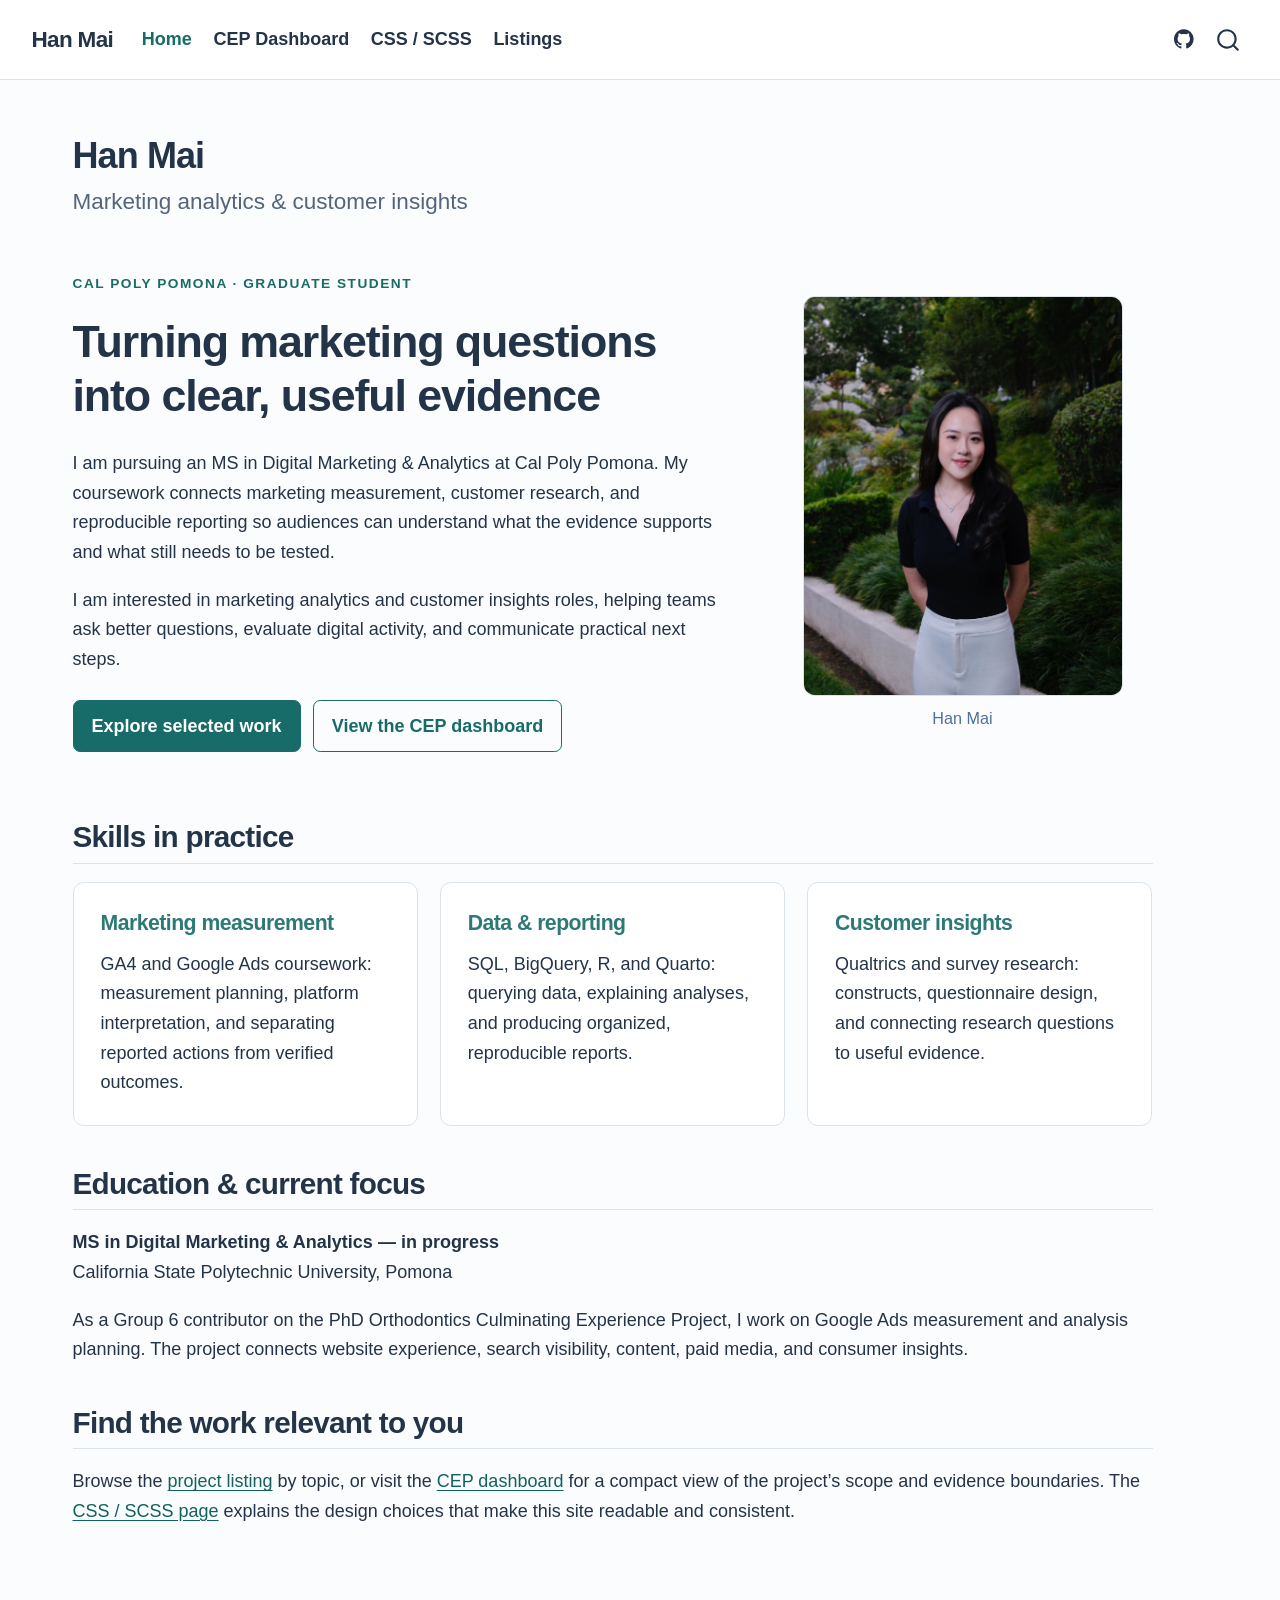
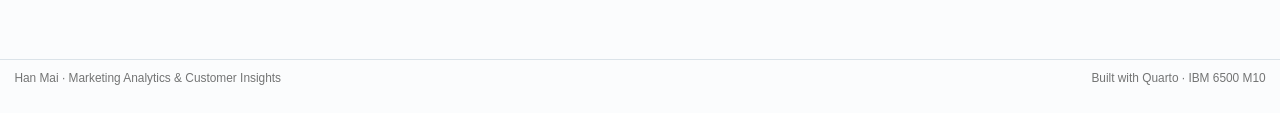
<file: docs/index.html>
<!DOCTYPE html>
<html xmlns="http://www.w3.org/1999/xhtml" lang="en" xml:lang="en"><head>

<meta charset="utf-8">
<meta name="generator" content="quarto-1.9.37">

<meta name="viewport" content="width=device-width, initial-scale=1.0, user-scalable=yes">


<title>Han Mai</title>
<style>
/* Default styles provided by pandoc.
** See https://pandoc.org/MANUAL.html#variables-for-html for config info.
*/
code{white-space: pre-wrap;}
span.smallcaps{font-variant: small-caps;}
div.columns{display: flex; gap: min(4vw, 1.5em);}
div.column{flex: auto; overflow-x: auto;}
div.hanging-indent{margin-left: 1.5em; text-indent: -1.5em;}
ul.task-list{list-style: none;}
ul.task-list li input[type="checkbox"] {
  width: 0.8em;
  margin: 0 0.8em 0.2em -1em; /* quarto-specific, see https://github.com/quarto-dev/quarto-cli/issues/4556 */ 
  vertical-align: middle;
}
</style>


<script src="site_libs/quarto-nav/quarto-nav.js"></script>
<script src="site_libs/quarto-nav/headroom.min.js"></script>
<script src="site_libs/clipboard/clipboard.min.js"></script>
<script src="site_libs/quarto-search/autocomplete.umd.js"></script>
<script src="site_libs/quarto-search/fuse.min.js"></script>
<script src="site_libs/quarto-search/quarto-search.js"></script>
<meta name="quarto:offset" content="./">
<script src="site_libs/quarto-html/quarto.js" type="module"></script>
<script src="site_libs/quarto-html/tabsets/tabsets.js" type="module"></script>
<script src="site_libs/quarto-html/popper.min.js"></script>
<script src="site_libs/quarto-html/tippy.umd.min.js"></script>
<script src="site_libs/quarto-html/anchor.min.js"></script>
<link href="site_libs/quarto-html/tippy.css" rel="stylesheet">
<link href="site_libs/quarto-html/quarto-syntax-highlighting-7f8f88aac4f3542376d5c11b86a4c14d.css" rel="stylesheet" id="quarto-text-highlighting-styles">
<script src="site_libs/bootstrap/bootstrap.min.js"></script>
<link href="site_libs/bootstrap/bootstrap-icons.css" rel="stylesheet">
<link href="site_libs/bootstrap/bootstrap-39aa322f392e66df6139e4dade48867c.min.css" rel="stylesheet" append-hash="true" id="quarto-bootstrap" data-mode="light">
<script id="quarto-search-options" type="application/json">{
  "location": "navbar",
  "copy-button": false,
  "collapse-after": 3,
  "panel-placement": "end",
  "type": "overlay",
  "limit": 50,
  "keyboard-shortcut": [
    "f",
    "/",
    "s"
  ],
  "show-item-context": false,
  "language": {
    "search-no-results-text": "No results",
    "search-matching-documents-text": "matching documents",
    "search-copy-link-title": "Copy link to search",
    "search-hide-matches-text": "Hide additional matches",
    "search-more-match-text": "more match in this document",
    "search-more-matches-text": "more matches in this document",
    "search-clear-button-title": "Clear",
    "search-text-placeholder": "",
    "search-detached-cancel-button-title": "Cancel",
    "search-submit-button-title": "Submit",
    "search-label": "Search"
  }
}</script>


</head>

<body class="nav-fixed quarto-light">

<div id="quarto-search-results"></div>
  <header id="quarto-header" class="headroom fixed-top">
    <nav class="navbar navbar-expand-lg " data-bs-theme="dark">
      <div class="navbar-container container-fluid">
      <div class="navbar-brand-container mx-auto">
    <a class="navbar-brand" href="./index.html">
    <span class="navbar-title">Han Mai</span>
    </a>
  </div>
            <div id="quarto-search" class="" title="Search"></div>
          <button class="navbar-toggler" type="button" data-bs-toggle="collapse" data-bs-target="#navbarCollapse" aria-controls="navbarCollapse" role="menu" aria-expanded="false" aria-label="Toggle navigation" onclick="if (window.quartoToggleHeadroom) { window.quartoToggleHeadroom(); }">
  <span class="navbar-toggler-icon"></span>
</button>
          <div class="collapse navbar-collapse" id="navbarCollapse">
            <ul class="navbar-nav navbar-nav-scroll me-auto">
  <li class="nav-item">
    <a class="nav-link active" href="./index.html" aria-current="page"> 
<span class="menu-text">Home</span></a>
  </li>  
  <li class="nav-item">
    <a class="nav-link" href="./cep-dashboard.html"> 
<span class="menu-text">CEP Dashboard</span></a>
  </li>  
  <li class="nav-item">
    <a class="nav-link" href="./scss.html"> 
<span class="menu-text">CSS / SCSS</span></a>
  </li>  
  <li class="nav-item">
    <a class="nav-link" href="./listings.html"> 
<span class="menu-text">Listings</span></a>
  </li>  
</ul>
            <ul class="navbar-nav navbar-nav-scroll ms-auto">
  <li class="nav-item compact">
    <a class="nav-link" href="https://github.com/hanamai111"> <i class="bi bi-github" role="img" aria-label="Han Mai on GitHub">
</i> 
<span class="menu-text"></span></a>
  </li>  
</ul>
          </div> <!-- /navcollapse -->
            <div class="quarto-navbar-tools">
</div>
      </div> <!-- /container-fluid -->
    </nav>
</header>
<!-- content -->
<div id="quarto-content" class="quarto-container page-columns page-rows-contents page-layout-full page-navbar">
<!-- sidebar -->
<!-- margin-sidebar -->
    
<!-- main -->
<main class="content column-page" id="quarto-document-content">

<header id="title-block-header" class="quarto-title-block default">
<div class="quarto-title">
<h1 class="title">Han Mai</h1>
<p class="subtitle lead">Marketing analytics &amp; customer insights</p>
</div>



<div class="quarto-title-meta column-page">

    
  
    
  </div>
  


</header>


<div class="hero-grid">
<div class="hero-copy">
<p><span class="eyebrow">CAL POLY POMONA · GRADUATE STUDENT</span></p>
<section id="turning-marketing-questions-into-clear-useful-evidence" class="level2 hero-heading">
<h2 class="hero-heading anchored" data-anchor-id="turning-marketing-questions-into-clear-useful-evidence">Turning marketing questions into clear, useful evidence</h2>
<p>I am pursuing an MS in Digital Marketing &amp; Analytics at Cal Poly Pomona. My coursework connects marketing measurement, customer research, and reproducible reporting so audiences can understand what the evidence supports and what still needs to be tested.</p>
<p>I am interested in marketing analytics and customer insights roles, helping teams ask better questions, evaluate digital activity, and communicate practical next steps.</p>
<p><a href="./listings.html" class="btn btn-primary">Explore selected work</a> <a href="./cep-dashboard.html" class="btn btn-outline-primary">View the CEP dashboard</a></p>
</section>
</div>
<div class="portrait-panel">
<div class="quarto-figure quarto-figure-center">
<figure class="figure">
<p><img src="assets/han-mai-headshot.jpeg" class="portrait img-fluid figure-img"></p>
<figcaption>Han Mai</figcaption>
</figure>
</div>
</div>
</div>
<section id="skills-in-practice" class="level2">
<h2 class="anchored" data-anchor-id="skills-in-practice">Skills in practice</h2>
<div class="feature-grid">
<section id="marketing-measurement" class="level3 portfolio-card">
<h3 class="anchored" data-anchor-id="marketing-measurement">Marketing measurement</h3>
<p>GA4 and Google Ads coursework: measurement planning, platform interpretation, and separating reported actions from verified outcomes.</p>
</section>
<section id="data-reporting" class="level3 portfolio-card">
<h3 class="anchored" data-anchor-id="data-reporting">Data &amp; reporting</h3>
<p>SQL, BigQuery, R, and Quarto: querying data, explaining analyses, and producing organized, reproducible reports.</p>
</section>
<section id="customer-insights" class="level3 portfolio-card">
<h3 class="anchored" data-anchor-id="customer-insights">Customer insights</h3>
<p>Qualtrics and survey research: constructs, questionnaire design, and connecting research questions to useful evidence.</p>
</section>
</div>
</section>
<section id="education-current-focus" class="level2">
<h2 class="anchored" data-anchor-id="education-current-focus">Education &amp; current focus</h2>
<p><strong>MS in Digital Marketing &amp; Analytics — in progress</strong><br>
California State Polytechnic University, Pomona</p>
<p>As a Group 6 contributor on the PhD Orthodontics Culminating Experience Project, I work on Google Ads measurement and analysis planning. The project connects website experience, search visibility, content, paid media, and consumer insights.</p>
</section>
<section id="find-the-work-relevant-to-you" class="level2">
<h2 class="anchored" data-anchor-id="find-the-work-relevant-to-you">Find the work relevant to you</h2>
<p>Browse the <a href="./listings.html">project listing</a> by topic, or visit the <a href="./cep-dashboard.html">CEP dashboard</a> for a compact view of the project’s scope and evidence boundaries. The <a href="./scss.html">CSS / SCSS page</a> explains the design choices that make this site readable and consistent.</p>


</section>

</main> <!-- /main -->
<script id="quarto-html-after-body" type="application/javascript">
  window.document.addEventListener("DOMContentLoaded", function (event) {
    const icon = "";
    const anchorJS = new window.AnchorJS();
    anchorJS.options = {
      placement: 'right',
      icon: icon
    };
    anchorJS.add('.anchored');
    const isCodeAnnotation = (el) => {
      for (const clz of el.classList) {
        if (clz.startsWith('code-annotation-')) {                     
          return true;
        }
      }
      return false;
    }
    const onCopySuccess = function(e) {
      // button target
      const button = e.trigger;
      // don't keep focus
      button.blur();
      // flash "checked"
      button.classList.add('code-copy-button-checked');
      var currentTitle = button.getAttribute("title");
      button.setAttribute("title", "Copied!");
      let tooltip;
      if (window.bootstrap) {
        button.setAttribute("data-bs-toggle", "tooltip");
        button.setAttribute("data-bs-placement", "left");
        button.setAttribute("data-bs-title", "Copied!");
        tooltip = new bootstrap.Tooltip(button, 
          { trigger: "manual", 
            customClass: "code-copy-button-tooltip",
            offset: [0, -8]});
        tooltip.show();    
      }
      setTimeout(function() {
        if (tooltip) {
          tooltip.hide();
          button.removeAttribute("data-bs-title");
          button.removeAttribute("data-bs-toggle");
          button.removeAttribute("data-bs-placement");
        }
        button.setAttribute("title", currentTitle);
        button.classList.remove('code-copy-button-checked');
      }, 1000);
      // clear code selection
      e.clearSelection();
    }
    const getTextToCopy = function(trigger) {
      const outerScaffold = trigger.parentElement.cloneNode(true);
      const codeEl = outerScaffold.querySelector('code');
      for (const childEl of codeEl.children) {
        if (isCodeAnnotation(childEl)) {
          childEl.remove();
        }
      }
      return codeEl.innerText;
    }
    const clipboard = new window.ClipboardJS('.code-copy-button:not([data-in-quarto-modal])', {
      text: getTextToCopy
    });
    clipboard.on('success', onCopySuccess);
    if (window.document.getElementById('quarto-embedded-source-code-modal')) {
      const clipboardModal = new window.ClipboardJS('.code-copy-button[data-in-quarto-modal]', {
        text: getTextToCopy,
        container: window.document.getElementById('quarto-embedded-source-code-modal')
      });
      clipboardModal.on('success', onCopySuccess);
    }
      var localhostRegex = new RegExp(/^(?:http|https):\/\/localhost\:?[0-9]*\//);
      var mailtoRegex = new RegExp(/^mailto:/);
        var filterRegex = new RegExp('/' + window.location.host + '/');
      var isInternal = (href) => {
          return filterRegex.test(href) || localhostRegex.test(href) || mailtoRegex.test(href);
      }
      // Inspect non-navigation links and adorn them if external
     var links = window.document.querySelectorAll('a[href]:not(.nav-link):not(.navbar-brand):not(.toc-action):not(.sidebar-link):not(.sidebar-item-toggle):not(.pagination-link):not(.no-external):not([aria-hidden]):not(.dropdown-item):not(.quarto-navigation-tool):not(.about-link)');
      for (var i=0; i<links.length; i++) {
        const link = links[i];
        if (!isInternal(link.href)) {
          // undo the damage that might have been done by quarto-nav.js in the case of
          // links that we want to consider external
          if (link.dataset.originalHref !== undefined) {
            link.href = link.dataset.originalHref;
          }
            // target, if specified
            link.setAttribute("target", "_blank");
            if (link.getAttribute("rel") === null) {
              link.setAttribute("rel", "noopener");
            }
        }
      }
    function tippyHover(el, contentFn, onTriggerFn, onUntriggerFn) {
      const config = {
        allowHTML: true,
        maxWidth: 500,
        delay: 100,
        arrow: false,
        appendTo: function(el) {
            return el.parentElement;
        },
        interactive: true,
        interactiveBorder: 10,
        theme: 'quarto',
        placement: 'bottom-start',
      };
      if (contentFn) {
        config.content = contentFn;
      }
      if (onTriggerFn) {
        config.onTrigger = onTriggerFn;
      }
      if (onUntriggerFn) {
        config.onUntrigger = onUntriggerFn;
      }
      window.tippy(el, config); 
    }
    const noterefs = window.document.querySelectorAll('a[role="doc-noteref"]');
    for (var i=0; i<noterefs.length; i++) {
      const ref = noterefs[i];
      tippyHover(ref, function() {
        // use id or data attribute instead here
        let href = ref.getAttribute('data-footnote-href') || ref.getAttribute('href');
        try { href = new URL(href).hash; } catch {}
        const id = href.replace(/^#\/?/, "");
        const note = window.document.getElementById(id);
        if (note) {
          return note.innerHTML;
        } else {
          return "";
        }
      });
    }
    const xrefs = window.document.querySelectorAll('a.quarto-xref');
    const processXRef = (id, note) => {
      // Strip column container classes
      const stripColumnClz = (el) => {
        el.classList.remove("page-full", "page-columns");
        if (el.children) {
          for (const child of el.children) {
            stripColumnClz(child);
          }
        }
      }
      stripColumnClz(note)
      if (id === null || id.startsWith('sec-')) {
        // Special case sections, only their first couple elements
        const container = document.createElement("div");
        if (note.children && note.children.length > 2) {
          container.appendChild(note.children[0].cloneNode(true));
          for (let i = 1; i < note.children.length; i++) {
            const child = note.children[i];
            if (child.tagName === "P" && child.innerText === "") {
              continue;
            } else {
              container.appendChild(child.cloneNode(true));
              break;
            }
          }
          if (window.Quarto?.typesetMath) {
            window.Quarto.typesetMath(container);
          }
          return container.innerHTML
        } else {
          if (window.Quarto?.typesetMath) {
            window.Quarto.typesetMath(note);
          }
          return note.innerHTML;
        }
      } else {
        // Remove any anchor links if they are present
        const anchorLink = note.querySelector('a.anchorjs-link');
        if (anchorLink) {
          anchorLink.remove();
        }
        if (window.Quarto?.typesetMath) {
          window.Quarto.typesetMath(note);
        }
        if (note.classList.contains("callout")) {
          return note.outerHTML;
        } else {
          return note.innerHTML;
        }
      }
    }
    for (var i=0; i<xrefs.length; i++) {
      const xref = xrefs[i];
      tippyHover(xref, undefined, function(instance) {
        instance.disable();
        let url = xref.getAttribute('href');
        let hash = undefined; 
        if (url.startsWith('#')) {
          hash = url;
        } else {
          try { hash = new URL(url).hash; } catch {}
        }
        if (hash) {
          const id = hash.replace(/^#\/?/, "");
          const note = window.document.getElementById(id);
          if (note !== null) {
            try {
              const html = processXRef(id, note.cloneNode(true));
              instance.setContent(html);
            } finally {
              instance.enable();
              instance.show();
            }
          } else {
            // See if we can fetch this
            fetch(url.split('#')[0])
            .then(res => res.text())
            .then(html => {
              const parser = new DOMParser();
              const htmlDoc = parser.parseFromString(html, "text/html");
              const note = htmlDoc.getElementById(id);
              if (note !== null) {
                const html = processXRef(id, note);
                instance.setContent(html);
              } 
            }).finally(() => {
              instance.enable();
              instance.show();
            });
          }
        } else {
          // See if we can fetch a full url (with no hash to target)
          // This is a special case and we should probably do some content thinning / targeting
          fetch(url)
          .then(res => res.text())
          .then(html => {
            const parser = new DOMParser();
            const htmlDoc = parser.parseFromString(html, "text/html");
            const note = htmlDoc.querySelector('main.content');
            if (note !== null) {
              // This should only happen for chapter cross references
              // (since there is no id in the URL)
              // remove the first header
              if (note.children.length > 0 && note.children[0].tagName === "HEADER") {
                note.children[0].remove();
              }
              const html = processXRef(null, note);
              instance.setContent(html);
            } 
          }).finally(() => {
            instance.enable();
            instance.show();
          });
        }
      }, function(instance) {
      });
    }
        let selectedAnnoteEl;
        const selectorForAnnotation = ( cell, annotation) => {
          let cellAttr = 'data-code-cell="' + cell + '"';
          let lineAttr = 'data-code-annotation="' +  annotation + '"';
          const selector = 'span[' + cellAttr + '][' + lineAttr + ']';
          return selector;
        }
        const selectCodeLines = (annoteEl) => {
          const doc = window.document;
          const targetCell = annoteEl.getAttribute("data-target-cell");
          const targetAnnotation = annoteEl.getAttribute("data-target-annotation");
          const annoteSpan = window.document.querySelector(selectorForAnnotation(targetCell, targetAnnotation));
          const lines = annoteSpan.getAttribute("data-code-lines").split(",");
          const lineIds = lines.map((line) => {
            return targetCell + "-" + line;
          })
          let top = null;
          let height = null;
          let parent = null;
          if (lineIds.length > 0) {
              //compute the position of the single el (top and bottom and make a div)
              const el = window.document.getElementById(lineIds[0]);
              top = el.offsetTop;
              height = el.offsetHeight;
              parent = el.parentElement.parentElement;
            if (lineIds.length > 1) {
              const lastEl = window.document.getElementById(lineIds[lineIds.length - 1]);
              const bottom = lastEl.offsetTop + lastEl.offsetHeight;
              height = bottom - top;
            }
            if (top !== null && height !== null && parent !== null) {
              // cook up a div (if necessary) and position it 
              let div = window.document.getElementById("code-annotation-line-highlight");
              if (div === null) {
                div = window.document.createElement("div");
                div.setAttribute("id", "code-annotation-line-highlight");
                div.style.position = 'absolute';
                parent.appendChild(div);
              }
              div.style.top = top - 2 + "px";
              div.style.height = height + 4 + "px";
              div.style.left = 0;
              let gutterDiv = window.document.getElementById("code-annotation-line-highlight-gutter");
              if (gutterDiv === null) {
                gutterDiv = window.document.createElement("div");
                gutterDiv.setAttribute("id", "code-annotation-line-highlight-gutter");
                gutterDiv.style.position = 'absolute';
                const codeCell = window.document.getElementById(targetCell);
                const gutter = codeCell.querySelector('.code-annotation-gutter');
                gutter.appendChild(gutterDiv);
              }
              gutterDiv.style.top = top - 2 + "px";
              gutterDiv.style.height = height + 4 + "px";
            }
            selectedAnnoteEl = annoteEl;
          }
        };
        const unselectCodeLines = () => {
          const elementsIds = ["code-annotation-line-highlight", "code-annotation-line-highlight-gutter"];
          elementsIds.forEach((elId) => {
            const div = window.document.getElementById(elId);
            if (div) {
              div.remove();
            }
          });
          selectedAnnoteEl = undefined;
        };
          // Handle positioning of the toggle
      window.addEventListener(
        "resize",
        throttle(() => {
          elRect = undefined;
          if (selectedAnnoteEl) {
            selectCodeLines(selectedAnnoteEl);
          }
        }, 10)
      );
      function throttle(fn, ms) {
      let throttle = false;
      let timer;
        return (...args) => {
          if(!throttle) { // first call gets through
              fn.apply(this, args);
              throttle = true;
          } else { // all the others get throttled
              if(timer) clearTimeout(timer); // cancel #2
              timer = setTimeout(() => {
                fn.apply(this, args);
                timer = throttle = false;
              }, ms);
          }
        };
      }
        // Attach click handler to the DT
        const annoteDls = window.document.querySelectorAll('dt[data-target-cell]');
        for (const annoteDlNode of annoteDls) {
          annoteDlNode.addEventListener('click', (event) => {
            const clickedEl = event.target;
            if (clickedEl !== selectedAnnoteEl) {
              unselectCodeLines();
              const activeEl = window.document.querySelector('dt[data-target-cell].code-annotation-active');
              if (activeEl) {
                activeEl.classList.remove('code-annotation-active');
              }
              selectCodeLines(clickedEl);
              clickedEl.classList.add('code-annotation-active');
            } else {
              // Unselect the line
              unselectCodeLines();
              clickedEl.classList.remove('code-annotation-active');
            }
          });
        }
    const findCites = (el) => {
      const parentEl = el.parentElement;
      if (parentEl) {
        const cites = parentEl.dataset.cites;
        if (cites) {
          return {
            el,
            cites: cites.split(' ')
          };
        } else {
          return findCites(el.parentElement)
        }
      } else {
        return undefined;
      }
    };
    var bibliorefs = window.document.querySelectorAll('a[role="doc-biblioref"]');
    for (var i=0; i<bibliorefs.length; i++) {
      const ref = bibliorefs[i];
      const citeInfo = findCites(ref);
      if (citeInfo) {
        tippyHover(citeInfo.el, function() {
          var popup = window.document.createElement('div');
          citeInfo.cites.forEach(function(cite) {
            var citeDiv = window.document.createElement('div');
            citeDiv.classList.add('hanging-indent');
            citeDiv.classList.add('csl-entry');
            var biblioDiv = window.document.getElementById('ref-' + cite);
            if (biblioDiv) {
              citeDiv.innerHTML = biblioDiv.innerHTML;
            }
            popup.appendChild(citeDiv);
          });
          return popup.innerHTML;
        });
      }
    }
  });
  </script>
</div> <!-- /content -->
<footer class="footer">
  <div class="nav-footer">
    <div class="nav-footer-left">
<p>Han Mai · Marketing Analytics &amp; Customer Insights</p>
</div>   
    <div class="nav-footer-center">
      &nbsp;
    </div>
    <div class="nav-footer-right">
<p>Built with Quarto · IBM 6500 M10</p>
</div>
  </div>
</footer>




</body></html>
</file>
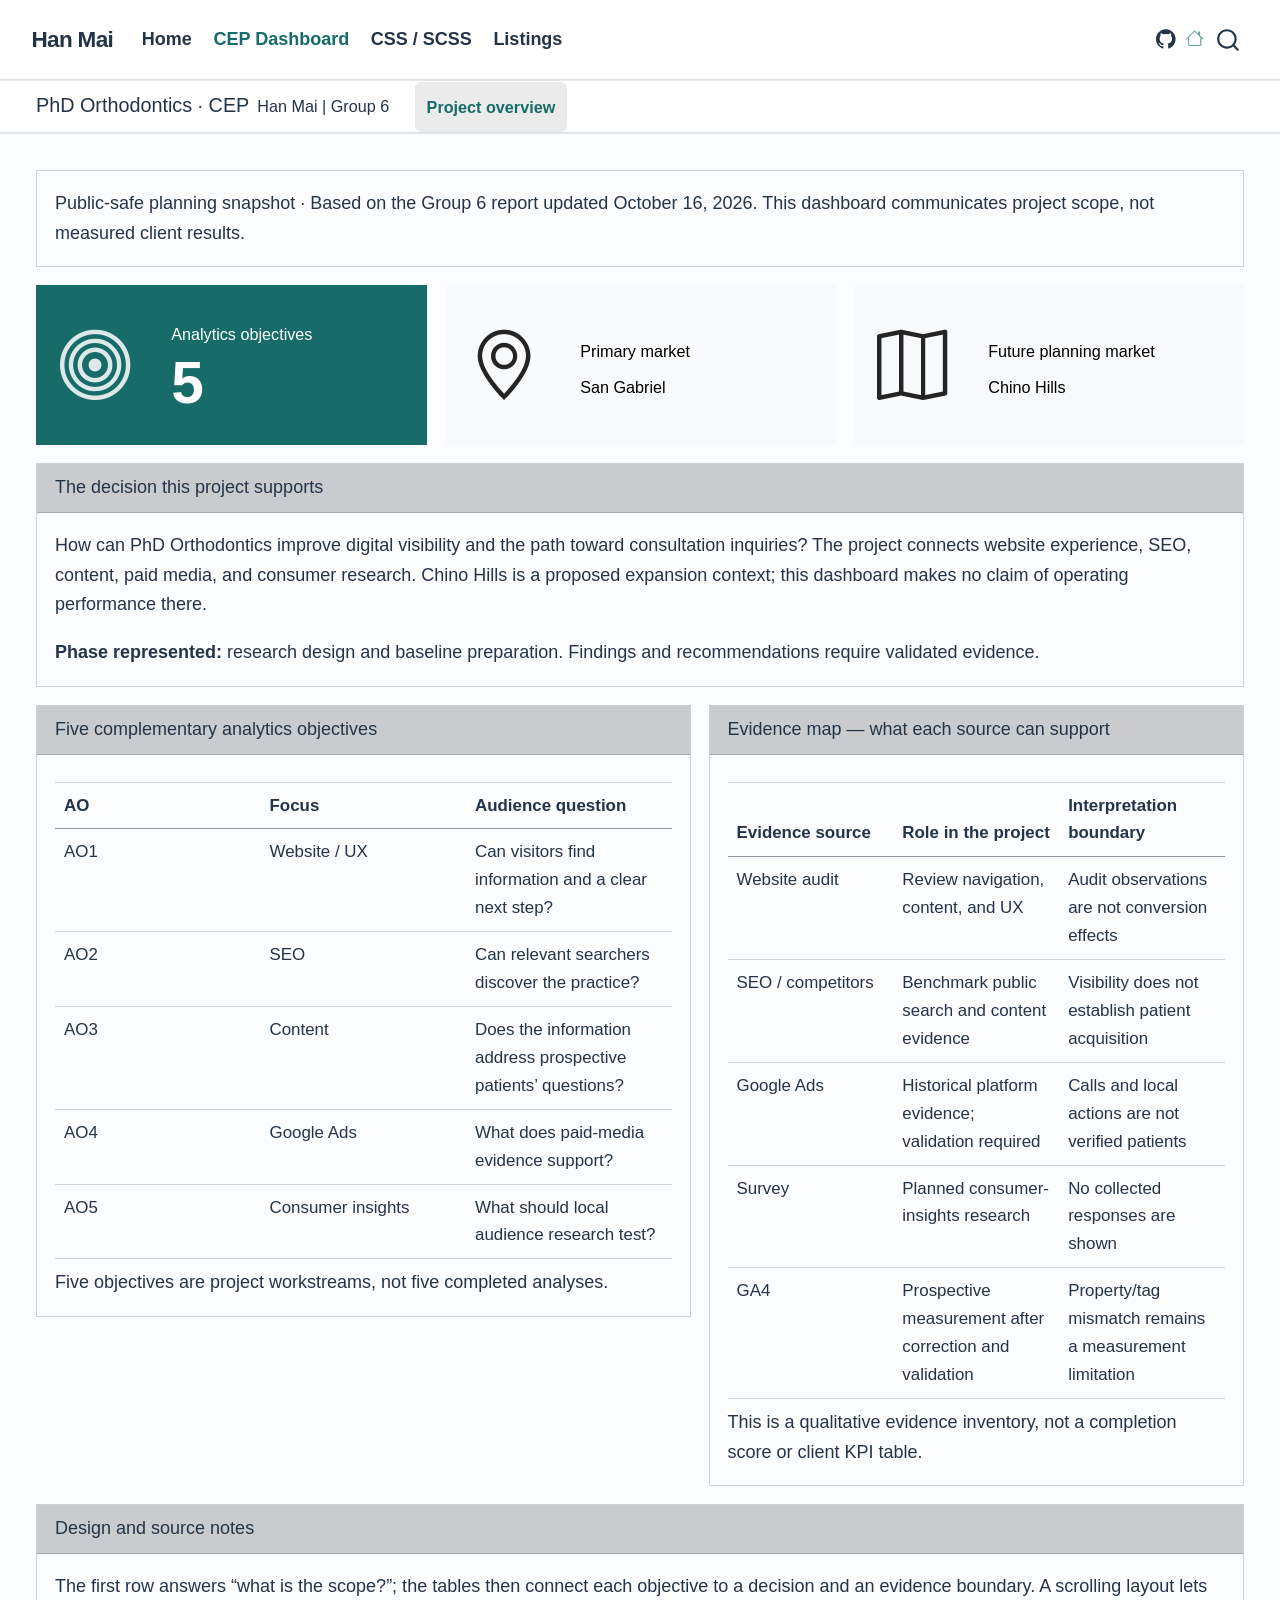
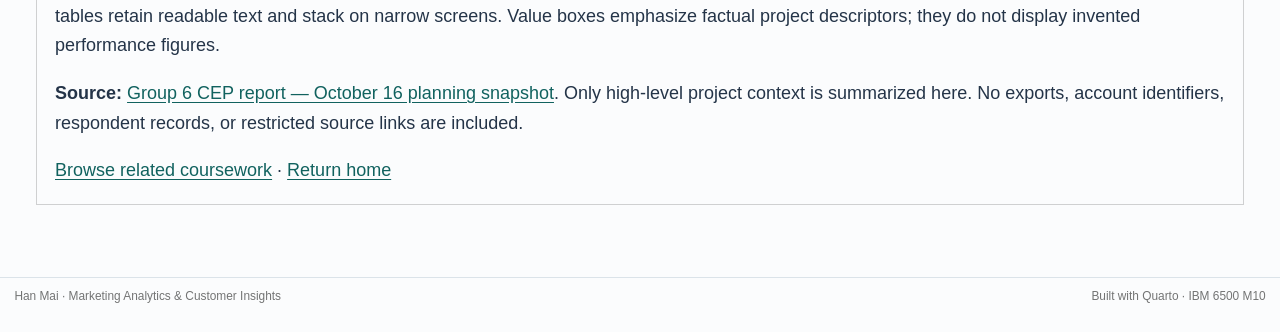
<file: docs/cep-dashboard.html>
<!DOCTYPE html>
<html xmlns="http://www.w3.org/1999/xhtml" lang="en" xml:lang="en"><head>

<meta charset="utf-8">
<meta name="generator" content="quarto-1.9.37">

<meta name="viewport" content="width=device-width, initial-scale=1.0, user-scalable=yes">

<meta name="author" content="Han Mai | Group 6">

<title>PhD Orthodontics · CEP – Han Mai</title>
<style>
/* Default styles provided by pandoc.
** See https://pandoc.org/MANUAL.html#variables-for-html for config info.
*/
code{white-space: pre-wrap;}
span.smallcaps{font-variant: small-caps;}
div.columns{display: flex; gap: min(4vw, 1.5em);}
div.column{flex: auto; overflow-x: auto;}
div.hanging-indent{margin-left: 1.5em; text-indent: -1.5em;}
ul.task-list{list-style: none;}
ul.task-list li input[type="checkbox"] {
  width: 0.8em;
  margin: 0 0.8em 0.2em -1em; /* quarto-specific, see https://github.com/quarto-dev/quarto-cli/issues/4556 */ 
  vertical-align: middle;
}
</style>


<script src="site_libs/quarto-nav/quarto-nav.js"></script>
<script src="site_libs/quarto-nav/headroom.min.js"></script>
<script src="site_libs/clipboard/clipboard.min.js"></script>
<script src="site_libs/quarto-search/autocomplete.umd.js"></script>
<script src="site_libs/quarto-search/fuse.min.js"></script>
<script src="site_libs/quarto-search/quarto-search.js"></script>
<meta name="quarto:offset" content="./">
<script src="site_libs/quarto-html/quarto.js" type="module"></script>
<script src="site_libs/quarto-html/tabsets/tabsets.js" type="module"></script>
<script src="site_libs/quarto-html/popper.min.js"></script>
<script src="site_libs/quarto-html/tippy.umd.min.js"></script>
<script src="site_libs/quarto-html/anchor.min.js"></script>
<link href="site_libs/quarto-html/tippy.css" rel="stylesheet">
<link href="site_libs/quarto-html/quarto-syntax-highlighting-7f8f88aac4f3542376d5c11b86a4c14d.css" rel="stylesheet" class="quarto-color-scheme" id="quarto-text-highlighting-styles">
<link href="site_libs/quarto-html/quarto-syntax-highlighting-dark-d0ae9245876894da5ac7e18953ecc5cc.css" rel="stylesheet" class="quarto-color-scheme quarto-color-alternate" id="quarto-text-highlighting-styles">
<link href="site_libs/quarto-html/quarto-syntax-highlighting-7f8f88aac4f3542376d5c11b86a4c14d.css" rel="stylesheet" class="quarto-color-scheme-extra" id="quarto-text-highlighting-styles">
<script src="site_libs/bootstrap/bootstrap.min.js"></script>
<link href="site_libs/bootstrap/bootstrap-icons.css" rel="stylesheet">
<link href="site_libs/bootstrap/bootstrap-081c698367bab5903548dfac151cfe1a.min.css" rel="stylesheet" append-hash="true" class="quarto-color-scheme" id="quarto-bootstrap" data-mode="light">
<link href="site_libs/bootstrap/bootstrap-dark-081c698367bab5903548dfac151cfe1a.min.css" rel="stylesheet" append-hash="true" class="quarto-color-scheme quarto-color-alternate" id="quarto-bootstrap" data-mode="light">
<link href="site_libs/bootstrap/bootstrap-081c698367bab5903548dfac151cfe1a.min.css" rel="stylesheet" append-hash="true" class="quarto-color-scheme-extra" id="quarto-bootstrap" data-mode="light">
<script src="site_libs/quarto-dashboard/quarto-dashboard.js"></script>
<script src="site_libs/quarto-dashboard/stickythead.js"></script>



<script src="site_libs/quarto-dashboard/web-components.js" type="module"></script>
<script src="site_libs/quarto-dashboard/components.js"></script>

<script id="quarto-search-options" type="application/json">{
  "location": "navbar",
  "copy-button": false,
  "collapse-after": 3,
  "panel-placement": "end",
  "type": "overlay",
  "limit": 50,
  "keyboard-shortcut": [
    "f",
    "/",
    "s"
  ],
  "show-item-context": false,
  "language": {
    "search-no-results-text": "No results",
    "search-matching-documents-text": "matching documents",
    "search-copy-link-title": "Copy link to search",
    "search-hide-matches-text": "Hide additional matches",
    "search-more-match-text": "more match in this document",
    "search-more-matches-text": "more matches in this document",
    "search-clear-button-title": "Clear",
    "search-text-placeholder": "",
    "search-detached-cancel-button-title": "Cancel",
    "search-submit-button-title": "Submit",
    "search-label": "Search"
  }
}</script>


</head>

<body class="quarto-dashboard nav-fixed fullcontent quarto-light">


<div id="quarto-search-results"></div>
  <header id="quarto-header" class="headroom fixed-top">
    <nav class="navbar navbar-expand-lg " data-bs-theme="dark">
      <div class="navbar-container container-fluid">
      <div class="navbar-brand-container mx-auto">
    <a class="navbar-brand" href="./index.html">
    <span class="navbar-title">Han Mai</span>
    </a>
  </div>
            <div id="quarto-search" class="" title="Search"></div>
          <button class="navbar-toggler" type="button" data-bs-toggle="collapse" data-bs-target="#navbarCollapse" aria-controls="navbarCollapse" role="menu" aria-expanded="false" aria-label="Toggle navigation" onclick="if (window.quartoToggleHeadroom) { window.quartoToggleHeadroom(); }">
  <span class="navbar-toggler-icon"></span>
</button>
          <div class="collapse navbar-collapse" id="navbarCollapse">
            <ul class="navbar-nav navbar-nav-scroll me-auto">
  <li class="nav-item">
    <a class="nav-link" href="./index.html"> 
<span class="menu-text">Home</span></a>
  </li>  
  <li class="nav-item">
    <a class="nav-link active" href="./cep-dashboard.html" aria-current="page"> 
<span class="menu-text">CEP Dashboard</span></a>
  </li>  
  <li class="nav-item">
    <a class="nav-link" href="./scss.html"> 
<span class="menu-text">CSS / SCSS</span></a>
  </li>  
  <li class="nav-item">
    <a class="nav-link" href="./listings.html"> 
<span class="menu-text">Listings</span></a>
  </li>  
</ul>
            <ul class="navbar-nav navbar-nav-scroll ms-auto">
  <li class="nav-item compact">
    <a class="nav-link" href="https://github.com/hanamai111"> <i class="bi bi-github" role="img" aria-label="Han Mai on GitHub">
</i> 
<span class="menu-text"></span></a>
  </li>  
</ul>
          <div class="quarto-dashboard-links"><a class="quarto-dashboard-link" href="index.html" aria-label="Return to portfolio home"><i class="bi bi-house"></i></a></div></div> <!-- /navcollapse -->
            <div class="quarto-navbar-tools">
</div>
      </div> <!-- /container-fluid -->
    </nav>
<header id="quarto-dashboard-header">
<nav class="navbar navbar-expand-md slim" data-bs-theme="dark">
  <div class="navbar-container container-fluid">
    <button class="navbar-toggler" type="button" data-bs-toggle="collapse" data-bs-target="#dashboard-collapse" aria-controls="dashboard-collapse" aria-expanded="false" aria-label="Toggle navigation">
      <span class="navbar-toggler-icon"></span>
    </button>    


    <div class="navbar-brand-container">


      <div class="navbar-title">
        <div class="navbar-title-text"><a href="#">PhD Orthodontics · CEP</a></div>
        
        <div class="navbar-author">Han Mai | Group 6</div>
      </div>
    </div>
<div id="dashboard-collapse" class="navbar-collapse collapse"><ul class="navbar-nav navbar-nav-scroll me-auto" role="tablist"><li class="nav-item" role="presentation"><a id="tab-project-overview" class="nav-link active" data-bs-toggle="tab" role="tab" data-bs-target="#project-overview" data-scrolling="true" href="#project-overview" aria-controls="project-overview" aria-selected="true"><span class="nav-link-text">Project overview</span></a></li></ul></div></div>
</nav>
</header></header>
<!-- content -->
<div id="quarto-content" class="quarto-container page-layout-custom page-navbar quarto-dashboard-content bslib-gap-spacing html-fill-container dashboard-scrolling quarto-dashboard-pages">
<!-- sidebar -->
<!-- margin-sidebar -->
<!-- main -->

<div class="bslib-grid-item html-fill-item tab-content bslib-grid" data-layout="flow" style="display: grid; grid-template-rows: minmax(3em, 1fr); grid-auto-columns: minmax(0, 1fr);">
<div id="project-overview" class="dashboard-page tab-pane show active html-fill-item html-fill-container" data-orientation="rows" aria-labelledby="tab-project-overview">
<div class="html-fill-item html-fill-container bslib-grid" style="display: grid; grid-template-rows: minmax(3em, max-content) minmax(3em, max-content) minmax(3em, max-content) minmax(3em, 1fr) minmax(3em, max-content); grid-auto-columns: minmax(0, 1fr);">
<div class="card html-fill-item html-fill-container bslib-card" data-fill="false" data-bslib-card-init="" data-require-bs-caller="card()">
<div class="card-body html-fill-item html-fill-container">
<p>Public-safe planning snapshot · Based on the Group 6 report updated October 16, 2026. This dashboard communicates project scope, not measured client results.</p>
</div>
<script data-bslib-card-init="">bslib.Card.initializeAllCards();</script></div>
<div class="flow bslib-grid" data-layout="flow" style="display: grid; grid-template-columns: minmax(3em, 1fr) minmax(3em, 1fr) minmax(3em, 1fr);
grid-auto-rows: minmax(0, 1fr);">
<div class="card valuebox scope-count html-fill-item html-fill-container bslib-card bslib-value-box showcase-left-center" data-bslib-card-init="" data-require-bs-caller="card()" style=" background: #176b68;">
<div class="card-body html-fill-item html-fill-container">
<div class="html-fill-item html-fill-container value-box-grid">
<div class="value-box-showcase html-fill-item html-fill-container">

<i class="bi bi-bullseye"></i></div>
<div class="value-box-area">
<p class="value-box-title">
<p>Analytics objectives</p>
</p>
<p class="value-box-value">
5
</p>
</div>
</div>
</div>
<script data-bslib-card-init="">bslib.Card.initializeAllCards();</script></div><div class="card valuebox html-fill-item html-fill-container bslib-card bslib-value-box bg-light showcase-left-center" data-bslib-card-init="" data-require-bs-caller="card()">
<div class="card-body html-fill-item html-fill-container">
<div class="html-fill-item html-fill-container value-box-grid">
<div class="value-box-showcase html-fill-item html-fill-container">

<i class="bi bi-geo-alt"></i></div>
<div class="value-box-area">
<p class="value-box-title">
<p>Primary market</p>
</p>
<p class="value-box-value">
<p>San Gabriel</p>
</p>
</div>
</div>
</div>
<script data-bslib-card-init="">bslib.Card.initializeAllCards();</script></div><div class="card valuebox html-fill-item html-fill-container bslib-card bslib-value-box bg-light showcase-left-center" data-bslib-card-init="" data-require-bs-caller="card()">
<div class="card-body html-fill-item html-fill-container">
<div class="html-fill-item html-fill-container value-box-grid">
<div class="value-box-showcase html-fill-item html-fill-container">

<i class="bi bi-map"></i></div>
<div class="value-box-area">
<p class="value-box-title">
<p>Future planning market</p>
</p>
<p class="value-box-value">
<p>Chino Hills</p>
</p>
</div>
</div>
</div>
<script data-bslib-card-init="">bslib.Card.initializeAllCards();</script></div>
</div>
<div class="flow bslib-grid" data-layout="flow" style="display: grid; grid-template-columns: minmax(3em, 1fr);
grid-auto-rows: minmax(0, 1fr);">
<div class="card html-fill-item html-fill-container bslib-card" data-title="The decision this project supports" data-fill="false" data-bslib-card-init="" data-require-bs-caller="card()">
<div class="card-header"><div class="card-title"><span style="display: inline">
The decision this project supports
</span></div></div>
<div class="card-body html-fill-item html-fill-container">
<p>How can PhD Orthodontics improve digital visibility and the path toward consultation inquiries? The project connects website experience, SEO, content, paid media, and consumer research. Chino Hills is a proposed expansion context; this dashboard makes no claim of operating performance there.</p>
<p><strong>Phase represented:</strong> research design and baseline preparation. Findings and recommendations require validated evidence.</p>
</div>
<script data-bslib-card-init="">bslib.Card.initializeAllCards();</script></div>
</div>
<div class="flow bslib-grid" data-layout="flow" style="display: grid; grid-template-columns: minmax(3em, 55fr) minmax(3em, 45fr);
grid-auto-rows: minmax(0, 1fr);">
<div class="html-fill-item html-fill-container bslib-grid" style="display: grid; grid-template-rows: minmax(3em, max-content); grid-auto-columns: minmax(0, 1fr);">
<div class="card html-fill-item html-fill-container bslib-card" data-title="Five complementary analytics objectives" data-fill="false" data-bslib-card-init="" data-require-bs-caller="card()">
<div class="card-header"><div class="card-title"><span style="display: inline">
Five complementary analytics objectives
</span></div></div>
<div class="card-body html-fill-item html-fill-container">
<table class="caption-top table">
<colgroup>
<col style="width: 33%">
<col style="width: 33%">
<col style="width: 33%">
</colgroup>
<thead>
<tr class="header">
<th style="text-align: left;">AO</th>
<th style="text-align: left;">Focus</th>
<th style="text-align: left;">Audience question</th>
</tr>
</thead>
<tbody>
<tr class="odd">
<td style="text-align: left;">AO1</td>
<td style="text-align: left;">Website / UX</td>
<td style="text-align: left;">Can visitors find information and a clear next step?</td>
</tr>
<tr class="even">
<td style="text-align: left;">AO2</td>
<td style="text-align: left;">SEO</td>
<td style="text-align: left;">Can relevant searchers discover the practice?</td>
</tr>
<tr class="odd">
<td style="text-align: left;">AO3</td>
<td style="text-align: left;">Content</td>
<td style="text-align: left;">Does the information address prospective patients’ questions?</td>
</tr>
<tr class="even">
<td style="text-align: left;">AO4</td>
<td style="text-align: left;">Google Ads</td>
<td style="text-align: left;">What does paid-media evidence support?</td>
</tr>
<tr class="odd">
<td style="text-align: left;">AO5</td>
<td style="text-align: left;">Consumer insights</td>
<td style="text-align: left;">What should local audience research test?</td>
</tr>
</tbody>
</table>
<p>Five objectives are project workstreams, not five completed analyses.</p>
</div>
<script data-bslib-card-init="">bslib.Card.initializeAllCards();</script></div>
</div><div class="html-fill-item html-fill-container bslib-grid" style="display: grid; grid-template-rows: minmax(3em, max-content); grid-auto-columns: minmax(0, 1fr);">
<div class="card html-fill-item html-fill-container bslib-card" data-title="Evidence map — what each source can support" data-fill="false" data-bslib-card-init="" data-require-bs-caller="card()">
<div class="card-header"><div class="card-title"><span style="display: inline">
Evidence map — what each source can support
</span></div></div>
<div class="card-body html-fill-item html-fill-container">
<table class="caption-top table">
<colgroup>
<col style="width: 33%">
<col style="width: 33%">
<col style="width: 33%">
</colgroup>
<thead>
<tr class="header">
<th style="text-align: left;">Evidence source</th>
<th style="text-align: left;">Role in the project</th>
<th style="text-align: left;">Interpretation boundary</th>
</tr>
</thead>
<tbody>
<tr class="odd">
<td style="text-align: left;">Website audit</td>
<td style="text-align: left;">Review navigation, content, and UX</td>
<td style="text-align: left;">Audit observations are not conversion effects</td>
</tr>
<tr class="even">
<td style="text-align: left;">SEO / competitors</td>
<td style="text-align: left;">Benchmark public search and content evidence</td>
<td style="text-align: left;">Visibility does not establish patient acquisition</td>
</tr>
<tr class="odd">
<td style="text-align: left;">Google Ads</td>
<td style="text-align: left;">Historical platform evidence; validation required</td>
<td style="text-align: left;">Calls and local actions are not verified patients</td>
</tr>
<tr class="even">
<td style="text-align: left;">Survey</td>
<td style="text-align: left;">Planned consumer-insights research</td>
<td style="text-align: left;">No collected responses are shown</td>
</tr>
<tr class="odd">
<td style="text-align: left;">GA4</td>
<td style="text-align: left;">Prospective measurement after correction and validation</td>
<td style="text-align: left;">Property/tag mismatch remains a measurement limitation</td>
</tr>
</tbody>
</table>
<p>This is a qualitative evidence inventory, not a completion score or client KPI table.</p>
</div>
<script data-bslib-card-init="">bslib.Card.initializeAllCards();</script></div>
</div>
</div>
<div class="flow bslib-grid" data-layout="flow" style="display: grid; grid-template-columns: minmax(3em, 1fr);
grid-auto-rows: minmax(0, 1fr);">
<div class="card html-fill-item html-fill-container bslib-card" data-title="Design and source notes" data-fill="false" data-bslib-card-init="" data-require-bs-caller="card()">
<div class="card-header"><div class="card-title"><span style="display: inline">
Design and source notes
</span></div></div>
<div class="card-body html-fill-item html-fill-container">
<p>The first row answers “what is the scope?”; the tables then connect each objective to a decision and an evidence boundary. A scrolling layout lets tables retain readable text and stack on narrow screens. Value boxes emphasize factual project descriptors; they do not display invented performance figures.</p>
<p><strong>Source:</strong> <a href="https://sheilaaa0312.github.io/Group-6-PhD-Orthodontics/cep-group-6-report.html#analytics-objectives">Group 6 CEP report — October 16 planning snapshot</a>. Only high-level project context is summarized here. No exports, account identifiers, respondent records, or restricted source links are included.</p>
<p><a href="./listings.html">Browse related coursework</a> · <a href="./index.html">Return home</a></p>
</div>
<script data-bslib-card-init="">bslib.Card.initializeAllCards();</script></div><div id="3ade8a4a-fb1d-4a6c-8409-ac45482d5fc9" class="hidden html-fill-item html-fill-container">

</div>
</div>
</div>
</div>
</div>


<script id="quarto-html-after-body" type="application/javascript">
  window.document.addEventListener("DOMContentLoaded", function (event) {
    const icon = "";
    const anchorJS = new window.AnchorJS();
    anchorJS.options = {
      placement: 'right',
      icon: icon
    };
    anchorJS.add('.anchored');
    const isCodeAnnotation = (el) => {
      for (const clz of el.classList) {
        if (clz.startsWith('code-annotation-')) {                     
          return true;
        }
      }
      return false;
    }
    const onCopySuccess = function(e) {
      // button target
      const button = e.trigger;
      // don't keep focus
      button.blur();
      // flash "checked"
      button.classList.add('code-copy-button-checked');
      var currentTitle = button.getAttribute("title");
      button.setAttribute("title", "Copied!");
      let tooltip;
      if (window.bootstrap) {
        button.setAttribute("data-bs-toggle", "tooltip");
        button.setAttribute("data-bs-placement", "left");
        button.setAttribute("data-bs-title", "Copied!");
        tooltip = new bootstrap.Tooltip(button, 
          { trigger: "manual", 
            customClass: "code-copy-button-tooltip",
            offset: [0, -8]});
        tooltip.show();    
      }
      setTimeout(function() {
        if (tooltip) {
          tooltip.hide();
          button.removeAttribute("data-bs-title");
          button.removeAttribute("data-bs-toggle");
          button.removeAttribute("data-bs-placement");
        }
        button.setAttribute("title", currentTitle);
        button.classList.remove('code-copy-button-checked');
      }, 1000);
      // clear code selection
      e.clearSelection();
    }
    const getTextToCopy = function(trigger) {
      const outerScaffold = trigger.parentElement.cloneNode(true);
      const codeEl = outerScaffold.querySelector('code');
      for (const childEl of codeEl.children) {
        if (isCodeAnnotation(childEl)) {
          childEl.remove();
        }
      }
      return codeEl.innerText;
    }
    const clipboard = new window.ClipboardJS('.code-copy-button:not([data-in-quarto-modal])', {
      text: getTextToCopy
    });
    clipboard.on('success', onCopySuccess);
    if (window.document.getElementById('quarto-embedded-source-code-modal')) {
      const clipboardModal = new window.ClipboardJS('.code-copy-button[data-in-quarto-modal]', {
        text: getTextToCopy,
        container: window.document.getElementById('quarto-embedded-source-code-modal')
      });
      clipboardModal.on('success', onCopySuccess);
    }
      var localhostRegex = new RegExp(/^(?:http|https):\/\/localhost\:?[0-9]*\//);
      var mailtoRegex = new RegExp(/^mailto:/);
        var filterRegex = new RegExp('/' + window.location.host + '/');
      var isInternal = (href) => {
          return filterRegex.test(href) || localhostRegex.test(href) || mailtoRegex.test(href);
      }
      // Inspect non-navigation links and adorn them if external
     var links = window.document.querySelectorAll('a[href]:not(.nav-link):not(.navbar-brand):not(.toc-action):not(.sidebar-link):not(.sidebar-item-toggle):not(.pagination-link):not(.no-external):not([aria-hidden]):not(.dropdown-item):not(.quarto-navigation-tool):not(.about-link)');
      for (var i=0; i<links.length; i++) {
        const link = links[i];
        if (!isInternal(link.href)) {
          // undo the damage that might have been done by quarto-nav.js in the case of
          // links that we want to consider external
          if (link.dataset.originalHref !== undefined) {
            link.href = link.dataset.originalHref;
          }
        }
      }
    function tippyHover(el, contentFn, onTriggerFn, onUntriggerFn) {
      const config = {
        allowHTML: true,
        maxWidth: 500,
        delay: 100,
        arrow: false,
        appendTo: function(el) {
            return el.parentElement;
        },
        interactive: true,
        interactiveBorder: 10,
        theme: 'quarto',
        placement: 'bottom-start',
      };
      if (contentFn) {
        config.content = contentFn;
      }
      if (onTriggerFn) {
        config.onTrigger = onTriggerFn;
      }
      if (onUntriggerFn) {
        config.onUntrigger = onUntriggerFn;
      }
      window.tippy(el, config); 
    }
    const noterefs = window.document.querySelectorAll('a[role="doc-noteref"]');
    for (var i=0; i<noterefs.length; i++) {
      const ref = noterefs[i];
      tippyHover(ref, function() {
        // use id or data attribute instead here
        let href = ref.getAttribute('data-footnote-href') || ref.getAttribute('href');
        try { href = new URL(href).hash; } catch {}
        const id = href.replace(/^#\/?/, "");
        const note = window.document.getElementById(id);
        if (note) {
          return note.innerHTML;
        } else {
          return "";
        }
      });
    }
    const xrefs = window.document.querySelectorAll('a.quarto-xref');
    const processXRef = (id, note) => {
      // Strip column container classes
      const stripColumnClz = (el) => {
        el.classList.remove("page-full", "page-columns");
        if (el.children) {
          for (const child of el.children) {
            stripColumnClz(child);
          }
        }
      }
      stripColumnClz(note)
      if (id === null || id.startsWith('sec-')) {
        // Special case sections, only their first couple elements
        const container = document.createElement("div");
        if (note.children && note.children.length > 2) {
          container.appendChild(note.children[0].cloneNode(true));
          for (let i = 1; i < note.children.length; i++) {
            const child = note.children[i];
            if (child.tagName === "P" && child.innerText === "") {
              continue;
            } else {
              container.appendChild(child.cloneNode(true));
              break;
            }
          }
          if (window.Quarto?.typesetMath) {
            window.Quarto.typesetMath(container);
          }
          return container.innerHTML
        } else {
          if (window.Quarto?.typesetMath) {
            window.Quarto.typesetMath(note);
          }
          return note.innerHTML;
        }
      } else {
        // Remove any anchor links if they are present
        const anchorLink = note.querySelector('a.anchorjs-link');
        if (anchorLink) {
          anchorLink.remove();
        }
        if (window.Quarto?.typesetMath) {
          window.Quarto.typesetMath(note);
        }
        if (note.classList.contains("callout")) {
          return note.outerHTML;
        } else {
          return note.innerHTML;
        }
      }
    }
    for (var i=0; i<xrefs.length; i++) {
      const xref = xrefs[i];
      tippyHover(xref, undefined, function(instance) {
        instance.disable();
        let url = xref.getAttribute('href');
        let hash = undefined; 
        if (url.startsWith('#')) {
          hash = url;
        } else {
          try { hash = new URL(url).hash; } catch {}
        }
        if (hash) {
          const id = hash.replace(/^#\/?/, "");
          const note = window.document.getElementById(id);
          if (note !== null) {
            try {
              const html = processXRef(id, note.cloneNode(true));
              instance.setContent(html);
            } finally {
              instance.enable();
              instance.show();
            }
          } else {
            // See if we can fetch this
            fetch(url.split('#')[0])
            .then(res => res.text())
            .then(html => {
              const parser = new DOMParser();
              const htmlDoc = parser.parseFromString(html, "text/html");
              const note = htmlDoc.getElementById(id);
              if (note !== null) {
                const html = processXRef(id, note);
                instance.setContent(html);
              } 
            }).finally(() => {
              instance.enable();
              instance.show();
            });
          }
        } else {
          // See if we can fetch a full url (with no hash to target)
          // This is a special case and we should probably do some content thinning / targeting
          fetch(url)
          .then(res => res.text())
          .then(html => {
            const parser = new DOMParser();
            const htmlDoc = parser.parseFromString(html, "text/html");
            const note = htmlDoc.querySelector('main.content');
            if (note !== null) {
              // This should only happen for chapter cross references
              // (since there is no id in the URL)
              // remove the first header
              if (note.children.length > 0 && note.children[0].tagName === "HEADER") {
                note.children[0].remove();
              }
              const html = processXRef(null, note);
              instance.setContent(html);
            } 
          }).finally(() => {
            instance.enable();
            instance.show();
          });
        }
      }, function(instance) {
      });
    }
        let selectedAnnoteEl;
        const selectorForAnnotation = ( cell, annotation) => {
          let cellAttr = 'data-code-cell="' + cell + '"';
          let lineAttr = 'data-code-annotation="' +  annotation + '"';
          const selector = 'span[' + cellAttr + '][' + lineAttr + ']';
          return selector;
        }
        const selectCodeLines = (annoteEl) => {
          const doc = window.document;
          const targetCell = annoteEl.getAttribute("data-target-cell");
          const targetAnnotation = annoteEl.getAttribute("data-target-annotation");
          const annoteSpan = window.document.querySelector(selectorForAnnotation(targetCell, targetAnnotation));
          const lines = annoteSpan.getAttribute("data-code-lines").split(",");
          const lineIds = lines.map((line) => {
            return targetCell + "-" + line;
          })
          let top = null;
          let height = null;
          let parent = null;
          if (lineIds.length > 0) {
              //compute the position of the single el (top and bottom and make a div)
              const el = window.document.getElementById(lineIds[0]);
              top = el.offsetTop;
              height = el.offsetHeight;
              parent = el.parentElement.parentElement;
            if (lineIds.length > 1) {
              const lastEl = window.document.getElementById(lineIds[lineIds.length - 1]);
              const bottom = lastEl.offsetTop + lastEl.offsetHeight;
              height = bottom - top;
            }
            if (top !== null && height !== null && parent !== null) {
              // cook up a div (if necessary) and position it 
              let div = window.document.getElementById("code-annotation-line-highlight");
              if (div === null) {
                div = window.document.createElement("div");
                div.setAttribute("id", "code-annotation-line-highlight");
                div.style.position = 'absolute';
                parent.appendChild(div);
              }
              div.style.top = top - 2 + "px";
              div.style.height = height + 4 + "px";
              div.style.left = 0;
              let gutterDiv = window.document.getElementById("code-annotation-line-highlight-gutter");
              if (gutterDiv === null) {
                gutterDiv = window.document.createElement("div");
                gutterDiv.setAttribute("id", "code-annotation-line-highlight-gutter");
                gutterDiv.style.position = 'absolute';
                const codeCell = window.document.getElementById(targetCell);
                const gutter = codeCell.querySelector('.code-annotation-gutter');
                gutter.appendChild(gutterDiv);
              }
              gutterDiv.style.top = top - 2 + "px";
              gutterDiv.style.height = height + 4 + "px";
            }
            selectedAnnoteEl = annoteEl;
          }
        };
        const unselectCodeLines = () => {
          const elementsIds = ["code-annotation-line-highlight", "code-annotation-line-highlight-gutter"];
          elementsIds.forEach((elId) => {
            const div = window.document.getElementById(elId);
            if (div) {
              div.remove();
            }
          });
          selectedAnnoteEl = undefined;
        };
          // Handle positioning of the toggle
      window.addEventListener(
        "resize",
        throttle(() => {
          elRect = undefined;
          if (selectedAnnoteEl) {
            selectCodeLines(selectedAnnoteEl);
          }
        }, 10)
      );
      function throttle(fn, ms) {
      let throttle = false;
      let timer;
        return (...args) => {
          if(!throttle) { // first call gets through
              fn.apply(this, args);
              throttle = true;
          } else { // all the others get throttled
              if(timer) clearTimeout(timer); // cancel #2
              timer = setTimeout(() => {
                fn.apply(this, args);
                timer = throttle = false;
              }, ms);
          }
        };
      }
        // Attach click handler to the DT
        const annoteDls = window.document.querySelectorAll('dt[data-target-cell]');
        for (const annoteDlNode of annoteDls) {
          annoteDlNode.addEventListener('click', (event) => {
            const clickedEl = event.target;
            if (clickedEl !== selectedAnnoteEl) {
              unselectCodeLines();
              const activeEl = window.document.querySelector('dt[data-target-cell].code-annotation-active');
              if (activeEl) {
                activeEl.classList.remove('code-annotation-active');
              }
              selectCodeLines(clickedEl);
              clickedEl.classList.add('code-annotation-active');
            } else {
              // Unselect the line
              unselectCodeLines();
              clickedEl.classList.remove('code-annotation-active');
            }
          });
        }
    const findCites = (el) => {
      const parentEl = el.parentElement;
      if (parentEl) {
        const cites = parentEl.dataset.cites;
        if (cites) {
          return {
            el,
            cites: cites.split(' ')
          };
        } else {
          return findCites(el.parentElement)
        }
      } else {
        return undefined;
      }
    };
    var bibliorefs = window.document.querySelectorAll('a[role="doc-biblioref"]');
    for (var i=0; i<bibliorefs.length; i++) {
      const ref = bibliorefs[i];
      const citeInfo = findCites(ref);
      if (citeInfo) {
        tippyHover(citeInfo.el, function() {
          var popup = window.document.createElement('div');
          citeInfo.cites.forEach(function(cite) {
            var citeDiv = window.document.createElement('div');
            citeDiv.classList.add('hanging-indent');
            citeDiv.classList.add('csl-entry');
            var biblioDiv = window.document.getElementById('ref-' + cite);
            if (biblioDiv) {
              citeDiv.innerHTML = biblioDiv.innerHTML;
            }
            popup.appendChild(citeDiv);
          });
          return popup.innerHTML;
        });
      }
    }
  });
  </script>
</div> <!-- /content -->
<footer class="footer">
  <div class="nav-footer">
    <div class="nav-footer-left">
<p>Han Mai · Marketing Analytics &amp; Customer Insights</p>
</div>   
    <div class="nav-footer-center">
      &nbsp;
    </div>
    <div class="nav-footer-right">
<p>Built with Quarto · IBM 6500 M10</p>
</div>
  </div>
</footer>

<script type="application/javascript">
window.document.addEventListener("DOMContentLoaded", function (_event) {
  if (window.bslib.Card) {
    window.bslib.Card.initializeAllCards();
  }
}); 
</script>
  



</body></html>
</file>
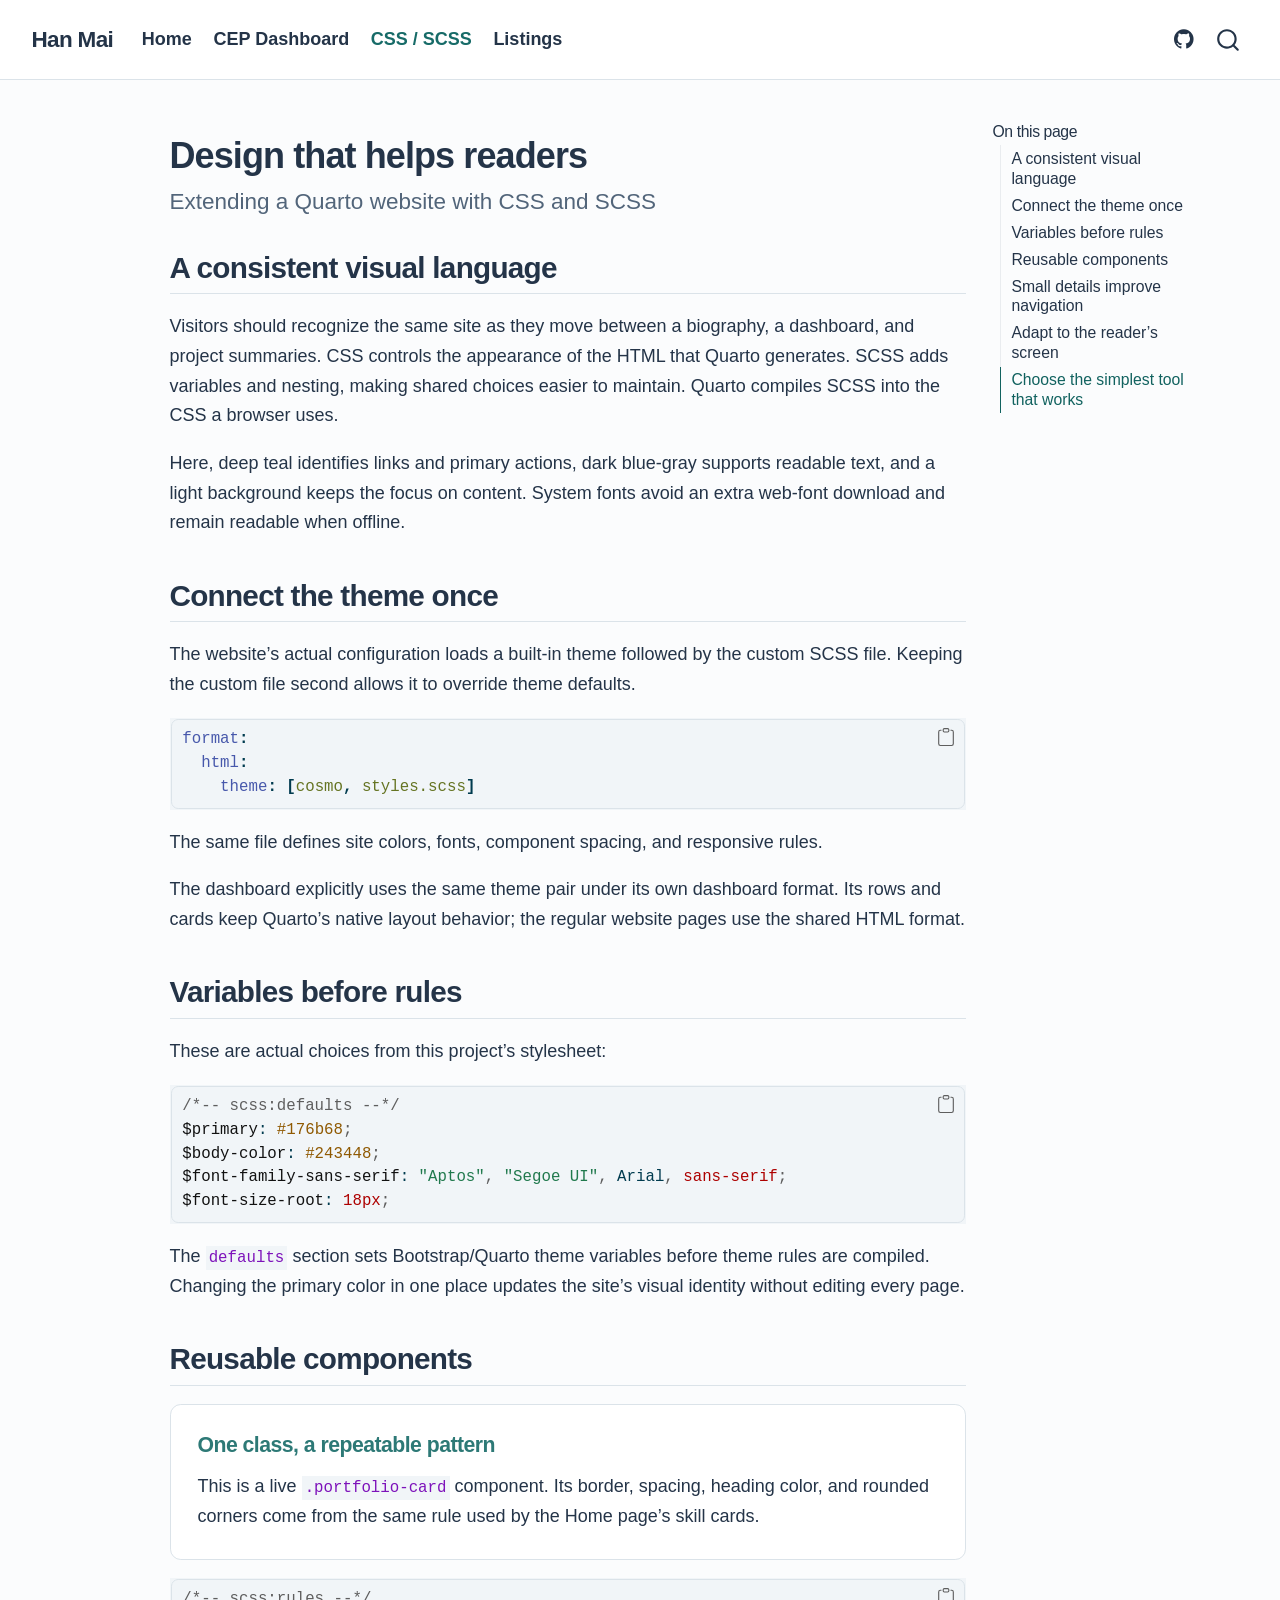
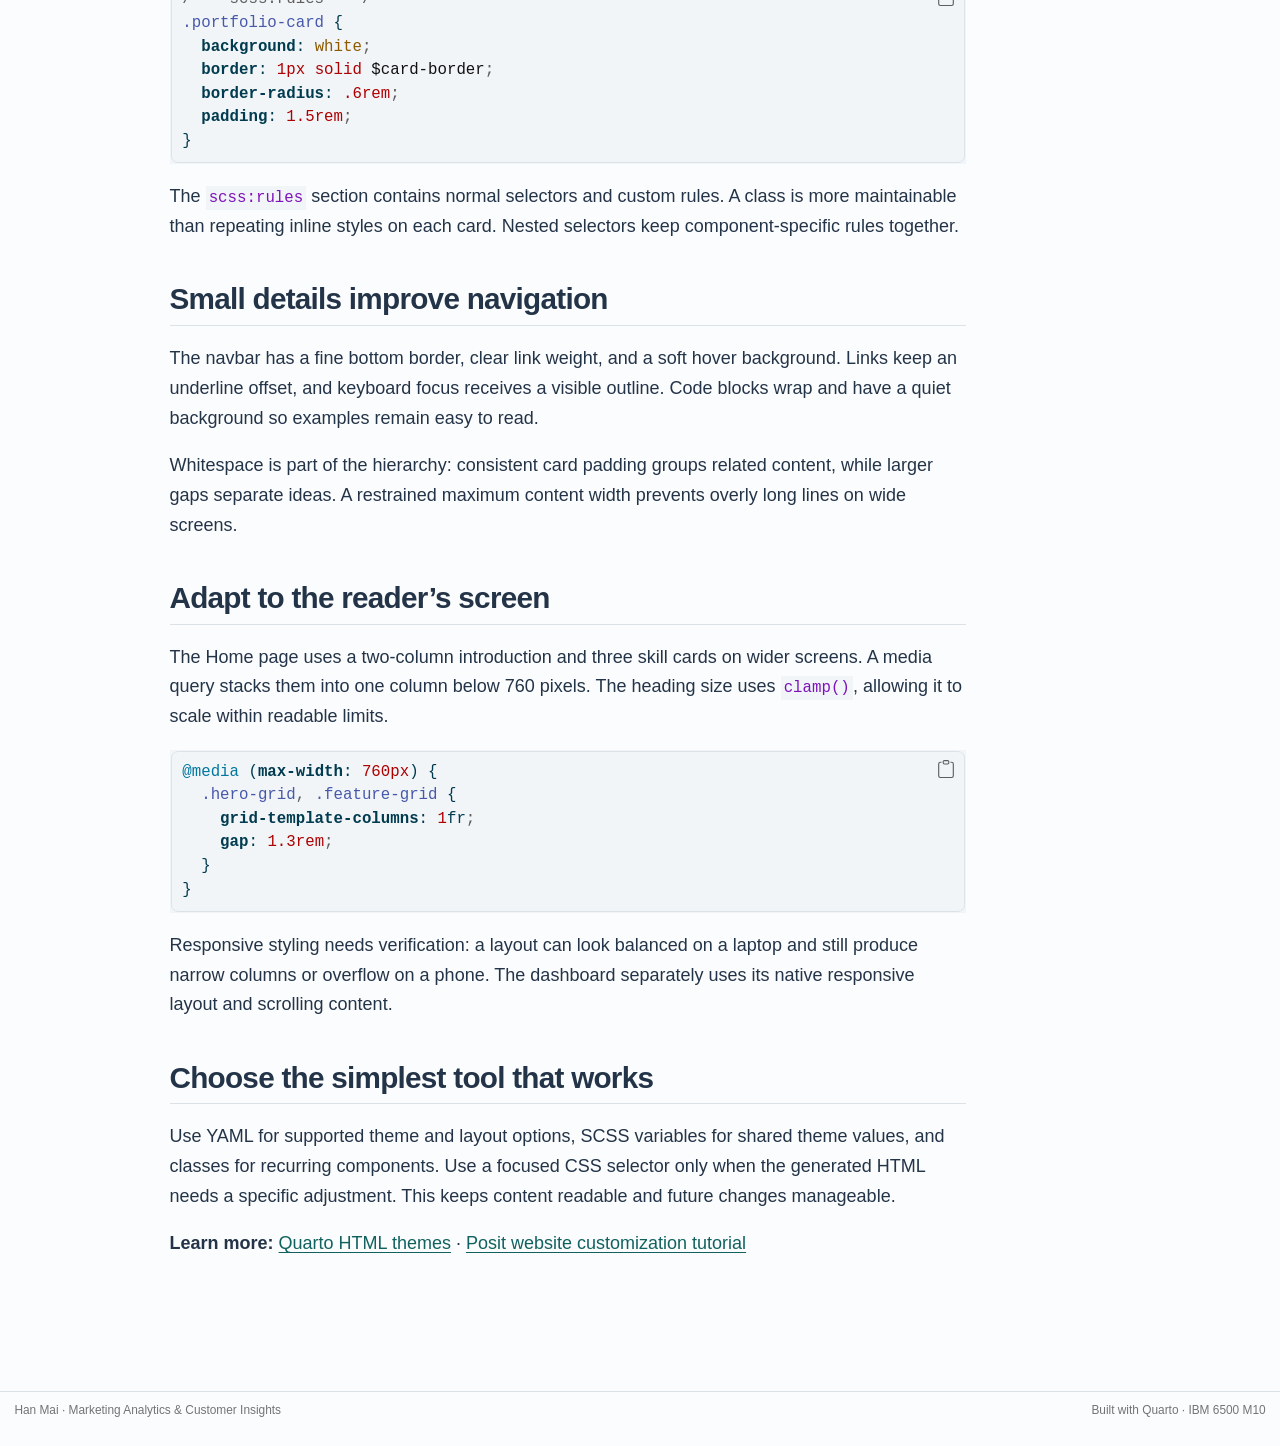
<file: docs/scss.html>
<!DOCTYPE html>
<html xmlns="http://www.w3.org/1999/xhtml" lang="en" xml:lang="en"><head>

<meta charset="utf-8">
<meta name="generator" content="quarto-1.9.37">

<meta name="viewport" content="width=device-width, initial-scale=1.0, user-scalable=yes">


<title>Design that helps readers – Han Mai</title>
<style>
/* Default styles provided by pandoc.
** See https://pandoc.org/MANUAL.html#variables-for-html for config info.
*/
code{white-space: pre-wrap;}
span.smallcaps{font-variant: small-caps;}
div.columns{display: flex; gap: min(4vw, 1.5em);}
div.column{flex: auto; overflow-x: auto;}
div.hanging-indent{margin-left: 1.5em; text-indent: -1.5em;}
ul.task-list{list-style: none;}
ul.task-list li input[type="checkbox"] {
  width: 0.8em;
  margin: 0 0.8em 0.2em -1em; /* quarto-specific, see https://github.com/quarto-dev/quarto-cli/issues/4556 */ 
  vertical-align: middle;
}
/* CSS for syntax highlighting */
html { -webkit-text-size-adjust: 100%; }
pre > code.sourceCode { white-space: pre; position: relative; }
pre > code.sourceCode > span { display: inline-block; line-height: 1.25; }
pre > code.sourceCode > span:empty { height: 1.2em; }
.sourceCode { overflow: visible; }
code.sourceCode > span { color: inherit; text-decoration: inherit; }
div.sourceCode { margin: 1em 0; }
pre.sourceCode { margin: 0; }
@media screen {
div.sourceCode { overflow: auto; }
}
@media print {
pre > code.sourceCode { white-space: pre-wrap; }
pre > code.sourceCode > span { text-indent: -5em; padding-left: 5em; }
}
pre.numberSource code
  { counter-reset: source-line 0; }
pre.numberSource code > span
  { position: relative; left: -4em; counter-increment: source-line; }
pre.numberSource code > span > a:first-child::before
  { content: counter(source-line);
    position: relative; left: -1em; text-align: right; vertical-align: baseline;
    border: none; display: inline-block;
    -webkit-touch-callout: none; -webkit-user-select: none;
    -khtml-user-select: none; -moz-user-select: none;
    -ms-user-select: none; user-select: none;
    padding: 0 4px; width: 4em;
  }
pre.numberSource { margin-left: 3em;  padding-left: 4px; }
div.sourceCode
  {   }
@media screen {
pre > code.sourceCode > span > a:first-child::before { text-decoration: underline; }
}
</style>


<script src="site_libs/quarto-nav/quarto-nav.js"></script>
<script src="site_libs/quarto-nav/headroom.min.js"></script>
<script src="site_libs/clipboard/clipboard.min.js"></script>
<script src="site_libs/quarto-search/autocomplete.umd.js"></script>
<script src="site_libs/quarto-search/fuse.min.js"></script>
<script src="site_libs/quarto-search/quarto-search.js"></script>
<meta name="quarto:offset" content="./">
<script src="site_libs/quarto-html/quarto.js" type="module"></script>
<script src="site_libs/quarto-html/tabsets/tabsets.js" type="module"></script>
<script src="site_libs/quarto-html/popper.min.js"></script>
<script src="site_libs/quarto-html/tippy.umd.min.js"></script>
<script src="site_libs/quarto-html/anchor.min.js"></script>
<link href="site_libs/quarto-html/tippy.css" rel="stylesheet">
<link href="site_libs/quarto-html/quarto-syntax-highlighting-7f8f88aac4f3542376d5c11b86a4c14d.css" rel="stylesheet" id="quarto-text-highlighting-styles">
<script src="site_libs/bootstrap/bootstrap.min.js"></script>
<link href="site_libs/bootstrap/bootstrap-icons.css" rel="stylesheet">
<link href="site_libs/bootstrap/bootstrap-39aa322f392e66df6139e4dade48867c.min.css" rel="stylesheet" append-hash="true" id="quarto-bootstrap" data-mode="light">
<script id="quarto-search-options" type="application/json">{
  "location": "navbar",
  "copy-button": false,
  "collapse-after": 3,
  "panel-placement": "end",
  "type": "overlay",
  "limit": 50,
  "keyboard-shortcut": [
    "f",
    "/",
    "s"
  ],
  "show-item-context": false,
  "language": {
    "search-no-results-text": "No results",
    "search-matching-documents-text": "matching documents",
    "search-copy-link-title": "Copy link to search",
    "search-hide-matches-text": "Hide additional matches",
    "search-more-match-text": "more match in this document",
    "search-more-matches-text": "more matches in this document",
    "search-clear-button-title": "Clear",
    "search-text-placeholder": "",
    "search-detached-cancel-button-title": "Cancel",
    "search-submit-button-title": "Submit",
    "search-label": "Search"
  }
}</script>


</head>

<body class="nav-fixed quarto-light">

<div id="quarto-search-results"></div>
  <header id="quarto-header" class="headroom fixed-top">
    <nav class="navbar navbar-expand-lg " data-bs-theme="dark">
      <div class="navbar-container container-fluid">
      <div class="navbar-brand-container mx-auto">
    <a class="navbar-brand" href="./index.html">
    <span class="navbar-title">Han Mai</span>
    </a>
  </div>
            <div id="quarto-search" class="" title="Search"></div>
          <button class="navbar-toggler" type="button" data-bs-toggle="collapse" data-bs-target="#navbarCollapse" aria-controls="navbarCollapse" role="menu" aria-expanded="false" aria-label="Toggle navigation" onclick="if (window.quartoToggleHeadroom) { window.quartoToggleHeadroom(); }">
  <span class="navbar-toggler-icon"></span>
</button>
          <div class="collapse navbar-collapse" id="navbarCollapse">
            <ul class="navbar-nav navbar-nav-scroll me-auto">
  <li class="nav-item">
    <a class="nav-link" href="./index.html"> 
<span class="menu-text">Home</span></a>
  </li>  
  <li class="nav-item">
    <a class="nav-link" href="./cep-dashboard.html"> 
<span class="menu-text">CEP Dashboard</span></a>
  </li>  
  <li class="nav-item">
    <a class="nav-link active" href="./scss.html" aria-current="page"> 
<span class="menu-text">CSS / SCSS</span></a>
  </li>  
  <li class="nav-item">
    <a class="nav-link" href="./listings.html"> 
<span class="menu-text">Listings</span></a>
  </li>  
</ul>
            <ul class="navbar-nav navbar-nav-scroll ms-auto">
  <li class="nav-item compact">
    <a class="nav-link" href="https://github.com/hanamai111"> <i class="bi bi-github" role="img" aria-label="Han Mai on GitHub">
</i> 
<span class="menu-text"></span></a>
  </li>  
</ul>
          </div> <!-- /navcollapse -->
            <div class="quarto-navbar-tools">
</div>
      </div> <!-- /container-fluid -->
    </nav>
</header>
<!-- content -->
<div id="quarto-content" class="quarto-container page-columns page-rows-contents page-layout-article page-navbar">
<!-- sidebar -->
<!-- margin-sidebar -->
    <div id="quarto-margin-sidebar" class="sidebar margin-sidebar">
        <nav id="TOC" role="doc-toc" class="toc-active">
    <h2 id="toc-title">On this page</h2>
   
  <ul>
  <li><a href="#a-consistent-visual-language" id="toc-a-consistent-visual-language" class="nav-link active" data-scroll-target="#a-consistent-visual-language">A consistent visual language</a></li>
  <li><a href="#connect-the-theme-once" id="toc-connect-the-theme-once" class="nav-link" data-scroll-target="#connect-the-theme-once">Connect the theme once</a></li>
  <li><a href="#variables-before-rules" id="toc-variables-before-rules" class="nav-link" data-scroll-target="#variables-before-rules">Variables before rules</a></li>
  <li><a href="#reusable-components" id="toc-reusable-components" class="nav-link" data-scroll-target="#reusable-components">Reusable components</a>
  <ul class="collapse">
  <li><a href="#one-class-a-repeatable-pattern" id="toc-one-class-a-repeatable-pattern" class="nav-link" data-scroll-target="#one-class-a-repeatable-pattern">One class, a repeatable pattern</a></li>
  </ul></li>
  <li><a href="#small-details-improve-navigation" id="toc-small-details-improve-navigation" class="nav-link" data-scroll-target="#small-details-improve-navigation">Small details improve navigation</a></li>
  <li><a href="#adapt-to-the-readers-screen" id="toc-adapt-to-the-readers-screen" class="nav-link" data-scroll-target="#adapt-to-the-readers-screen">Adapt to the reader’s screen</a></li>
  <li><a href="#choose-the-simplest-tool-that-works" id="toc-choose-the-simplest-tool-that-works" class="nav-link" data-scroll-target="#choose-the-simplest-tool-that-works">Choose the simplest tool that works</a></li>
  </ul>
</nav>
    </div>
<!-- main -->
<main class="content" id="quarto-document-content">

<header id="title-block-header" class="quarto-title-block default">
<div class="quarto-title">
<h1 class="title">Design that helps readers</h1>
<p class="subtitle lead">Extending a Quarto website with CSS and SCSS</p>
</div>



<div class="quarto-title-meta">

    
  
    
  </div>
  


</header>


<section id="a-consistent-visual-language" class="level2">
<h2 class="anchored" data-anchor-id="a-consistent-visual-language">A consistent visual language</h2>
<p>Visitors should recognize the same site as they move between a biography, a dashboard, and project summaries. CSS controls the appearance of the HTML that Quarto generates. SCSS adds variables and nesting, making shared choices easier to maintain. Quarto compiles SCSS into the CSS a browser uses.</p>
<p>Here, deep teal identifies links and primary actions, dark blue-gray supports readable text, and a light background keeps the focus on content. System fonts avoid an extra web-font download and remain readable when offline.</p>
</section>
<section id="connect-the-theme-once" class="level2">
<h2 class="anchored" data-anchor-id="connect-the-theme-once">Connect the theme once</h2>
<p>The website’s actual configuration loads a built-in theme followed by the custom SCSS file. Keeping the custom file second allows it to override theme defaults.</p>
<div class="code-copy-outer-scaffold"><div class="sourceCode" id="cb1"><pre class="sourceCode yaml code-with-copy"><code class="sourceCode yaml"><span id="cb1-1"><a href="#cb1-1" aria-hidden="true" tabindex="-1"></a><span class="fu">format</span><span class="kw">:</span></span>
<span id="cb1-2"><a href="#cb1-2" aria-hidden="true" tabindex="-1"></a><span class="at">  </span><span class="fu">html</span><span class="kw">:</span></span>
<span id="cb1-3"><a href="#cb1-3" aria-hidden="true" tabindex="-1"></a><span class="at">    </span><span class="fu">theme</span><span class="kw">:</span><span class="at"> </span><span class="kw">[</span><span class="at">cosmo</span><span class="kw">,</span><span class="at"> styles.scss</span><span class="kw">]</span></span></code></pre></div><button title="Copy to Clipboard" class="code-copy-button"><i class="bi"></i></button></div>
<p>The same file defines site colors, fonts, component spacing, and responsive rules.</p>
<p>The dashboard explicitly uses the same theme pair under its own dashboard format. Its rows and cards keep Quarto’s native layout behavior; the regular website pages use the shared HTML format.</p>
</section>
<section id="variables-before-rules" class="level2">
<h2 class="anchored" data-anchor-id="variables-before-rules">Variables before rules</h2>
<p>These are actual choices from this project’s stylesheet:</p>
<div class="code-copy-outer-scaffold"><div class="sourceCode" id="cb2"><pre class="sourceCode scss code-with-copy"><code class="sourceCode scss"><span id="cb2-1"><a href="#cb2-1" aria-hidden="true" tabindex="-1"></a><span class="co">/*-- scss:defaults --*/</span></span>
<span id="cb2-2"><a href="#cb2-2" aria-hidden="true" tabindex="-1"></a><span class="va">$primary</span>: <span class="cn">#176b68</span><span class="op">;</span></span>
<span id="cb2-3"><a href="#cb2-3" aria-hidden="true" tabindex="-1"></a><span class="va">$body-color</span>: <span class="cn">#243448</span><span class="op">;</span></span>
<span id="cb2-4"><a href="#cb2-4" aria-hidden="true" tabindex="-1"></a><span class="va">$font-family-sans-serif</span>: <span class="st">"Aptos"</span><span class="op">,</span> <span class="st">"Segoe UI"</span><span class="op">,</span> Arial<span class="op">,</span> <span class="dv">sans-serif</span><span class="op">;</span></span>
<span id="cb2-5"><a href="#cb2-5" aria-hidden="true" tabindex="-1"></a><span class="va">$font-size-root</span>: <span class="dv">18</span><span class="dt">px</span><span class="op">;</span></span></code></pre></div><button title="Copy to Clipboard" class="code-copy-button"><i class="bi"></i></button></div>
<p>The <code>defaults</code> section sets Bootstrap/Quarto theme variables before theme rules are compiled. Changing the primary color in one place updates the site’s visual identity without editing every page.</p>
</section>
<section id="reusable-components" class="level2">
<h2 class="anchored" data-anchor-id="reusable-components">Reusable components</h2>
<section id="one-class-a-repeatable-pattern" class="level3 portfolio-card">
<h3 class="anchored" data-anchor-id="one-class-a-repeatable-pattern">One class, a repeatable pattern</h3>
<p>This is a live <code>.portfolio-card</code> component. Its border, spacing, heading color, and rounded corners come from the same rule used by the Home page’s skill cards.</p>
</section>
<div class="code-copy-outer-scaffold"><div class="sourceCode" id="cb3"><pre class="sourceCode scss code-with-copy"><code class="sourceCode scss"><span id="cb3-1"><a href="#cb3-1" aria-hidden="true" tabindex="-1"></a><span class="co">/*-- scss:rules --*/</span></span>
<span id="cb3-2"><a href="#cb3-2" aria-hidden="true" tabindex="-1"></a><span class="fu">.portfolio-card</span> {</span>
<span id="cb3-3"><a href="#cb3-3" aria-hidden="true" tabindex="-1"></a>  <span class="kw">background</span>: <span class="cn">white</span><span class="op">;</span></span>
<span id="cb3-4"><a href="#cb3-4" aria-hidden="true" tabindex="-1"></a>  <span class="kw">border</span>: <span class="dv">1</span><span class="dt">px</span> <span class="dv">solid</span> <span class="va">$card-border</span><span class="op">;</span></span>
<span id="cb3-5"><a href="#cb3-5" aria-hidden="true" tabindex="-1"></a>  <span class="kw">border-radius</span>: <span class="dv">.6</span><span class="dt">rem</span><span class="op">;</span></span>
<span id="cb3-6"><a href="#cb3-6" aria-hidden="true" tabindex="-1"></a>  <span class="kw">padding</span>: <span class="dv">1.5</span><span class="dt">rem</span><span class="op">;</span></span>
<span id="cb3-7"><a href="#cb3-7" aria-hidden="true" tabindex="-1"></a>}</span></code></pre></div><button title="Copy to Clipboard" class="code-copy-button"><i class="bi"></i></button></div>
<p>The <code>scss:rules</code> section contains normal selectors and custom rules. A class is more maintainable than repeating inline styles on each card. Nested selectors keep component-specific rules together.</p>
</section>
<section id="small-details-improve-navigation" class="level2">
<h2 class="anchored" data-anchor-id="small-details-improve-navigation">Small details improve navigation</h2>
<p>The navbar has a fine bottom border, clear link weight, and a soft hover background. Links keep an underline offset, and keyboard focus receives a visible outline. Code blocks wrap and have a quiet background so examples remain easy to read.</p>
<p>Whitespace is part of the hierarchy: consistent card padding groups related content, while larger gaps separate ideas. A restrained maximum content width prevents overly long lines on wide screens.</p>
</section>
<section id="adapt-to-the-readers-screen" class="level2">
<h2 class="anchored" data-anchor-id="adapt-to-the-readers-screen">Adapt to the reader’s screen</h2>
<p>The Home page uses a two-column introduction and three skill cards on wider screens. A media query stacks them into one column below 760 pixels. The heading size uses <code>clamp()</code>, allowing it to scale within readable limits.</p>
<div class="code-copy-outer-scaffold"><div class="sourceCode" id="cb4"><pre class="sourceCode scss code-with-copy"><code class="sourceCode scss"><span id="cb4-1"><a href="#cb4-1" aria-hidden="true" tabindex="-1"></a><span class="im">@media</span> (<span class="kw">max-width</span>: <span class="dv">760</span><span class="dt">px</span>) {</span>
<span id="cb4-2"><a href="#cb4-2" aria-hidden="true" tabindex="-1"></a>  <span class="fu">.hero-grid</span><span class="op">,</span> <span class="fu">.feature-grid</span> {</span>
<span id="cb4-3"><a href="#cb4-3" aria-hidden="true" tabindex="-1"></a>    <span class="kw">grid-template-columns</span>: <span class="dv">1</span>fr<span class="op">;</span></span>
<span id="cb4-4"><a href="#cb4-4" aria-hidden="true" tabindex="-1"></a>    <span class="kw">gap</span>: <span class="dv">1.3</span><span class="dt">rem</span><span class="op">;</span></span>
<span id="cb4-5"><a href="#cb4-5" aria-hidden="true" tabindex="-1"></a>  }</span>
<span id="cb4-6"><a href="#cb4-6" aria-hidden="true" tabindex="-1"></a>}</span></code></pre></div><button title="Copy to Clipboard" class="code-copy-button"><i class="bi"></i></button></div>
<p>Responsive styling needs verification: a layout can look balanced on a laptop and still produce narrow columns or overflow on a phone. The dashboard separately uses its native responsive layout and scrolling content.</p>
</section>
<section id="choose-the-simplest-tool-that-works" class="level2">
<h2 class="anchored" data-anchor-id="choose-the-simplest-tool-that-works">Choose the simplest tool that works</h2>
<p>Use YAML for supported theme and layout options, SCSS variables for shared theme values, and classes for recurring components. Use a focused CSS selector only when the generated HTML needs a specific adjustment. This keeps content readable and future changes manageable.</p>
<p><strong>Learn more:</strong> <a href="https://quarto.org/docs/output-formats/html-themes.html">Quarto HTML themes</a> · <a href="https://www.youtube.com/watch?v=pAN2Hiq0XGs">Posit website customization tutorial</a></p>


</section>

</main> <!-- /main -->
<script id="quarto-html-after-body" type="application/javascript">
  window.document.addEventListener("DOMContentLoaded", function (event) {
    const icon = "";
    const anchorJS = new window.AnchorJS();
    anchorJS.options = {
      placement: 'right',
      icon: icon
    };
    anchorJS.add('.anchored');
    const isCodeAnnotation = (el) => {
      for (const clz of el.classList) {
        if (clz.startsWith('code-annotation-')) {                     
          return true;
        }
      }
      return false;
    }
    const onCopySuccess = function(e) {
      // button target
      const button = e.trigger;
      // don't keep focus
      button.blur();
      // flash "checked"
      button.classList.add('code-copy-button-checked');
      var currentTitle = button.getAttribute("title");
      button.setAttribute("title", "Copied!");
      let tooltip;
      if (window.bootstrap) {
        button.setAttribute("data-bs-toggle", "tooltip");
        button.setAttribute("data-bs-placement", "left");
        button.setAttribute("data-bs-title", "Copied!");
        tooltip = new bootstrap.Tooltip(button, 
          { trigger: "manual", 
            customClass: "code-copy-button-tooltip",
            offset: [0, -8]});
        tooltip.show();    
      }
      setTimeout(function() {
        if (tooltip) {
          tooltip.hide();
          button.removeAttribute("data-bs-title");
          button.removeAttribute("data-bs-toggle");
          button.removeAttribute("data-bs-placement");
        }
        button.setAttribute("title", currentTitle);
        button.classList.remove('code-copy-button-checked');
      }, 1000);
      // clear code selection
      e.clearSelection();
    }
    const getTextToCopy = function(trigger) {
      const outerScaffold = trigger.parentElement.cloneNode(true);
      const codeEl = outerScaffold.querySelector('code');
      for (const childEl of codeEl.children) {
        if (isCodeAnnotation(childEl)) {
          childEl.remove();
        }
      }
      return codeEl.innerText;
    }
    const clipboard = new window.ClipboardJS('.code-copy-button:not([data-in-quarto-modal])', {
      text: getTextToCopy
    });
    clipboard.on('success', onCopySuccess);
    if (window.document.getElementById('quarto-embedded-source-code-modal')) {
      const clipboardModal = new window.ClipboardJS('.code-copy-button[data-in-quarto-modal]', {
        text: getTextToCopy,
        container: window.document.getElementById('quarto-embedded-source-code-modal')
      });
      clipboardModal.on('success', onCopySuccess);
    }
      var localhostRegex = new RegExp(/^(?:http|https):\/\/localhost\:?[0-9]*\//);
      var mailtoRegex = new RegExp(/^mailto:/);
        var filterRegex = new RegExp('/' + window.location.host + '/');
      var isInternal = (href) => {
          return filterRegex.test(href) || localhostRegex.test(href) || mailtoRegex.test(href);
      }
      // Inspect non-navigation links and adorn them if external
     var links = window.document.querySelectorAll('a[href]:not(.nav-link):not(.navbar-brand):not(.toc-action):not(.sidebar-link):not(.sidebar-item-toggle):not(.pagination-link):not(.no-external):not([aria-hidden]):not(.dropdown-item):not(.quarto-navigation-tool):not(.about-link)');
      for (var i=0; i<links.length; i++) {
        const link = links[i];
        if (!isInternal(link.href)) {
          // undo the damage that might have been done by quarto-nav.js in the case of
          // links that we want to consider external
          if (link.dataset.originalHref !== undefined) {
            link.href = link.dataset.originalHref;
          }
            // target, if specified
            link.setAttribute("target", "_blank");
            if (link.getAttribute("rel") === null) {
              link.setAttribute("rel", "noopener");
            }
        }
      }
    function tippyHover(el, contentFn, onTriggerFn, onUntriggerFn) {
      const config = {
        allowHTML: true,
        maxWidth: 500,
        delay: 100,
        arrow: false,
        appendTo: function(el) {
            return el.parentElement;
        },
        interactive: true,
        interactiveBorder: 10,
        theme: 'quarto',
        placement: 'bottom-start',
      };
      if (contentFn) {
        config.content = contentFn;
      }
      if (onTriggerFn) {
        config.onTrigger = onTriggerFn;
      }
      if (onUntriggerFn) {
        config.onUntrigger = onUntriggerFn;
      }
      window.tippy(el, config); 
    }
    const noterefs = window.document.querySelectorAll('a[role="doc-noteref"]');
    for (var i=0; i<noterefs.length; i++) {
      const ref = noterefs[i];
      tippyHover(ref, function() {
        // use id or data attribute instead here
        let href = ref.getAttribute('data-footnote-href') || ref.getAttribute('href');
        try { href = new URL(href).hash; } catch {}
        const id = href.replace(/^#\/?/, "");
        const note = window.document.getElementById(id);
        if (note) {
          return note.innerHTML;
        } else {
          return "";
        }
      });
    }
    const xrefs = window.document.querySelectorAll('a.quarto-xref');
    const processXRef = (id, note) => {
      // Strip column container classes
      const stripColumnClz = (el) => {
        el.classList.remove("page-full", "page-columns");
        if (el.children) {
          for (const child of el.children) {
            stripColumnClz(child);
          }
        }
      }
      stripColumnClz(note)
      if (id === null || id.startsWith('sec-')) {
        // Special case sections, only their first couple elements
        const container = document.createElement("div");
        if (note.children && note.children.length > 2) {
          container.appendChild(note.children[0].cloneNode(true));
          for (let i = 1; i < note.children.length; i++) {
            const child = note.children[i];
            if (child.tagName === "P" && child.innerText === "") {
              continue;
            } else {
              container.appendChild(child.cloneNode(true));
              break;
            }
          }
          if (window.Quarto?.typesetMath) {
            window.Quarto.typesetMath(container);
          }
          return container.innerHTML
        } else {
          if (window.Quarto?.typesetMath) {
            window.Quarto.typesetMath(note);
          }
          return note.innerHTML;
        }
      } else {
        // Remove any anchor links if they are present
        const anchorLink = note.querySelector('a.anchorjs-link');
        if (anchorLink) {
          anchorLink.remove();
        }
        if (window.Quarto?.typesetMath) {
          window.Quarto.typesetMath(note);
        }
        if (note.classList.contains("callout")) {
          return note.outerHTML;
        } else {
          return note.innerHTML;
        }
      }
    }
    for (var i=0; i<xrefs.length; i++) {
      const xref = xrefs[i];
      tippyHover(xref, undefined, function(instance) {
        instance.disable();
        let url = xref.getAttribute('href');
        let hash = undefined; 
        if (url.startsWith('#')) {
          hash = url;
        } else {
          try { hash = new URL(url).hash; } catch {}
        }
        if (hash) {
          const id = hash.replace(/^#\/?/, "");
          const note = window.document.getElementById(id);
          if (note !== null) {
            try {
              const html = processXRef(id, note.cloneNode(true));
              instance.setContent(html);
            } finally {
              instance.enable();
              instance.show();
            }
          } else {
            // See if we can fetch this
            fetch(url.split('#')[0])
            .then(res => res.text())
            .then(html => {
              const parser = new DOMParser();
              const htmlDoc = parser.parseFromString(html, "text/html");
              const note = htmlDoc.getElementById(id);
              if (note !== null) {
                const html = processXRef(id, note);
                instance.setContent(html);
              } 
            }).finally(() => {
              instance.enable();
              instance.show();
            });
          }
        } else {
          // See if we can fetch a full url (with no hash to target)
          // This is a special case and we should probably do some content thinning / targeting
          fetch(url)
          .then(res => res.text())
          .then(html => {
            const parser = new DOMParser();
            const htmlDoc = parser.parseFromString(html, "text/html");
            const note = htmlDoc.querySelector('main.content');
            if (note !== null) {
              // This should only happen for chapter cross references
              // (since there is no id in the URL)
              // remove the first header
              if (note.children.length > 0 && note.children[0].tagName === "HEADER") {
                note.children[0].remove();
              }
              const html = processXRef(null, note);
              instance.setContent(html);
            } 
          }).finally(() => {
            instance.enable();
            instance.show();
          });
        }
      }, function(instance) {
      });
    }
        let selectedAnnoteEl;
        const selectorForAnnotation = ( cell, annotation) => {
          let cellAttr = 'data-code-cell="' + cell + '"';
          let lineAttr = 'data-code-annotation="' +  annotation + '"';
          const selector = 'span[' + cellAttr + '][' + lineAttr + ']';
          return selector;
        }
        const selectCodeLines = (annoteEl) => {
          const doc = window.document;
          const targetCell = annoteEl.getAttribute("data-target-cell");
          const targetAnnotation = annoteEl.getAttribute("data-target-annotation");
          const annoteSpan = window.document.querySelector(selectorForAnnotation(targetCell, targetAnnotation));
          const lines = annoteSpan.getAttribute("data-code-lines").split(",");
          const lineIds = lines.map((line) => {
            return targetCell + "-" + line;
          })
          let top = null;
          let height = null;
          let parent = null;
          if (lineIds.length > 0) {
              //compute the position of the single el (top and bottom and make a div)
              const el = window.document.getElementById(lineIds[0]);
              top = el.offsetTop;
              height = el.offsetHeight;
              parent = el.parentElement.parentElement;
            if (lineIds.length > 1) {
              const lastEl = window.document.getElementById(lineIds[lineIds.length - 1]);
              const bottom = lastEl.offsetTop + lastEl.offsetHeight;
              height = bottom - top;
            }
            if (top !== null && height !== null && parent !== null) {
              // cook up a div (if necessary) and position it 
              let div = window.document.getElementById("code-annotation-line-highlight");
              if (div === null) {
                div = window.document.createElement("div");
                div.setAttribute("id", "code-annotation-line-highlight");
                div.style.position = 'absolute';
                parent.appendChild(div);
              }
              div.style.top = top - 2 + "px";
              div.style.height = height + 4 + "px";
              div.style.left = 0;
              let gutterDiv = window.document.getElementById("code-annotation-line-highlight-gutter");
              if (gutterDiv === null) {
                gutterDiv = window.document.createElement("div");
                gutterDiv.setAttribute("id", "code-annotation-line-highlight-gutter");
                gutterDiv.style.position = 'absolute';
                const codeCell = window.document.getElementById(targetCell);
                const gutter = codeCell.querySelector('.code-annotation-gutter');
                gutter.appendChild(gutterDiv);
              }
              gutterDiv.style.top = top - 2 + "px";
              gutterDiv.style.height = height + 4 + "px";
            }
            selectedAnnoteEl = annoteEl;
          }
        };
        const unselectCodeLines = () => {
          const elementsIds = ["code-annotation-line-highlight", "code-annotation-line-highlight-gutter"];
          elementsIds.forEach((elId) => {
            const div = window.document.getElementById(elId);
            if (div) {
              div.remove();
            }
          });
          selectedAnnoteEl = undefined;
        };
          // Handle positioning of the toggle
      window.addEventListener(
        "resize",
        throttle(() => {
          elRect = undefined;
          if (selectedAnnoteEl) {
            selectCodeLines(selectedAnnoteEl);
          }
        }, 10)
      );
      function throttle(fn, ms) {
      let throttle = false;
      let timer;
        return (...args) => {
          if(!throttle) { // first call gets through
              fn.apply(this, args);
              throttle = true;
          } else { // all the others get throttled
              if(timer) clearTimeout(timer); // cancel #2
              timer = setTimeout(() => {
                fn.apply(this, args);
                timer = throttle = false;
              }, ms);
          }
        };
      }
        // Attach click handler to the DT
        const annoteDls = window.document.querySelectorAll('dt[data-target-cell]');
        for (const annoteDlNode of annoteDls) {
          annoteDlNode.addEventListener('click', (event) => {
            const clickedEl = event.target;
            if (clickedEl !== selectedAnnoteEl) {
              unselectCodeLines();
              const activeEl = window.document.querySelector('dt[data-target-cell].code-annotation-active');
              if (activeEl) {
                activeEl.classList.remove('code-annotation-active');
              }
              selectCodeLines(clickedEl);
              clickedEl.classList.add('code-annotation-active');
            } else {
              // Unselect the line
              unselectCodeLines();
              clickedEl.classList.remove('code-annotation-active');
            }
          });
        }
    const findCites = (el) => {
      const parentEl = el.parentElement;
      if (parentEl) {
        const cites = parentEl.dataset.cites;
        if (cites) {
          return {
            el,
            cites: cites.split(' ')
          };
        } else {
          return findCites(el.parentElement)
        }
      } else {
        return undefined;
      }
    };
    var bibliorefs = window.document.querySelectorAll('a[role="doc-biblioref"]');
    for (var i=0; i<bibliorefs.length; i++) {
      const ref = bibliorefs[i];
      const citeInfo = findCites(ref);
      if (citeInfo) {
        tippyHover(citeInfo.el, function() {
          var popup = window.document.createElement('div');
          citeInfo.cites.forEach(function(cite) {
            var citeDiv = window.document.createElement('div');
            citeDiv.classList.add('hanging-indent');
            citeDiv.classList.add('csl-entry');
            var biblioDiv = window.document.getElementById('ref-' + cite);
            if (biblioDiv) {
              citeDiv.innerHTML = biblioDiv.innerHTML;
            }
            popup.appendChild(citeDiv);
          });
          return popup.innerHTML;
        });
      }
    }
  });
  </script>
</div> <!-- /content -->
<footer class="footer">
  <div class="nav-footer">
    <div class="nav-footer-left">
<p>Han Mai · Marketing Analytics &amp; Customer Insights</p>
</div>   
    <div class="nav-footer-center">
      &nbsp;
    </div>
    <div class="nav-footer-right">
<p>Built with Quarto · IBM 6500 M10</p>
</div>
  </div>
</footer>




</body></html>
</file>
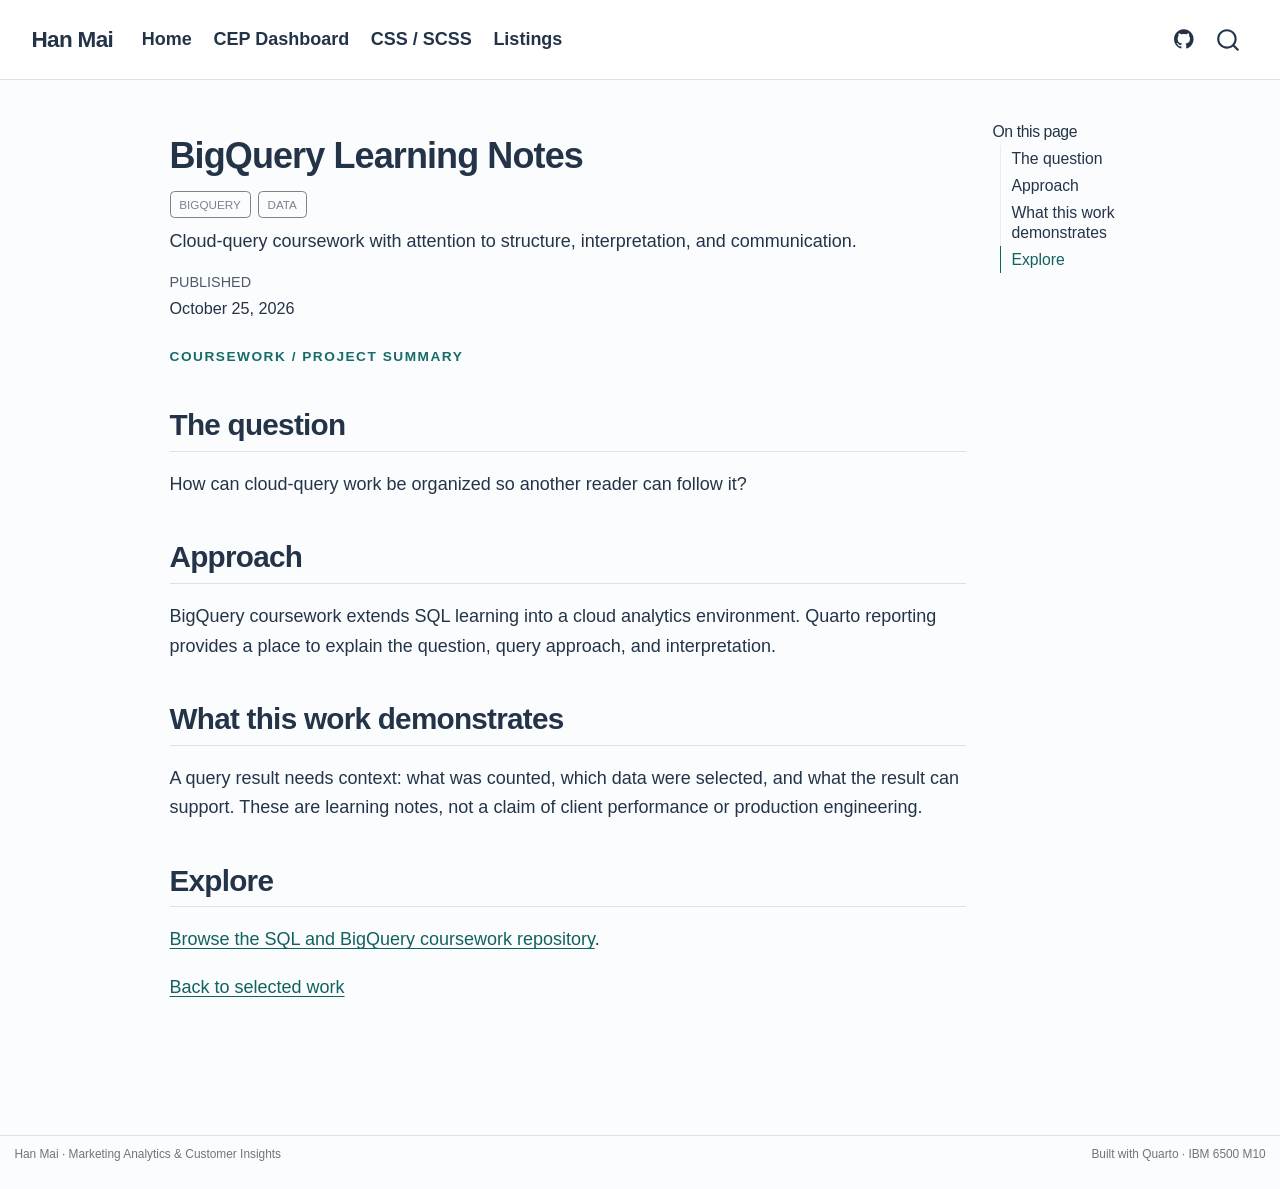
<file: docs/projects/bigquery.html>
<!DOCTYPE html>
<html xmlns="http://www.w3.org/1999/xhtml" lang="en" xml:lang="en"><head>

<meta charset="utf-8">
<meta name="generator" content="quarto-1.9.37">

<meta name="viewport" content="width=device-width, initial-scale=1.0, user-scalable=yes">

<meta name="dcterms.date" content="2026-10-25">
<meta name="description" content="Cloud-query coursework with attention to structure, interpretation, and communication.">

<title>BigQuery Learning Notes – Han Mai</title>
<style>
/* Default styles provided by pandoc.
** See https://pandoc.org/MANUAL.html#variables-for-html for config info.
*/
code{white-space: pre-wrap;}
span.smallcaps{font-variant: small-caps;}
div.columns{display: flex; gap: min(4vw, 1.5em);}
div.column{flex: auto; overflow-x: auto;}
div.hanging-indent{margin-left: 1.5em; text-indent: -1.5em;}
ul.task-list{list-style: none;}
ul.task-list li input[type="checkbox"] {
  width: 0.8em;
  margin: 0 0.8em 0.2em -1em; /* quarto-specific, see https://github.com/quarto-dev/quarto-cli/issues/4556 */ 
  vertical-align: middle;
}
</style>


<script src="../site_libs/quarto-nav/quarto-nav.js"></script>
<script src="../site_libs/quarto-nav/headroom.min.js"></script>
<script src="../site_libs/clipboard/clipboard.min.js"></script>
<script src="../site_libs/quarto-search/autocomplete.umd.js"></script>
<script src="../site_libs/quarto-search/fuse.min.js"></script>
<script src="../site_libs/quarto-search/quarto-search.js"></script>
<meta name="quarto:offset" content="../">
<script src="../site_libs/quarto-html/quarto.js" type="module"></script>
<script src="../site_libs/quarto-html/tabsets/tabsets.js" type="module"></script>
<script src="../site_libs/quarto-html/popper.min.js"></script>
<script src="../site_libs/quarto-html/tippy.umd.min.js"></script>
<script src="../site_libs/quarto-html/anchor.min.js"></script>
<link href="../site_libs/quarto-html/tippy.css" rel="stylesheet">
<link href="../site_libs/quarto-html/quarto-syntax-highlighting-7f8f88aac4f3542376d5c11b86a4c14d.css" rel="stylesheet" id="quarto-text-highlighting-styles">
<script src="../site_libs/bootstrap/bootstrap.min.js"></script>
<link href="../site_libs/bootstrap/bootstrap-icons.css" rel="stylesheet">
<link href="../site_libs/bootstrap/bootstrap-39aa322f392e66df6139e4dade48867c.min.css" rel="stylesheet" append-hash="true" id="quarto-bootstrap" data-mode="light">
<script id="quarto-search-options" type="application/json">{
  "location": "navbar",
  "copy-button": false,
  "collapse-after": 3,
  "panel-placement": "end",
  "type": "overlay",
  "limit": 50,
  "keyboard-shortcut": [
    "f",
    "/",
    "s"
  ],
  "show-item-context": false,
  "language": {
    "search-no-results-text": "No results",
    "search-matching-documents-text": "matching documents",
    "search-copy-link-title": "Copy link to search",
    "search-hide-matches-text": "Hide additional matches",
    "search-more-match-text": "more match in this document",
    "search-more-matches-text": "more matches in this document",
    "search-clear-button-title": "Clear",
    "search-text-placeholder": "",
    "search-detached-cancel-button-title": "Cancel",
    "search-submit-button-title": "Submit",
    "search-label": "Search"
  }
}</script>


</head>

<body class="nav-fixed quarto-light">

<div id="quarto-search-results"></div>
  <header id="quarto-header" class="headroom fixed-top">
    <nav class="navbar navbar-expand-lg " data-bs-theme="dark">
      <div class="navbar-container container-fluid">
      <div class="navbar-brand-container mx-auto">
    <a class="navbar-brand" href="../index.html">
    <span class="navbar-title">Han Mai</span>
    </a>
  </div>
            <div id="quarto-search" class="" title="Search"></div>
          <button class="navbar-toggler" type="button" data-bs-toggle="collapse" data-bs-target="#navbarCollapse" aria-controls="navbarCollapse" role="menu" aria-expanded="false" aria-label="Toggle navigation" onclick="if (window.quartoToggleHeadroom) { window.quartoToggleHeadroom(); }">
  <span class="navbar-toggler-icon"></span>
</button>
          <div class="collapse navbar-collapse" id="navbarCollapse">
            <ul class="navbar-nav navbar-nav-scroll me-auto">
  <li class="nav-item">
    <a class="nav-link" href="../index.html"> 
<span class="menu-text">Home</span></a>
  </li>  
  <li class="nav-item">
    <a class="nav-link" href="../cep-dashboard.html"> 
<span class="menu-text">CEP Dashboard</span></a>
  </li>  
  <li class="nav-item">
    <a class="nav-link" href="../scss.html"> 
<span class="menu-text">CSS / SCSS</span></a>
  </li>  
  <li class="nav-item">
    <a class="nav-link" href="../listings.html"> 
<span class="menu-text">Listings</span></a>
  </li>  
</ul>
            <ul class="navbar-nav navbar-nav-scroll ms-auto">
  <li class="nav-item compact">
    <a class="nav-link" href="https://github.com/hanamai111"> <i class="bi bi-github" role="img" aria-label="Han Mai on GitHub">
</i> 
<span class="menu-text"></span></a>
  </li>  
</ul>
          </div> <!-- /navcollapse -->
            <div class="quarto-navbar-tools">
</div>
      </div> <!-- /container-fluid -->
    </nav>
</header>
<!-- content -->
<div id="quarto-content" class="quarto-container page-columns page-rows-contents page-layout-article page-navbar">
<!-- sidebar -->
<!-- margin-sidebar -->
    <div id="quarto-margin-sidebar" class="sidebar margin-sidebar">
        <nav id="TOC" role="doc-toc" class="toc-active">
    <h2 id="toc-title">On this page</h2>
   
  <ul>
  <li><a href="#the-question" id="toc-the-question" class="nav-link active" data-scroll-target="#the-question">The question</a></li>
  <li><a href="#approach" id="toc-approach" class="nav-link" data-scroll-target="#approach">Approach</a></li>
  <li><a href="#what-this-work-demonstrates" id="toc-what-this-work-demonstrates" class="nav-link" data-scroll-target="#what-this-work-demonstrates">What this work demonstrates</a></li>
  <li><a href="#explore" id="toc-explore" class="nav-link" data-scroll-target="#explore">Explore</a></li>
  </ul>
</nav>
    </div>
<!-- main -->
<main class="content" id="quarto-document-content">

<header id="title-block-header" class="quarto-title-block default">
<div class="quarto-title">
<h1 class="title">BigQuery Learning Notes</h1>
  <div class="quarto-categories">
    <div class="quarto-category">BigQuery</div>
    <div class="quarto-category">Data</div>
  </div>
  </div>

<div>
  <div class="description">
    Cloud-query coursework with attention to structure, interpretation, and communication.
  </div>
</div>


<div class="quarto-title-meta">

    
    <div>
    <div class="quarto-title-meta-heading">Published</div>
    <div class="quarto-title-meta-contents">
      <p class="date">October 25, 2026</p>
    </div>
  </div>
  
    
  </div>
  


</header>


<p><span class="eyebrow">COURSEWORK / PROJECT SUMMARY</span></p>
<section id="the-question" class="level2">
<h2 class="anchored" data-anchor-id="the-question">The question</h2>
<p>How can cloud-query work be organized so another reader can follow it?</p>
</section>
<section id="approach" class="level2">
<h2 class="anchored" data-anchor-id="approach">Approach</h2>
<p>BigQuery coursework extends SQL learning into a cloud analytics environment. Quarto reporting provides a place to explain the question, query approach, and interpretation.</p>
</section>
<section id="what-this-work-demonstrates" class="level2">
<h2 class="anchored" data-anchor-id="what-this-work-demonstrates">What this work demonstrates</h2>
<p>A query result needs context: what was counted, which data were selected, and what the result can support. These are learning notes, not a claim of client performance or production engineering.</p>
</section>
<section id="explore" class="level2">
<h2 class="anchored" data-anchor-id="explore">Explore</h2>
<p><a href="https://github.com/hanamai111/ibm-6500-sql-learning-portfolio">Browse the SQL and BigQuery coursework repository</a>.</p>
<p><a href="../listings.html">Back to selected work</a></p>


</section>

</main> <!-- /main -->
<script id="quarto-html-after-body" type="application/javascript">
  window.document.addEventListener("DOMContentLoaded", function (event) {
    const icon = "";
    const anchorJS = new window.AnchorJS();
    anchorJS.options = {
      placement: 'right',
      icon: icon
    };
    anchorJS.add('.anchored');
    const isCodeAnnotation = (el) => {
      for (const clz of el.classList) {
        if (clz.startsWith('code-annotation-')) {                     
          return true;
        }
      }
      return false;
    }
    const onCopySuccess = function(e) {
      // button target
      const button = e.trigger;
      // don't keep focus
      button.blur();
      // flash "checked"
      button.classList.add('code-copy-button-checked');
      var currentTitle = button.getAttribute("title");
      button.setAttribute("title", "Copied!");
      let tooltip;
      if (window.bootstrap) {
        button.setAttribute("data-bs-toggle", "tooltip");
        button.setAttribute("data-bs-placement", "left");
        button.setAttribute("data-bs-title", "Copied!");
        tooltip = new bootstrap.Tooltip(button, 
          { trigger: "manual", 
            customClass: "code-copy-button-tooltip",
            offset: [0, -8]});
        tooltip.show();    
      }
      setTimeout(function() {
        if (tooltip) {
          tooltip.hide();
          button.removeAttribute("data-bs-title");
          button.removeAttribute("data-bs-toggle");
          button.removeAttribute("data-bs-placement");
        }
        button.setAttribute("title", currentTitle);
        button.classList.remove('code-copy-button-checked');
      }, 1000);
      // clear code selection
      e.clearSelection();
    }
    const getTextToCopy = function(trigger) {
      const outerScaffold = trigger.parentElement.cloneNode(true);
      const codeEl = outerScaffold.querySelector('code');
      for (const childEl of codeEl.children) {
        if (isCodeAnnotation(childEl)) {
          childEl.remove();
        }
      }
      return codeEl.innerText;
    }
    const clipboard = new window.ClipboardJS('.code-copy-button:not([data-in-quarto-modal])', {
      text: getTextToCopy
    });
    clipboard.on('success', onCopySuccess);
    if (window.document.getElementById('quarto-embedded-source-code-modal')) {
      const clipboardModal = new window.ClipboardJS('.code-copy-button[data-in-quarto-modal]', {
        text: getTextToCopy,
        container: window.document.getElementById('quarto-embedded-source-code-modal')
      });
      clipboardModal.on('success', onCopySuccess);
    }
      var localhostRegex = new RegExp(/^(?:http|https):\/\/localhost\:?[0-9]*\//);
      var mailtoRegex = new RegExp(/^mailto:/);
        var filterRegex = new RegExp('/' + window.location.host + '/');
      var isInternal = (href) => {
          return filterRegex.test(href) || localhostRegex.test(href) || mailtoRegex.test(href);
      }
      // Inspect non-navigation links and adorn them if external
     var links = window.document.querySelectorAll('a[href]:not(.nav-link):not(.navbar-brand):not(.toc-action):not(.sidebar-link):not(.sidebar-item-toggle):not(.pagination-link):not(.no-external):not([aria-hidden]):not(.dropdown-item):not(.quarto-navigation-tool):not(.about-link)');
      for (var i=0; i<links.length; i++) {
        const link = links[i];
        if (!isInternal(link.href)) {
          // undo the damage that might have been done by quarto-nav.js in the case of
          // links that we want to consider external
          if (link.dataset.originalHref !== undefined) {
            link.href = link.dataset.originalHref;
          }
            // target, if specified
            link.setAttribute("target", "_blank");
            if (link.getAttribute("rel") === null) {
              link.setAttribute("rel", "noopener");
            }
        }
      }
    function tippyHover(el, contentFn, onTriggerFn, onUntriggerFn) {
      const config = {
        allowHTML: true,
        maxWidth: 500,
        delay: 100,
        arrow: false,
        appendTo: function(el) {
            return el.parentElement;
        },
        interactive: true,
        interactiveBorder: 10,
        theme: 'quarto',
        placement: 'bottom-start',
      };
      if (contentFn) {
        config.content = contentFn;
      }
      if (onTriggerFn) {
        config.onTrigger = onTriggerFn;
      }
      if (onUntriggerFn) {
        config.onUntrigger = onUntriggerFn;
      }
      window.tippy(el, config); 
    }
    const noterefs = window.document.querySelectorAll('a[role="doc-noteref"]');
    for (var i=0; i<noterefs.length; i++) {
      const ref = noterefs[i];
      tippyHover(ref, function() {
        // use id or data attribute instead here
        let href = ref.getAttribute('data-footnote-href') || ref.getAttribute('href');
        try { href = new URL(href).hash; } catch {}
        const id = href.replace(/^#\/?/, "");
        const note = window.document.getElementById(id);
        if (note) {
          return note.innerHTML;
        } else {
          return "";
        }
      });
    }
    const xrefs = window.document.querySelectorAll('a.quarto-xref');
    const processXRef = (id, note) => {
      // Strip column container classes
      const stripColumnClz = (el) => {
        el.classList.remove("page-full", "page-columns");
        if (el.children) {
          for (const child of el.children) {
            stripColumnClz(child);
          }
        }
      }
      stripColumnClz(note)
      if (id === null || id.startsWith('sec-')) {
        // Special case sections, only their first couple elements
        const container = document.createElement("div");
        if (note.children && note.children.length > 2) {
          container.appendChild(note.children[0].cloneNode(true));
          for (let i = 1; i < note.children.length; i++) {
            const child = note.children[i];
            if (child.tagName === "P" && child.innerText === "") {
              continue;
            } else {
              container.appendChild(child.cloneNode(true));
              break;
            }
          }
          if (window.Quarto?.typesetMath) {
            window.Quarto.typesetMath(container);
          }
          return container.innerHTML
        } else {
          if (window.Quarto?.typesetMath) {
            window.Quarto.typesetMath(note);
          }
          return note.innerHTML;
        }
      } else {
        // Remove any anchor links if they are present
        const anchorLink = note.querySelector('a.anchorjs-link');
        if (anchorLink) {
          anchorLink.remove();
        }
        if (window.Quarto?.typesetMath) {
          window.Quarto.typesetMath(note);
        }
        if (note.classList.contains("callout")) {
          return note.outerHTML;
        } else {
          return note.innerHTML;
        }
      }
    }
    for (var i=0; i<xrefs.length; i++) {
      const xref = xrefs[i];
      tippyHover(xref, undefined, function(instance) {
        instance.disable();
        let url = xref.getAttribute('href');
        let hash = undefined; 
        if (url.startsWith('#')) {
          hash = url;
        } else {
          try { hash = new URL(url).hash; } catch {}
        }
        if (hash) {
          const id = hash.replace(/^#\/?/, "");
          const note = window.document.getElementById(id);
          if (note !== null) {
            try {
              const html = processXRef(id, note.cloneNode(true));
              instance.setContent(html);
            } finally {
              instance.enable();
              instance.show();
            }
          } else {
            // See if we can fetch this
            fetch(url.split('#')[0])
            .then(res => res.text())
            .then(html => {
              const parser = new DOMParser();
              const htmlDoc = parser.parseFromString(html, "text/html");
              const note = htmlDoc.getElementById(id);
              if (note !== null) {
                const html = processXRef(id, note);
                instance.setContent(html);
              } 
            }).finally(() => {
              instance.enable();
              instance.show();
            });
          }
        } else {
          // See if we can fetch a full url (with no hash to target)
          // This is a special case and we should probably do some content thinning / targeting
          fetch(url)
          .then(res => res.text())
          .then(html => {
            const parser = new DOMParser();
            const htmlDoc = parser.parseFromString(html, "text/html");
            const note = htmlDoc.querySelector('main.content');
            if (note !== null) {
              // This should only happen for chapter cross references
              // (since there is no id in the URL)
              // remove the first header
              if (note.children.length > 0 && note.children[0].tagName === "HEADER") {
                note.children[0].remove();
              }
              const html = processXRef(null, note);
              instance.setContent(html);
            } 
          }).finally(() => {
            instance.enable();
            instance.show();
          });
        }
      }, function(instance) {
      });
    }
        let selectedAnnoteEl;
        const selectorForAnnotation = ( cell, annotation) => {
          let cellAttr = 'data-code-cell="' + cell + '"';
          let lineAttr = 'data-code-annotation="' +  annotation + '"';
          const selector = 'span[' + cellAttr + '][' + lineAttr + ']';
          return selector;
        }
        const selectCodeLines = (annoteEl) => {
          const doc = window.document;
          const targetCell = annoteEl.getAttribute("data-target-cell");
          const targetAnnotation = annoteEl.getAttribute("data-target-annotation");
          const annoteSpan = window.document.querySelector(selectorForAnnotation(targetCell, targetAnnotation));
          const lines = annoteSpan.getAttribute("data-code-lines").split(",");
          const lineIds = lines.map((line) => {
            return targetCell + "-" + line;
          })
          let top = null;
          let height = null;
          let parent = null;
          if (lineIds.length > 0) {
              //compute the position of the single el (top and bottom and make a div)
              const el = window.document.getElementById(lineIds[0]);
              top = el.offsetTop;
              height = el.offsetHeight;
              parent = el.parentElement.parentElement;
            if (lineIds.length > 1) {
              const lastEl = window.document.getElementById(lineIds[lineIds.length - 1]);
              const bottom = lastEl.offsetTop + lastEl.offsetHeight;
              height = bottom - top;
            }
            if (top !== null && height !== null && parent !== null) {
              // cook up a div (if necessary) and position it 
              let div = window.document.getElementById("code-annotation-line-highlight");
              if (div === null) {
                div = window.document.createElement("div");
                div.setAttribute("id", "code-annotation-line-highlight");
                div.style.position = 'absolute';
                parent.appendChild(div);
              }
              div.style.top = top - 2 + "px";
              div.style.height = height + 4 + "px";
              div.style.left = 0;
              let gutterDiv = window.document.getElementById("code-annotation-line-highlight-gutter");
              if (gutterDiv === null) {
                gutterDiv = window.document.createElement("div");
                gutterDiv.setAttribute("id", "code-annotation-line-highlight-gutter");
                gutterDiv.style.position = 'absolute';
                const codeCell = window.document.getElementById(targetCell);
                const gutter = codeCell.querySelector('.code-annotation-gutter');
                gutter.appendChild(gutterDiv);
              }
              gutterDiv.style.top = top - 2 + "px";
              gutterDiv.style.height = height + 4 + "px";
            }
            selectedAnnoteEl = annoteEl;
          }
        };
        const unselectCodeLines = () => {
          const elementsIds = ["code-annotation-line-highlight", "code-annotation-line-highlight-gutter"];
          elementsIds.forEach((elId) => {
            const div = window.document.getElementById(elId);
            if (div) {
              div.remove();
            }
          });
          selectedAnnoteEl = undefined;
        };
          // Handle positioning of the toggle
      window.addEventListener(
        "resize",
        throttle(() => {
          elRect = undefined;
          if (selectedAnnoteEl) {
            selectCodeLines(selectedAnnoteEl);
          }
        }, 10)
      );
      function throttle(fn, ms) {
      let throttle = false;
      let timer;
        return (...args) => {
          if(!throttle) { // first call gets through
              fn.apply(this, args);
              throttle = true;
          } else { // all the others get throttled
              if(timer) clearTimeout(timer); // cancel #2
              timer = setTimeout(() => {
                fn.apply(this, args);
                timer = throttle = false;
              }, ms);
          }
        };
      }
        // Attach click handler to the DT
        const annoteDls = window.document.querySelectorAll('dt[data-target-cell]');
        for (const annoteDlNode of annoteDls) {
          annoteDlNode.addEventListener('click', (event) => {
            const clickedEl = event.target;
            if (clickedEl !== selectedAnnoteEl) {
              unselectCodeLines();
              const activeEl = window.document.querySelector('dt[data-target-cell].code-annotation-active');
              if (activeEl) {
                activeEl.classList.remove('code-annotation-active');
              }
              selectCodeLines(clickedEl);
              clickedEl.classList.add('code-annotation-active');
            } else {
              // Unselect the line
              unselectCodeLines();
              clickedEl.classList.remove('code-annotation-active');
            }
          });
        }
    const findCites = (el) => {
      const parentEl = el.parentElement;
      if (parentEl) {
        const cites = parentEl.dataset.cites;
        if (cites) {
          return {
            el,
            cites: cites.split(' ')
          };
        } else {
          return findCites(el.parentElement)
        }
      } else {
        return undefined;
      }
    };
    var bibliorefs = window.document.querySelectorAll('a[role="doc-biblioref"]');
    for (var i=0; i<bibliorefs.length; i++) {
      const ref = bibliorefs[i];
      const citeInfo = findCites(ref);
      if (citeInfo) {
        tippyHover(citeInfo.el, function() {
          var popup = window.document.createElement('div');
          citeInfo.cites.forEach(function(cite) {
            var citeDiv = window.document.createElement('div');
            citeDiv.classList.add('hanging-indent');
            citeDiv.classList.add('csl-entry');
            var biblioDiv = window.document.getElementById('ref-' + cite);
            if (biblioDiv) {
              citeDiv.innerHTML = biblioDiv.innerHTML;
            }
            popup.appendChild(citeDiv);
          });
          return popup.innerHTML;
        });
      }
    }
  });
  </script>
</div> <!-- /content -->
<footer class="footer">
  <div class="nav-footer">
    <div class="nav-footer-left">
<p>Han Mai · Marketing Analytics &amp; Customer Insights</p>
</div>   
    <div class="nav-footer-center">
      &nbsp;
    </div>
    <div class="nav-footer-right">
<p>Built with Quarto · IBM 6500 M10</p>
</div>
  </div>
</footer>




</body></html>
</file>
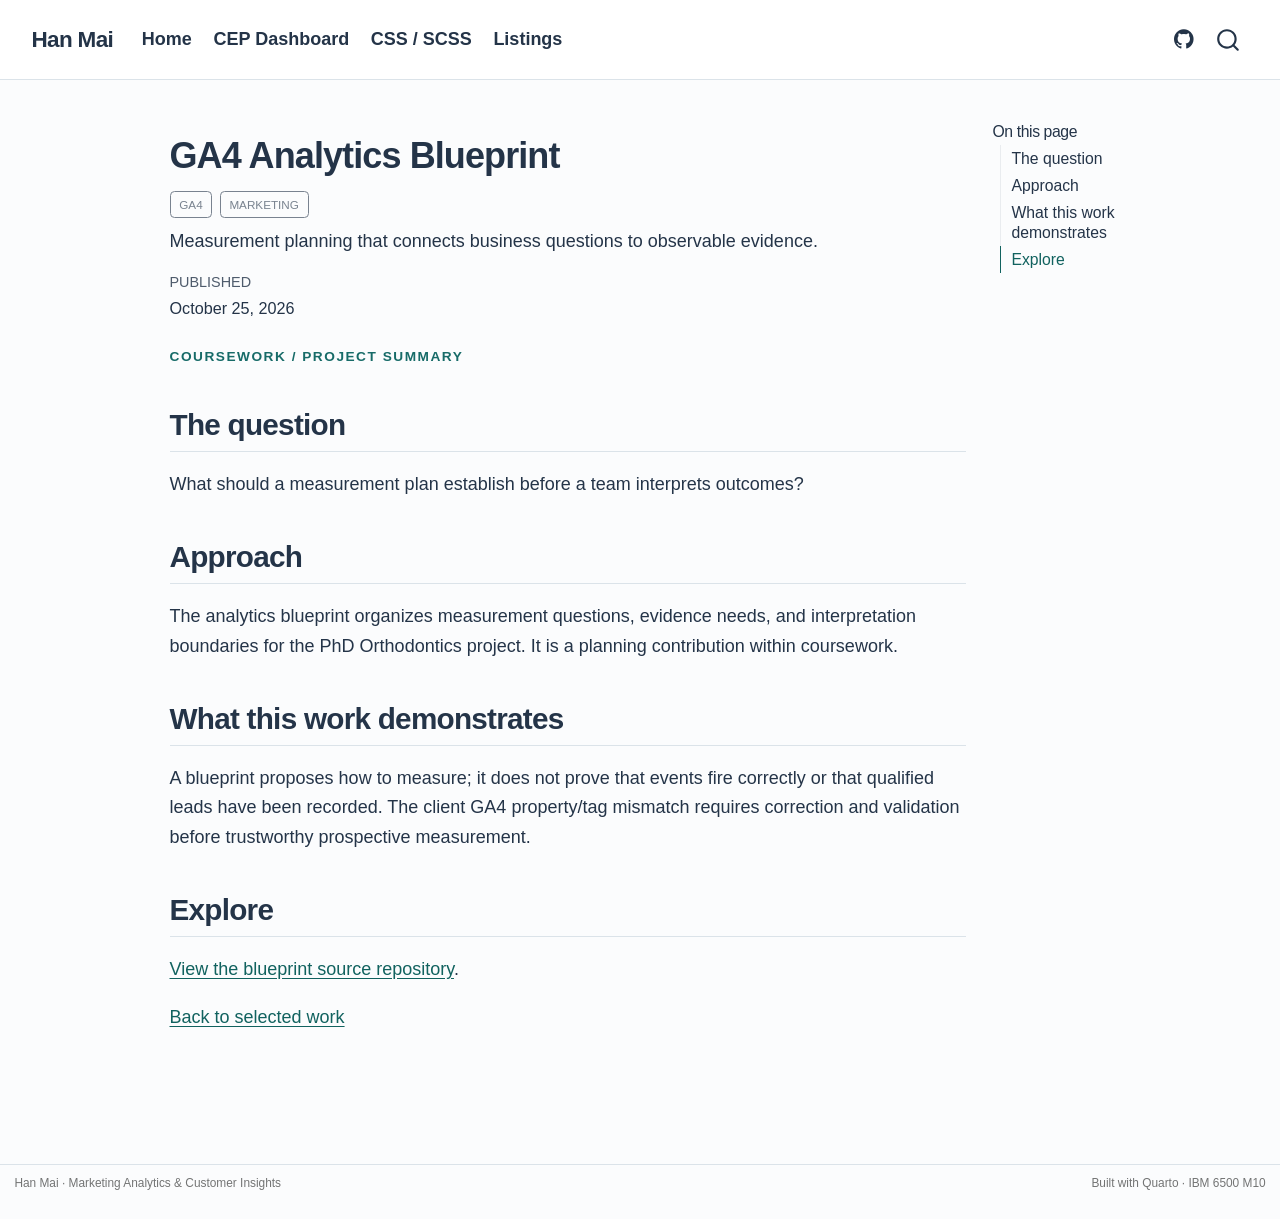
<file: docs/projects/blueprint.html>
<!DOCTYPE html>
<html xmlns="http://www.w3.org/1999/xhtml" lang="en" xml:lang="en"><head>

<meta charset="utf-8">
<meta name="generator" content="quarto-1.9.37">

<meta name="viewport" content="width=device-width, initial-scale=1.0, user-scalable=yes">

<meta name="dcterms.date" content="2026-10-25">
<meta name="description" content="Measurement planning that connects business questions to observable evidence.">

<title>GA4 Analytics Blueprint – Han Mai</title>
<style>
/* Default styles provided by pandoc.
** See https://pandoc.org/MANUAL.html#variables-for-html for config info.
*/
code{white-space: pre-wrap;}
span.smallcaps{font-variant: small-caps;}
div.columns{display: flex; gap: min(4vw, 1.5em);}
div.column{flex: auto; overflow-x: auto;}
div.hanging-indent{margin-left: 1.5em; text-indent: -1.5em;}
ul.task-list{list-style: none;}
ul.task-list li input[type="checkbox"] {
  width: 0.8em;
  margin: 0 0.8em 0.2em -1em; /* quarto-specific, see https://github.com/quarto-dev/quarto-cli/issues/4556 */ 
  vertical-align: middle;
}
</style>


<script src="../site_libs/quarto-nav/quarto-nav.js"></script>
<script src="../site_libs/quarto-nav/headroom.min.js"></script>
<script src="../site_libs/clipboard/clipboard.min.js"></script>
<script src="../site_libs/quarto-search/autocomplete.umd.js"></script>
<script src="../site_libs/quarto-search/fuse.min.js"></script>
<script src="../site_libs/quarto-search/quarto-search.js"></script>
<meta name="quarto:offset" content="../">
<script src="../site_libs/quarto-html/quarto.js" type="module"></script>
<script src="../site_libs/quarto-html/tabsets/tabsets.js" type="module"></script>
<script src="../site_libs/quarto-html/popper.min.js"></script>
<script src="../site_libs/quarto-html/tippy.umd.min.js"></script>
<script src="../site_libs/quarto-html/anchor.min.js"></script>
<link href="../site_libs/quarto-html/tippy.css" rel="stylesheet">
<link href="../site_libs/quarto-html/quarto-syntax-highlighting-7f8f88aac4f3542376d5c11b86a4c14d.css" rel="stylesheet" id="quarto-text-highlighting-styles">
<script src="../site_libs/bootstrap/bootstrap.min.js"></script>
<link href="../site_libs/bootstrap/bootstrap-icons.css" rel="stylesheet">
<link href="../site_libs/bootstrap/bootstrap-39aa322f392e66df6139e4dade48867c.min.css" rel="stylesheet" append-hash="true" id="quarto-bootstrap" data-mode="light">
<script id="quarto-search-options" type="application/json">{
  "location": "navbar",
  "copy-button": false,
  "collapse-after": 3,
  "panel-placement": "end",
  "type": "overlay",
  "limit": 50,
  "keyboard-shortcut": [
    "f",
    "/",
    "s"
  ],
  "show-item-context": false,
  "language": {
    "search-no-results-text": "No results",
    "search-matching-documents-text": "matching documents",
    "search-copy-link-title": "Copy link to search",
    "search-hide-matches-text": "Hide additional matches",
    "search-more-match-text": "more match in this document",
    "search-more-matches-text": "more matches in this document",
    "search-clear-button-title": "Clear",
    "search-text-placeholder": "",
    "search-detached-cancel-button-title": "Cancel",
    "search-submit-button-title": "Submit",
    "search-label": "Search"
  }
}</script>


</head>

<body class="nav-fixed quarto-light">

<div id="quarto-search-results"></div>
  <header id="quarto-header" class="headroom fixed-top">
    <nav class="navbar navbar-expand-lg " data-bs-theme="dark">
      <div class="navbar-container container-fluid">
      <div class="navbar-brand-container mx-auto">
    <a class="navbar-brand" href="../index.html">
    <span class="navbar-title">Han Mai</span>
    </a>
  </div>
            <div id="quarto-search" class="" title="Search"></div>
          <button class="navbar-toggler" type="button" data-bs-toggle="collapse" data-bs-target="#navbarCollapse" aria-controls="navbarCollapse" role="menu" aria-expanded="false" aria-label="Toggle navigation" onclick="if (window.quartoToggleHeadroom) { window.quartoToggleHeadroom(); }">
  <span class="navbar-toggler-icon"></span>
</button>
          <div class="collapse navbar-collapse" id="navbarCollapse">
            <ul class="navbar-nav navbar-nav-scroll me-auto">
  <li class="nav-item">
    <a class="nav-link" href="../index.html"> 
<span class="menu-text">Home</span></a>
  </li>  
  <li class="nav-item">
    <a class="nav-link" href="../cep-dashboard.html"> 
<span class="menu-text">CEP Dashboard</span></a>
  </li>  
  <li class="nav-item">
    <a class="nav-link" href="../scss.html"> 
<span class="menu-text">CSS / SCSS</span></a>
  </li>  
  <li class="nav-item">
    <a class="nav-link" href="../listings.html"> 
<span class="menu-text">Listings</span></a>
  </li>  
</ul>
            <ul class="navbar-nav navbar-nav-scroll ms-auto">
  <li class="nav-item compact">
    <a class="nav-link" href="https://github.com/hanamai111"> <i class="bi bi-github" role="img" aria-label="Han Mai on GitHub">
</i> 
<span class="menu-text"></span></a>
  </li>  
</ul>
          </div> <!-- /navcollapse -->
            <div class="quarto-navbar-tools">
</div>
      </div> <!-- /container-fluid -->
    </nav>
</header>
<!-- content -->
<div id="quarto-content" class="quarto-container page-columns page-rows-contents page-layout-article page-navbar">
<!-- sidebar -->
<!-- margin-sidebar -->
    <div id="quarto-margin-sidebar" class="sidebar margin-sidebar">
        <nav id="TOC" role="doc-toc" class="toc-active">
    <h2 id="toc-title">On this page</h2>
   
  <ul>
  <li><a href="#the-question" id="toc-the-question" class="nav-link active" data-scroll-target="#the-question">The question</a></li>
  <li><a href="#approach" id="toc-approach" class="nav-link" data-scroll-target="#approach">Approach</a></li>
  <li><a href="#what-this-work-demonstrates" id="toc-what-this-work-demonstrates" class="nav-link" data-scroll-target="#what-this-work-demonstrates">What this work demonstrates</a></li>
  <li><a href="#explore" id="toc-explore" class="nav-link" data-scroll-target="#explore">Explore</a></li>
  </ul>
</nav>
    </div>
<!-- main -->
<main class="content" id="quarto-document-content">

<header id="title-block-header" class="quarto-title-block default">
<div class="quarto-title">
<h1 class="title">GA4 Analytics Blueprint</h1>
  <div class="quarto-categories">
    <div class="quarto-category">GA4</div>
    <div class="quarto-category">Marketing</div>
  </div>
  </div>

<div>
  <div class="description">
    Measurement planning that connects business questions to observable evidence.
  </div>
</div>


<div class="quarto-title-meta">

    
    <div>
    <div class="quarto-title-meta-heading">Published</div>
    <div class="quarto-title-meta-contents">
      <p class="date">October 25, 2026</p>
    </div>
  </div>
  
    
  </div>
  


</header>


<p><span class="eyebrow">COURSEWORK / PROJECT SUMMARY</span></p>
<section id="the-question" class="level2">
<h2 class="anchored" data-anchor-id="the-question">The question</h2>
<p>What should a measurement plan establish before a team interprets outcomes?</p>
</section>
<section id="approach" class="level2">
<h2 class="anchored" data-anchor-id="approach">Approach</h2>
<p>The analytics blueprint organizes measurement questions, evidence needs, and interpretation boundaries for the PhD Orthodontics project. It is a planning contribution within coursework.</p>
</section>
<section id="what-this-work-demonstrates" class="level2">
<h2 class="anchored" data-anchor-id="what-this-work-demonstrates">What this work demonstrates</h2>
<p>A blueprint proposes how to measure; it does not prove that events fire correctly or that qualified leads have been recorded. The client GA4 property/tag mismatch requires correction and validation before trustworthy prospective measurement.</p>
</section>
<section id="explore" class="level2">
<h2 class="anchored" data-anchor-id="explore">Explore</h2>
<p><a href="https://github.com/hanamai111/ga4-analytics-blueprint-phd-orthodontics">View the blueprint source repository</a>.</p>
<p><a href="../listings.html">Back to selected work</a></p>


</section>

</main> <!-- /main -->
<script id="quarto-html-after-body" type="application/javascript">
  window.document.addEventListener("DOMContentLoaded", function (event) {
    const icon = "";
    const anchorJS = new window.AnchorJS();
    anchorJS.options = {
      placement: 'right',
      icon: icon
    };
    anchorJS.add('.anchored');
    const isCodeAnnotation = (el) => {
      for (const clz of el.classList) {
        if (clz.startsWith('code-annotation-')) {                     
          return true;
        }
      }
      return false;
    }
    const onCopySuccess = function(e) {
      // button target
      const button = e.trigger;
      // don't keep focus
      button.blur();
      // flash "checked"
      button.classList.add('code-copy-button-checked');
      var currentTitle = button.getAttribute("title");
      button.setAttribute("title", "Copied!");
      let tooltip;
      if (window.bootstrap) {
        button.setAttribute("data-bs-toggle", "tooltip");
        button.setAttribute("data-bs-placement", "left");
        button.setAttribute("data-bs-title", "Copied!");
        tooltip = new bootstrap.Tooltip(button, 
          { trigger: "manual", 
            customClass: "code-copy-button-tooltip",
            offset: [0, -8]});
        tooltip.show();    
      }
      setTimeout(function() {
        if (tooltip) {
          tooltip.hide();
          button.removeAttribute("data-bs-title");
          button.removeAttribute("data-bs-toggle");
          button.removeAttribute("data-bs-placement");
        }
        button.setAttribute("title", currentTitle);
        button.classList.remove('code-copy-button-checked');
      }, 1000);
      // clear code selection
      e.clearSelection();
    }
    const getTextToCopy = function(trigger) {
      const outerScaffold = trigger.parentElement.cloneNode(true);
      const codeEl = outerScaffold.querySelector('code');
      for (const childEl of codeEl.children) {
        if (isCodeAnnotation(childEl)) {
          childEl.remove();
        }
      }
      return codeEl.innerText;
    }
    const clipboard = new window.ClipboardJS('.code-copy-button:not([data-in-quarto-modal])', {
      text: getTextToCopy
    });
    clipboard.on('success', onCopySuccess);
    if (window.document.getElementById('quarto-embedded-source-code-modal')) {
      const clipboardModal = new window.ClipboardJS('.code-copy-button[data-in-quarto-modal]', {
        text: getTextToCopy,
        container: window.document.getElementById('quarto-embedded-source-code-modal')
      });
      clipboardModal.on('success', onCopySuccess);
    }
      var localhostRegex = new RegExp(/^(?:http|https):\/\/localhost\:?[0-9]*\//);
      var mailtoRegex = new RegExp(/^mailto:/);
        var filterRegex = new RegExp('/' + window.location.host + '/');
      var isInternal = (href) => {
          return filterRegex.test(href) || localhostRegex.test(href) || mailtoRegex.test(href);
      }
      // Inspect non-navigation links and adorn them if external
     var links = window.document.querySelectorAll('a[href]:not(.nav-link):not(.navbar-brand):not(.toc-action):not(.sidebar-link):not(.sidebar-item-toggle):not(.pagination-link):not(.no-external):not([aria-hidden]):not(.dropdown-item):not(.quarto-navigation-tool):not(.about-link)');
      for (var i=0; i<links.length; i++) {
        const link = links[i];
        if (!isInternal(link.href)) {
          // undo the damage that might have been done by quarto-nav.js in the case of
          // links that we want to consider external
          if (link.dataset.originalHref !== undefined) {
            link.href = link.dataset.originalHref;
          }
            // target, if specified
            link.setAttribute("target", "_blank");
            if (link.getAttribute("rel") === null) {
              link.setAttribute("rel", "noopener");
            }
        }
      }
    function tippyHover(el, contentFn, onTriggerFn, onUntriggerFn) {
      const config = {
        allowHTML: true,
        maxWidth: 500,
        delay: 100,
        arrow: false,
        appendTo: function(el) {
            return el.parentElement;
        },
        interactive: true,
        interactiveBorder: 10,
        theme: 'quarto',
        placement: 'bottom-start',
      };
      if (contentFn) {
        config.content = contentFn;
      }
      if (onTriggerFn) {
        config.onTrigger = onTriggerFn;
      }
      if (onUntriggerFn) {
        config.onUntrigger = onUntriggerFn;
      }
      window.tippy(el, config); 
    }
    const noterefs = window.document.querySelectorAll('a[role="doc-noteref"]');
    for (var i=0; i<noterefs.length; i++) {
      const ref = noterefs[i];
      tippyHover(ref, function() {
        // use id or data attribute instead here
        let href = ref.getAttribute('data-footnote-href') || ref.getAttribute('href');
        try { href = new URL(href).hash; } catch {}
        const id = href.replace(/^#\/?/, "");
        const note = window.document.getElementById(id);
        if (note) {
          return note.innerHTML;
        } else {
          return "";
        }
      });
    }
    const xrefs = window.document.querySelectorAll('a.quarto-xref');
    const processXRef = (id, note) => {
      // Strip column container classes
      const stripColumnClz = (el) => {
        el.classList.remove("page-full", "page-columns");
        if (el.children) {
          for (const child of el.children) {
            stripColumnClz(child);
          }
        }
      }
      stripColumnClz(note)
      if (id === null || id.startsWith('sec-')) {
        // Special case sections, only their first couple elements
        const container = document.createElement("div");
        if (note.children && note.children.length > 2) {
          container.appendChild(note.children[0].cloneNode(true));
          for (let i = 1; i < note.children.length; i++) {
            const child = note.children[i];
            if (child.tagName === "P" && child.innerText === "") {
              continue;
            } else {
              container.appendChild(child.cloneNode(true));
              break;
            }
          }
          if (window.Quarto?.typesetMath) {
            window.Quarto.typesetMath(container);
          }
          return container.innerHTML
        } else {
          if (window.Quarto?.typesetMath) {
            window.Quarto.typesetMath(note);
          }
          return note.innerHTML;
        }
      } else {
        // Remove any anchor links if they are present
        const anchorLink = note.querySelector('a.anchorjs-link');
        if (anchorLink) {
          anchorLink.remove();
        }
        if (window.Quarto?.typesetMath) {
          window.Quarto.typesetMath(note);
        }
        if (note.classList.contains("callout")) {
          return note.outerHTML;
        } else {
          return note.innerHTML;
        }
      }
    }
    for (var i=0; i<xrefs.length; i++) {
      const xref = xrefs[i];
      tippyHover(xref, undefined, function(instance) {
        instance.disable();
        let url = xref.getAttribute('href');
        let hash = undefined; 
        if (url.startsWith('#')) {
          hash = url;
        } else {
          try { hash = new URL(url).hash; } catch {}
        }
        if (hash) {
          const id = hash.replace(/^#\/?/, "");
          const note = window.document.getElementById(id);
          if (note !== null) {
            try {
              const html = processXRef(id, note.cloneNode(true));
              instance.setContent(html);
            } finally {
              instance.enable();
              instance.show();
            }
          } else {
            // See if we can fetch this
            fetch(url.split('#')[0])
            .then(res => res.text())
            .then(html => {
              const parser = new DOMParser();
              const htmlDoc = parser.parseFromString(html, "text/html");
              const note = htmlDoc.getElementById(id);
              if (note !== null) {
                const html = processXRef(id, note);
                instance.setContent(html);
              } 
            }).finally(() => {
              instance.enable();
              instance.show();
            });
          }
        } else {
          // See if we can fetch a full url (with no hash to target)
          // This is a special case and we should probably do some content thinning / targeting
          fetch(url)
          .then(res => res.text())
          .then(html => {
            const parser = new DOMParser();
            const htmlDoc = parser.parseFromString(html, "text/html");
            const note = htmlDoc.querySelector('main.content');
            if (note !== null) {
              // This should only happen for chapter cross references
              // (since there is no id in the URL)
              // remove the first header
              if (note.children.length > 0 && note.children[0].tagName === "HEADER") {
                note.children[0].remove();
              }
              const html = processXRef(null, note);
              instance.setContent(html);
            } 
          }).finally(() => {
            instance.enable();
            instance.show();
          });
        }
      }, function(instance) {
      });
    }
        let selectedAnnoteEl;
        const selectorForAnnotation = ( cell, annotation) => {
          let cellAttr = 'data-code-cell="' + cell + '"';
          let lineAttr = 'data-code-annotation="' +  annotation + '"';
          const selector = 'span[' + cellAttr + '][' + lineAttr + ']';
          return selector;
        }
        const selectCodeLines = (annoteEl) => {
          const doc = window.document;
          const targetCell = annoteEl.getAttribute("data-target-cell");
          const targetAnnotation = annoteEl.getAttribute("data-target-annotation");
          const annoteSpan = window.document.querySelector(selectorForAnnotation(targetCell, targetAnnotation));
          const lines = annoteSpan.getAttribute("data-code-lines").split(",");
          const lineIds = lines.map((line) => {
            return targetCell + "-" + line;
          })
          let top = null;
          let height = null;
          let parent = null;
          if (lineIds.length > 0) {
              //compute the position of the single el (top and bottom and make a div)
              const el = window.document.getElementById(lineIds[0]);
              top = el.offsetTop;
              height = el.offsetHeight;
              parent = el.parentElement.parentElement;
            if (lineIds.length > 1) {
              const lastEl = window.document.getElementById(lineIds[lineIds.length - 1]);
              const bottom = lastEl.offsetTop + lastEl.offsetHeight;
              height = bottom - top;
            }
            if (top !== null && height !== null && parent !== null) {
              // cook up a div (if necessary) and position it 
              let div = window.document.getElementById("code-annotation-line-highlight");
              if (div === null) {
                div = window.document.createElement("div");
                div.setAttribute("id", "code-annotation-line-highlight");
                div.style.position = 'absolute';
                parent.appendChild(div);
              }
              div.style.top = top - 2 + "px";
              div.style.height = height + 4 + "px";
              div.style.left = 0;
              let gutterDiv = window.document.getElementById("code-annotation-line-highlight-gutter");
              if (gutterDiv === null) {
                gutterDiv = window.document.createElement("div");
                gutterDiv.setAttribute("id", "code-annotation-line-highlight-gutter");
                gutterDiv.style.position = 'absolute';
                const codeCell = window.document.getElementById(targetCell);
                const gutter = codeCell.querySelector('.code-annotation-gutter');
                gutter.appendChild(gutterDiv);
              }
              gutterDiv.style.top = top - 2 + "px";
              gutterDiv.style.height = height + 4 + "px";
            }
            selectedAnnoteEl = annoteEl;
          }
        };
        const unselectCodeLines = () => {
          const elementsIds = ["code-annotation-line-highlight", "code-annotation-line-highlight-gutter"];
          elementsIds.forEach((elId) => {
            const div = window.document.getElementById(elId);
            if (div) {
              div.remove();
            }
          });
          selectedAnnoteEl = undefined;
        };
          // Handle positioning of the toggle
      window.addEventListener(
        "resize",
        throttle(() => {
          elRect = undefined;
          if (selectedAnnoteEl) {
            selectCodeLines(selectedAnnoteEl);
          }
        }, 10)
      );
      function throttle(fn, ms) {
      let throttle = false;
      let timer;
        return (...args) => {
          if(!throttle) { // first call gets through
              fn.apply(this, args);
              throttle = true;
          } else { // all the others get throttled
              if(timer) clearTimeout(timer); // cancel #2
              timer = setTimeout(() => {
                fn.apply(this, args);
                timer = throttle = false;
              }, ms);
          }
        };
      }
        // Attach click handler to the DT
        const annoteDls = window.document.querySelectorAll('dt[data-target-cell]');
        for (const annoteDlNode of annoteDls) {
          annoteDlNode.addEventListener('click', (event) => {
            const clickedEl = event.target;
            if (clickedEl !== selectedAnnoteEl) {
              unselectCodeLines();
              const activeEl = window.document.querySelector('dt[data-target-cell].code-annotation-active');
              if (activeEl) {
                activeEl.classList.remove('code-annotation-active');
              }
              selectCodeLines(clickedEl);
              clickedEl.classList.add('code-annotation-active');
            } else {
              // Unselect the line
              unselectCodeLines();
              clickedEl.classList.remove('code-annotation-active');
            }
          });
        }
    const findCites = (el) => {
      const parentEl = el.parentElement;
      if (parentEl) {
        const cites = parentEl.dataset.cites;
        if (cites) {
          return {
            el,
            cites: cites.split(' ')
          };
        } else {
          return findCites(el.parentElement)
        }
      } else {
        return undefined;
      }
    };
    var bibliorefs = window.document.querySelectorAll('a[role="doc-biblioref"]');
    for (var i=0; i<bibliorefs.length; i++) {
      const ref = bibliorefs[i];
      const citeInfo = findCites(ref);
      if (citeInfo) {
        tippyHover(citeInfo.el, function() {
          var popup = window.document.createElement('div');
          citeInfo.cites.forEach(function(cite) {
            var citeDiv = window.document.createElement('div');
            citeDiv.classList.add('hanging-indent');
            citeDiv.classList.add('csl-entry');
            var biblioDiv = window.document.getElementById('ref-' + cite);
            if (biblioDiv) {
              citeDiv.innerHTML = biblioDiv.innerHTML;
            }
            popup.appendChild(citeDiv);
          });
          return popup.innerHTML;
        });
      }
    }
  });
  </script>
</div> <!-- /content -->
<footer class="footer">
  <div class="nav-footer">
    <div class="nav-footer-left">
<p>Han Mai · Marketing Analytics &amp; Customer Insights</p>
</div>   
    <div class="nav-footer-center">
      &nbsp;
    </div>
    <div class="nav-footer-right">
<p>Built with Quarto · IBM 6500 M10</p>
</div>
  </div>
</footer>




</body></html>
</file>
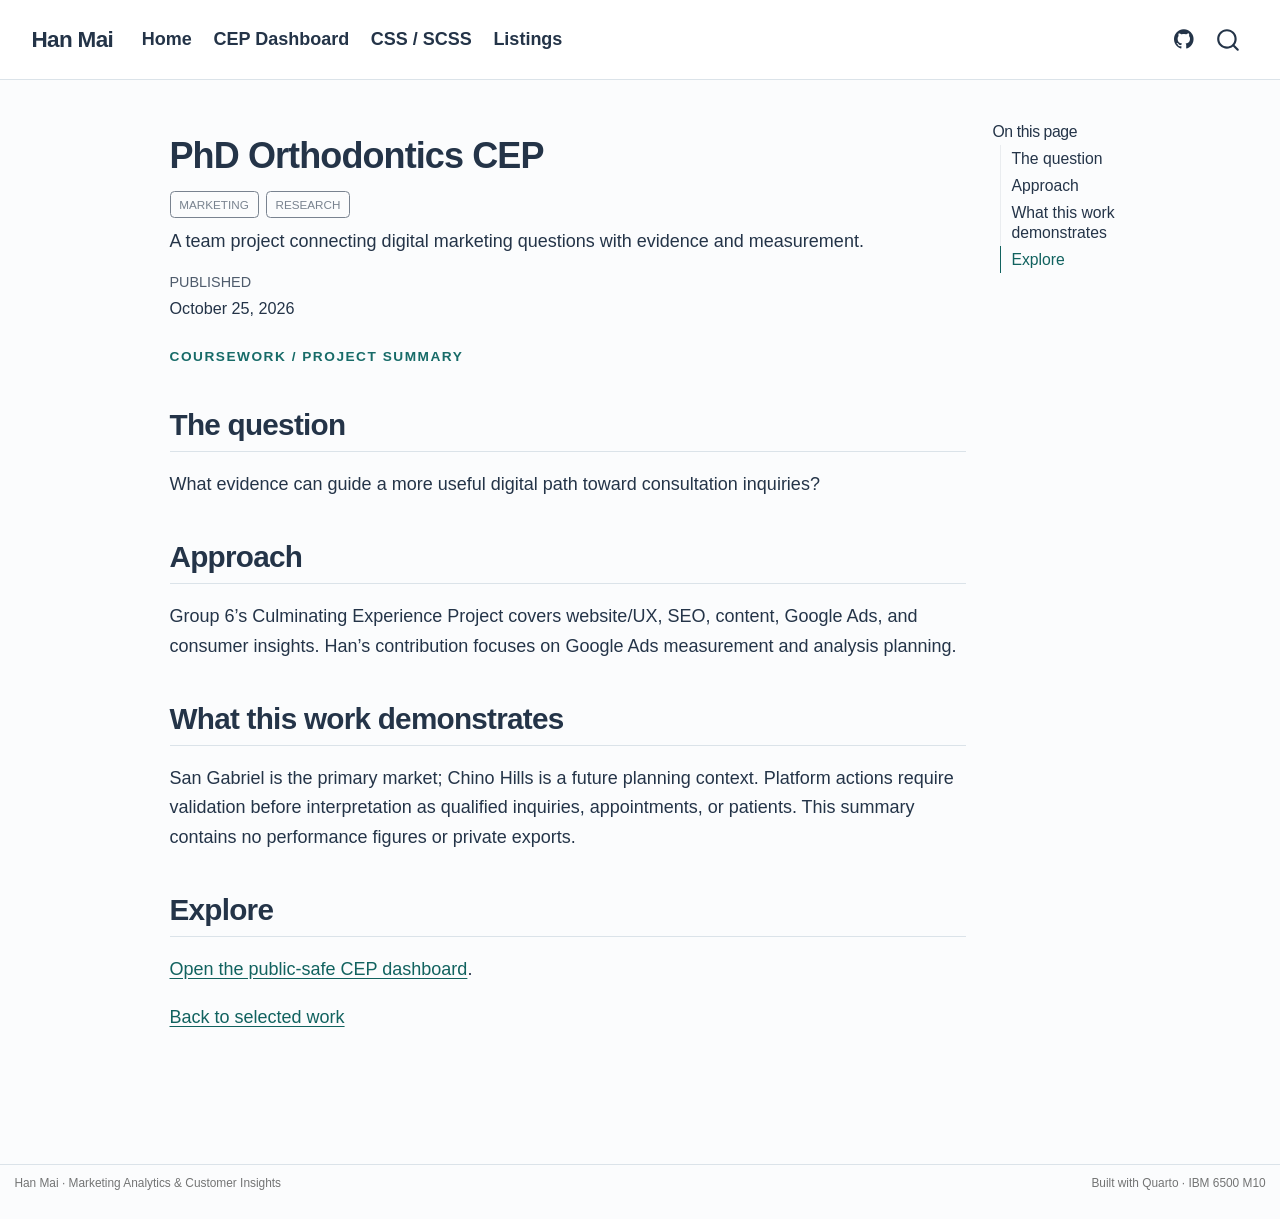
<file: docs/projects/cep.html>
<!DOCTYPE html>
<html xmlns="http://www.w3.org/1999/xhtml" lang="en" xml:lang="en"><head>

<meta charset="utf-8">
<meta name="generator" content="quarto-1.9.37">

<meta name="viewport" content="width=device-width, initial-scale=1.0, user-scalable=yes">

<meta name="dcterms.date" content="2026-10-25">
<meta name="description" content="A team project connecting digital marketing questions with evidence and measurement.">

<title>PhD Orthodontics CEP – Han Mai</title>
<style>
/* Default styles provided by pandoc.
** See https://pandoc.org/MANUAL.html#variables-for-html for config info.
*/
code{white-space: pre-wrap;}
span.smallcaps{font-variant: small-caps;}
div.columns{display: flex; gap: min(4vw, 1.5em);}
div.column{flex: auto; overflow-x: auto;}
div.hanging-indent{margin-left: 1.5em; text-indent: -1.5em;}
ul.task-list{list-style: none;}
ul.task-list li input[type="checkbox"] {
  width: 0.8em;
  margin: 0 0.8em 0.2em -1em; /* quarto-specific, see https://github.com/quarto-dev/quarto-cli/issues/4556 */ 
  vertical-align: middle;
}
</style>


<script src="../site_libs/quarto-nav/quarto-nav.js"></script>
<script src="../site_libs/quarto-nav/headroom.min.js"></script>
<script src="../site_libs/clipboard/clipboard.min.js"></script>
<script src="../site_libs/quarto-search/autocomplete.umd.js"></script>
<script src="../site_libs/quarto-search/fuse.min.js"></script>
<script src="../site_libs/quarto-search/quarto-search.js"></script>
<meta name="quarto:offset" content="../">
<script src="../site_libs/quarto-html/quarto.js" type="module"></script>
<script src="../site_libs/quarto-html/tabsets/tabsets.js" type="module"></script>
<script src="../site_libs/quarto-html/popper.min.js"></script>
<script src="../site_libs/quarto-html/tippy.umd.min.js"></script>
<script src="../site_libs/quarto-html/anchor.min.js"></script>
<link href="../site_libs/quarto-html/tippy.css" rel="stylesheet">
<link href="../site_libs/quarto-html/quarto-syntax-highlighting-7f8f88aac4f3542376d5c11b86a4c14d.css" rel="stylesheet" id="quarto-text-highlighting-styles">
<script src="../site_libs/bootstrap/bootstrap.min.js"></script>
<link href="../site_libs/bootstrap/bootstrap-icons.css" rel="stylesheet">
<link href="../site_libs/bootstrap/bootstrap-39aa322f392e66df6139e4dade48867c.min.css" rel="stylesheet" append-hash="true" id="quarto-bootstrap" data-mode="light">
<script id="quarto-search-options" type="application/json">{
  "location": "navbar",
  "copy-button": false,
  "collapse-after": 3,
  "panel-placement": "end",
  "type": "overlay",
  "limit": 50,
  "keyboard-shortcut": [
    "f",
    "/",
    "s"
  ],
  "show-item-context": false,
  "language": {
    "search-no-results-text": "No results",
    "search-matching-documents-text": "matching documents",
    "search-copy-link-title": "Copy link to search",
    "search-hide-matches-text": "Hide additional matches",
    "search-more-match-text": "more match in this document",
    "search-more-matches-text": "more matches in this document",
    "search-clear-button-title": "Clear",
    "search-text-placeholder": "",
    "search-detached-cancel-button-title": "Cancel",
    "search-submit-button-title": "Submit",
    "search-label": "Search"
  }
}</script>


</head>

<body class="nav-fixed quarto-light">

<div id="quarto-search-results"></div>
  <header id="quarto-header" class="headroom fixed-top">
    <nav class="navbar navbar-expand-lg " data-bs-theme="dark">
      <div class="navbar-container container-fluid">
      <div class="navbar-brand-container mx-auto">
    <a class="navbar-brand" href="../index.html">
    <span class="navbar-title">Han Mai</span>
    </a>
  </div>
            <div id="quarto-search" class="" title="Search"></div>
          <button class="navbar-toggler" type="button" data-bs-toggle="collapse" data-bs-target="#navbarCollapse" aria-controls="navbarCollapse" role="menu" aria-expanded="false" aria-label="Toggle navigation" onclick="if (window.quartoToggleHeadroom) { window.quartoToggleHeadroom(); }">
  <span class="navbar-toggler-icon"></span>
</button>
          <div class="collapse navbar-collapse" id="navbarCollapse">
            <ul class="navbar-nav navbar-nav-scroll me-auto">
  <li class="nav-item">
    <a class="nav-link" href="../index.html"> 
<span class="menu-text">Home</span></a>
  </li>  
  <li class="nav-item">
    <a class="nav-link" href="../cep-dashboard.html"> 
<span class="menu-text">CEP Dashboard</span></a>
  </li>  
  <li class="nav-item">
    <a class="nav-link" href="../scss.html"> 
<span class="menu-text">CSS / SCSS</span></a>
  </li>  
  <li class="nav-item">
    <a class="nav-link" href="../listings.html"> 
<span class="menu-text">Listings</span></a>
  </li>  
</ul>
            <ul class="navbar-nav navbar-nav-scroll ms-auto">
  <li class="nav-item compact">
    <a class="nav-link" href="https://github.com/hanamai111"> <i class="bi bi-github" role="img" aria-label="Han Mai on GitHub">
</i> 
<span class="menu-text"></span></a>
  </li>  
</ul>
          </div> <!-- /navcollapse -->
            <div class="quarto-navbar-tools">
</div>
      </div> <!-- /container-fluid -->
    </nav>
</header>
<!-- content -->
<div id="quarto-content" class="quarto-container page-columns page-rows-contents page-layout-article page-navbar">
<!-- sidebar -->
<!-- margin-sidebar -->
    <div id="quarto-margin-sidebar" class="sidebar margin-sidebar">
        <nav id="TOC" role="doc-toc" class="toc-active">
    <h2 id="toc-title">On this page</h2>
   
  <ul>
  <li><a href="#the-question" id="toc-the-question" class="nav-link active" data-scroll-target="#the-question">The question</a></li>
  <li><a href="#approach" id="toc-approach" class="nav-link" data-scroll-target="#approach">Approach</a></li>
  <li><a href="#what-this-work-demonstrates" id="toc-what-this-work-demonstrates" class="nav-link" data-scroll-target="#what-this-work-demonstrates">What this work demonstrates</a></li>
  <li><a href="#explore" id="toc-explore" class="nav-link" data-scroll-target="#explore">Explore</a></li>
  </ul>
</nav>
    </div>
<!-- main -->
<main class="content" id="quarto-document-content">

<header id="title-block-header" class="quarto-title-block default">
<div class="quarto-title">
<h1 class="title">PhD Orthodontics CEP</h1>
  <div class="quarto-categories">
    <div class="quarto-category">Marketing</div>
    <div class="quarto-category">Research</div>
  </div>
  </div>

<div>
  <div class="description">
    A team project connecting digital marketing questions with evidence and measurement.
  </div>
</div>


<div class="quarto-title-meta">

    
    <div>
    <div class="quarto-title-meta-heading">Published</div>
    <div class="quarto-title-meta-contents">
      <p class="date">October 25, 2026</p>
    </div>
  </div>
  
    
  </div>
  


</header>


<p><span class="eyebrow">COURSEWORK / PROJECT SUMMARY</span></p>
<section id="the-question" class="level2">
<h2 class="anchored" data-anchor-id="the-question">The question</h2>
<p>What evidence can guide a more useful digital path toward consultation inquiries?</p>
</section>
<section id="approach" class="level2">
<h2 class="anchored" data-anchor-id="approach">Approach</h2>
<p>Group 6’s Culminating Experience Project covers website/UX, SEO, content, Google Ads, and consumer insights. Han’s contribution focuses on Google Ads measurement and analysis planning.</p>
</section>
<section id="what-this-work-demonstrates" class="level2">
<h2 class="anchored" data-anchor-id="what-this-work-demonstrates">What this work demonstrates</h2>
<p>San Gabriel is the primary market; Chino Hills is a future planning context. Platform actions require validation before interpretation as qualified inquiries, appointments, or patients. This summary contains no performance figures or private exports.</p>
</section>
<section id="explore" class="level2">
<h2 class="anchored" data-anchor-id="explore">Explore</h2>
<p><a href="../cep-dashboard.html">Open the public-safe CEP dashboard</a>.</p>
<p><a href="../listings.html">Back to selected work</a></p>


</section>

</main> <!-- /main -->
<script id="quarto-html-after-body" type="application/javascript">
  window.document.addEventListener("DOMContentLoaded", function (event) {
    const icon = "";
    const anchorJS = new window.AnchorJS();
    anchorJS.options = {
      placement: 'right',
      icon: icon
    };
    anchorJS.add('.anchored');
    const isCodeAnnotation = (el) => {
      for (const clz of el.classList) {
        if (clz.startsWith('code-annotation-')) {                     
          return true;
        }
      }
      return false;
    }
    const onCopySuccess = function(e) {
      // button target
      const button = e.trigger;
      // don't keep focus
      button.blur();
      // flash "checked"
      button.classList.add('code-copy-button-checked');
      var currentTitle = button.getAttribute("title");
      button.setAttribute("title", "Copied!");
      let tooltip;
      if (window.bootstrap) {
        button.setAttribute("data-bs-toggle", "tooltip");
        button.setAttribute("data-bs-placement", "left");
        button.setAttribute("data-bs-title", "Copied!");
        tooltip = new bootstrap.Tooltip(button, 
          { trigger: "manual", 
            customClass: "code-copy-button-tooltip",
            offset: [0, -8]});
        tooltip.show();    
      }
      setTimeout(function() {
        if (tooltip) {
          tooltip.hide();
          button.removeAttribute("data-bs-title");
          button.removeAttribute("data-bs-toggle");
          button.removeAttribute("data-bs-placement");
        }
        button.setAttribute("title", currentTitle);
        button.classList.remove('code-copy-button-checked');
      }, 1000);
      // clear code selection
      e.clearSelection();
    }
    const getTextToCopy = function(trigger) {
      const outerScaffold = trigger.parentElement.cloneNode(true);
      const codeEl = outerScaffold.querySelector('code');
      for (const childEl of codeEl.children) {
        if (isCodeAnnotation(childEl)) {
          childEl.remove();
        }
      }
      return codeEl.innerText;
    }
    const clipboard = new window.ClipboardJS('.code-copy-button:not([data-in-quarto-modal])', {
      text: getTextToCopy
    });
    clipboard.on('success', onCopySuccess);
    if (window.document.getElementById('quarto-embedded-source-code-modal')) {
      const clipboardModal = new window.ClipboardJS('.code-copy-button[data-in-quarto-modal]', {
        text: getTextToCopy,
        container: window.document.getElementById('quarto-embedded-source-code-modal')
      });
      clipboardModal.on('success', onCopySuccess);
    }
      var localhostRegex = new RegExp(/^(?:http|https):\/\/localhost\:?[0-9]*\//);
      var mailtoRegex = new RegExp(/^mailto:/);
        var filterRegex = new RegExp('/' + window.location.host + '/');
      var isInternal = (href) => {
          return filterRegex.test(href) || localhostRegex.test(href) || mailtoRegex.test(href);
      }
      // Inspect non-navigation links and adorn them if external
     var links = window.document.querySelectorAll('a[href]:not(.nav-link):not(.navbar-brand):not(.toc-action):not(.sidebar-link):not(.sidebar-item-toggle):not(.pagination-link):not(.no-external):not([aria-hidden]):not(.dropdown-item):not(.quarto-navigation-tool):not(.about-link)');
      for (var i=0; i<links.length; i++) {
        const link = links[i];
        if (!isInternal(link.href)) {
          // undo the damage that might have been done by quarto-nav.js in the case of
          // links that we want to consider external
          if (link.dataset.originalHref !== undefined) {
            link.href = link.dataset.originalHref;
          }
            // target, if specified
            link.setAttribute("target", "_blank");
            if (link.getAttribute("rel") === null) {
              link.setAttribute("rel", "noopener");
            }
        }
      }
    function tippyHover(el, contentFn, onTriggerFn, onUntriggerFn) {
      const config = {
        allowHTML: true,
        maxWidth: 500,
        delay: 100,
        arrow: false,
        appendTo: function(el) {
            return el.parentElement;
        },
        interactive: true,
        interactiveBorder: 10,
        theme: 'quarto',
        placement: 'bottom-start',
      };
      if (contentFn) {
        config.content = contentFn;
      }
      if (onTriggerFn) {
        config.onTrigger = onTriggerFn;
      }
      if (onUntriggerFn) {
        config.onUntrigger = onUntriggerFn;
      }
      window.tippy(el, config); 
    }
    const noterefs = window.document.querySelectorAll('a[role="doc-noteref"]');
    for (var i=0; i<noterefs.length; i++) {
      const ref = noterefs[i];
      tippyHover(ref, function() {
        // use id or data attribute instead here
        let href = ref.getAttribute('data-footnote-href') || ref.getAttribute('href');
        try { href = new URL(href).hash; } catch {}
        const id = href.replace(/^#\/?/, "");
        const note = window.document.getElementById(id);
        if (note) {
          return note.innerHTML;
        } else {
          return "";
        }
      });
    }
    const xrefs = window.document.querySelectorAll('a.quarto-xref');
    const processXRef = (id, note) => {
      // Strip column container classes
      const stripColumnClz = (el) => {
        el.classList.remove("page-full", "page-columns");
        if (el.children) {
          for (const child of el.children) {
            stripColumnClz(child);
          }
        }
      }
      stripColumnClz(note)
      if (id === null || id.startsWith('sec-')) {
        // Special case sections, only their first couple elements
        const container = document.createElement("div");
        if (note.children && note.children.length > 2) {
          container.appendChild(note.children[0].cloneNode(true));
          for (let i = 1; i < note.children.length; i++) {
            const child = note.children[i];
            if (child.tagName === "P" && child.innerText === "") {
              continue;
            } else {
              container.appendChild(child.cloneNode(true));
              break;
            }
          }
          if (window.Quarto?.typesetMath) {
            window.Quarto.typesetMath(container);
          }
          return container.innerHTML
        } else {
          if (window.Quarto?.typesetMath) {
            window.Quarto.typesetMath(note);
          }
          return note.innerHTML;
        }
      } else {
        // Remove any anchor links if they are present
        const anchorLink = note.querySelector('a.anchorjs-link');
        if (anchorLink) {
          anchorLink.remove();
        }
        if (window.Quarto?.typesetMath) {
          window.Quarto.typesetMath(note);
        }
        if (note.classList.contains("callout")) {
          return note.outerHTML;
        } else {
          return note.innerHTML;
        }
      }
    }
    for (var i=0; i<xrefs.length; i++) {
      const xref = xrefs[i];
      tippyHover(xref, undefined, function(instance) {
        instance.disable();
        let url = xref.getAttribute('href');
        let hash = undefined; 
        if (url.startsWith('#')) {
          hash = url;
        } else {
          try { hash = new URL(url).hash; } catch {}
        }
        if (hash) {
          const id = hash.replace(/^#\/?/, "");
          const note = window.document.getElementById(id);
          if (note !== null) {
            try {
              const html = processXRef(id, note.cloneNode(true));
              instance.setContent(html);
            } finally {
              instance.enable();
              instance.show();
            }
          } else {
            // See if we can fetch this
            fetch(url.split('#')[0])
            .then(res => res.text())
            .then(html => {
              const parser = new DOMParser();
              const htmlDoc = parser.parseFromString(html, "text/html");
              const note = htmlDoc.getElementById(id);
              if (note !== null) {
                const html = processXRef(id, note);
                instance.setContent(html);
              } 
            }).finally(() => {
              instance.enable();
              instance.show();
            });
          }
        } else {
          // See if we can fetch a full url (with no hash to target)
          // This is a special case and we should probably do some content thinning / targeting
          fetch(url)
          .then(res => res.text())
          .then(html => {
            const parser = new DOMParser();
            const htmlDoc = parser.parseFromString(html, "text/html");
            const note = htmlDoc.querySelector('main.content');
            if (note !== null) {
              // This should only happen for chapter cross references
              // (since there is no id in the URL)
              // remove the first header
              if (note.children.length > 0 && note.children[0].tagName === "HEADER") {
                note.children[0].remove();
              }
              const html = processXRef(null, note);
              instance.setContent(html);
            } 
          }).finally(() => {
            instance.enable();
            instance.show();
          });
        }
      }, function(instance) {
      });
    }
        let selectedAnnoteEl;
        const selectorForAnnotation = ( cell, annotation) => {
          let cellAttr = 'data-code-cell="' + cell + '"';
          let lineAttr = 'data-code-annotation="' +  annotation + '"';
          const selector = 'span[' + cellAttr + '][' + lineAttr + ']';
          return selector;
        }
        const selectCodeLines = (annoteEl) => {
          const doc = window.document;
          const targetCell = annoteEl.getAttribute("data-target-cell");
          const targetAnnotation = annoteEl.getAttribute("data-target-annotation");
          const annoteSpan = window.document.querySelector(selectorForAnnotation(targetCell, targetAnnotation));
          const lines = annoteSpan.getAttribute("data-code-lines").split(",");
          const lineIds = lines.map((line) => {
            return targetCell + "-" + line;
          })
          let top = null;
          let height = null;
          let parent = null;
          if (lineIds.length > 0) {
              //compute the position of the single el (top and bottom and make a div)
              const el = window.document.getElementById(lineIds[0]);
              top = el.offsetTop;
              height = el.offsetHeight;
              parent = el.parentElement.parentElement;
            if (lineIds.length > 1) {
              const lastEl = window.document.getElementById(lineIds[lineIds.length - 1]);
              const bottom = lastEl.offsetTop + lastEl.offsetHeight;
              height = bottom - top;
            }
            if (top !== null && height !== null && parent !== null) {
              // cook up a div (if necessary) and position it 
              let div = window.document.getElementById("code-annotation-line-highlight");
              if (div === null) {
                div = window.document.createElement("div");
                div.setAttribute("id", "code-annotation-line-highlight");
                div.style.position = 'absolute';
                parent.appendChild(div);
              }
              div.style.top = top - 2 + "px";
              div.style.height = height + 4 + "px";
              div.style.left = 0;
              let gutterDiv = window.document.getElementById("code-annotation-line-highlight-gutter");
              if (gutterDiv === null) {
                gutterDiv = window.document.createElement("div");
                gutterDiv.setAttribute("id", "code-annotation-line-highlight-gutter");
                gutterDiv.style.position = 'absolute';
                const codeCell = window.document.getElementById(targetCell);
                const gutter = codeCell.querySelector('.code-annotation-gutter');
                gutter.appendChild(gutterDiv);
              }
              gutterDiv.style.top = top - 2 + "px";
              gutterDiv.style.height = height + 4 + "px";
            }
            selectedAnnoteEl = annoteEl;
          }
        };
        const unselectCodeLines = () => {
          const elementsIds = ["code-annotation-line-highlight", "code-annotation-line-highlight-gutter"];
          elementsIds.forEach((elId) => {
            const div = window.document.getElementById(elId);
            if (div) {
              div.remove();
            }
          });
          selectedAnnoteEl = undefined;
        };
          // Handle positioning of the toggle
      window.addEventListener(
        "resize",
        throttle(() => {
          elRect = undefined;
          if (selectedAnnoteEl) {
            selectCodeLines(selectedAnnoteEl);
          }
        }, 10)
      );
      function throttle(fn, ms) {
      let throttle = false;
      let timer;
        return (...args) => {
          if(!throttle) { // first call gets through
              fn.apply(this, args);
              throttle = true;
          } else { // all the others get throttled
              if(timer) clearTimeout(timer); // cancel #2
              timer = setTimeout(() => {
                fn.apply(this, args);
                timer = throttle = false;
              }, ms);
          }
        };
      }
        // Attach click handler to the DT
        const annoteDls = window.document.querySelectorAll('dt[data-target-cell]');
        for (const annoteDlNode of annoteDls) {
          annoteDlNode.addEventListener('click', (event) => {
            const clickedEl = event.target;
            if (clickedEl !== selectedAnnoteEl) {
              unselectCodeLines();
              const activeEl = window.document.querySelector('dt[data-target-cell].code-annotation-active');
              if (activeEl) {
                activeEl.classList.remove('code-annotation-active');
              }
              selectCodeLines(clickedEl);
              clickedEl.classList.add('code-annotation-active');
            } else {
              // Unselect the line
              unselectCodeLines();
              clickedEl.classList.remove('code-annotation-active');
            }
          });
        }
    const findCites = (el) => {
      const parentEl = el.parentElement;
      if (parentEl) {
        const cites = parentEl.dataset.cites;
        if (cites) {
          return {
            el,
            cites: cites.split(' ')
          };
        } else {
          return findCites(el.parentElement)
        }
      } else {
        return undefined;
      }
    };
    var bibliorefs = window.document.querySelectorAll('a[role="doc-biblioref"]');
    for (var i=0; i<bibliorefs.length; i++) {
      const ref = bibliorefs[i];
      const citeInfo = findCites(ref);
      if (citeInfo) {
        tippyHover(citeInfo.el, function() {
          var popup = window.document.createElement('div');
          citeInfo.cites.forEach(function(cite) {
            var citeDiv = window.document.createElement('div');
            citeDiv.classList.add('hanging-indent');
            citeDiv.classList.add('csl-entry');
            var biblioDiv = window.document.getElementById('ref-' + cite);
            if (biblioDiv) {
              citeDiv.innerHTML = biblioDiv.innerHTML;
            }
            popup.appendChild(citeDiv);
          });
          return popup.innerHTML;
        });
      }
    }
  });
  </script>
</div> <!-- /content -->
<footer class="footer">
  <div class="nav-footer">
    <div class="nav-footer-left">
<p>Han Mai · Marketing Analytics &amp; Customer Insights</p>
</div>   
    <div class="nav-footer-center">
      &nbsp;
    </div>
    <div class="nav-footer-right">
<p>Built with Quarto · IBM 6500 M10</p>
</div>
  </div>
</footer>




</body></html>
</file>
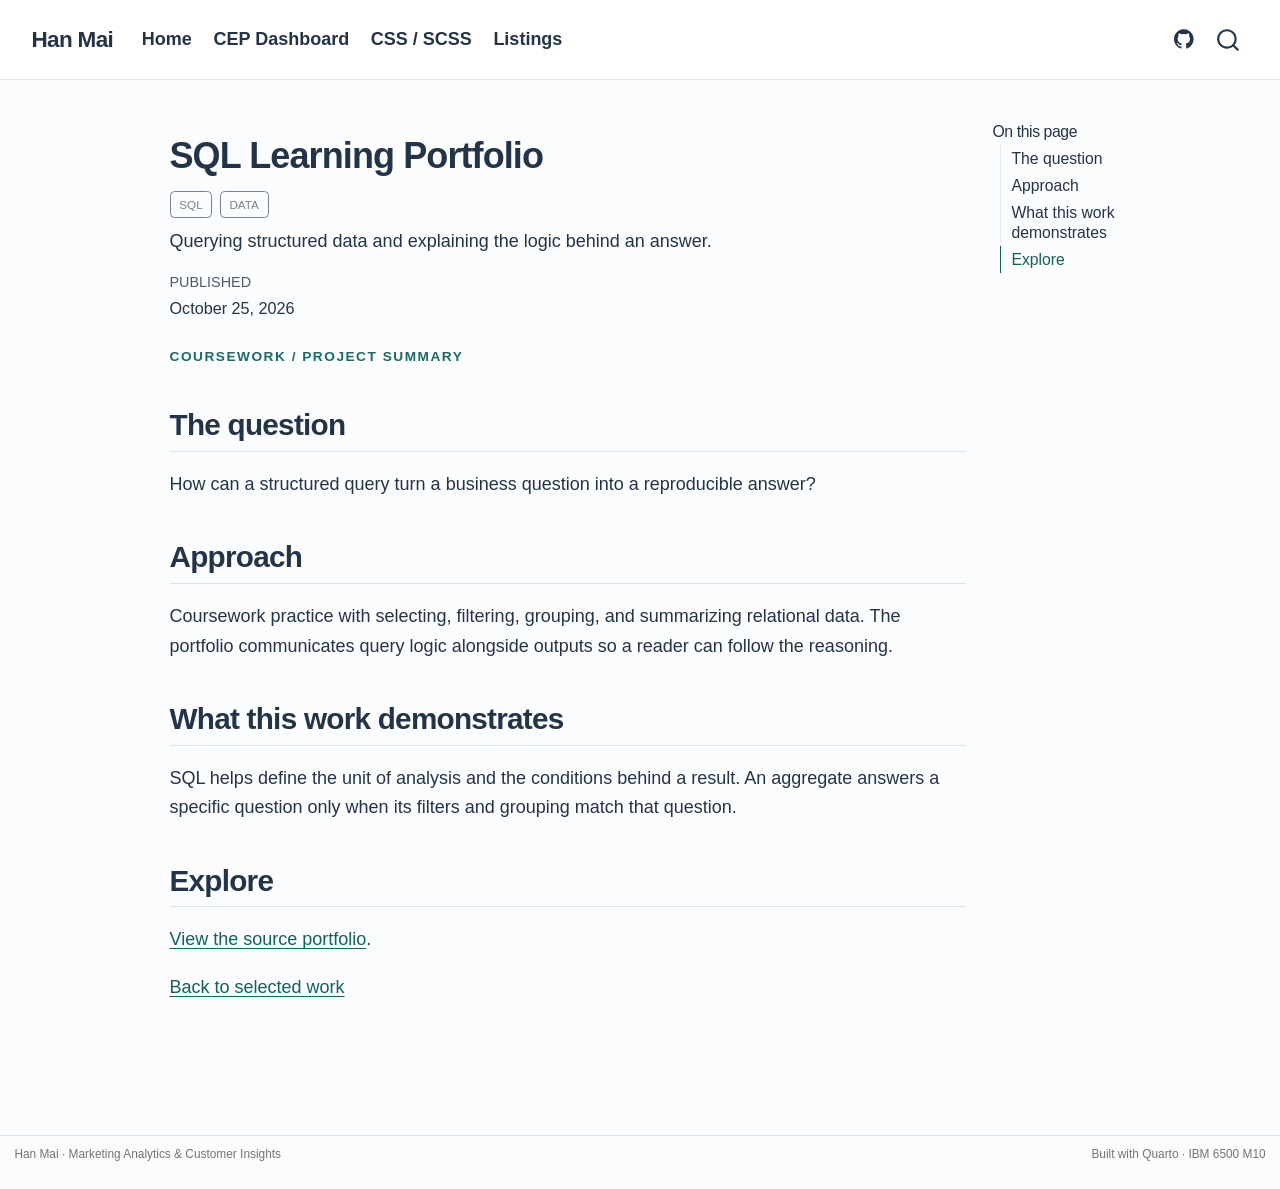
<file: docs/projects/sql.html>
<!DOCTYPE html>
<html xmlns="http://www.w3.org/1999/xhtml" lang="en" xml:lang="en"><head>

<meta charset="utf-8">
<meta name="generator" content="quarto-1.9.37">

<meta name="viewport" content="width=device-width, initial-scale=1.0, user-scalable=yes">

<meta name="dcterms.date" content="2026-10-25">
<meta name="description" content="Querying structured data and explaining the logic behind an answer.">

<title>SQL Learning Portfolio – Han Mai</title>
<style>
/* Default styles provided by pandoc.
** See https://pandoc.org/MANUAL.html#variables-for-html for config info.
*/
code{white-space: pre-wrap;}
span.smallcaps{font-variant: small-caps;}
div.columns{display: flex; gap: min(4vw, 1.5em);}
div.column{flex: auto; overflow-x: auto;}
div.hanging-indent{margin-left: 1.5em; text-indent: -1.5em;}
ul.task-list{list-style: none;}
ul.task-list li input[type="checkbox"] {
  width: 0.8em;
  margin: 0 0.8em 0.2em -1em; /* quarto-specific, see https://github.com/quarto-dev/quarto-cli/issues/4556 */ 
  vertical-align: middle;
}
</style>


<script src="../site_libs/quarto-nav/quarto-nav.js"></script>
<script src="../site_libs/quarto-nav/headroom.min.js"></script>
<script src="../site_libs/clipboard/clipboard.min.js"></script>
<script src="../site_libs/quarto-search/autocomplete.umd.js"></script>
<script src="../site_libs/quarto-search/fuse.min.js"></script>
<script src="../site_libs/quarto-search/quarto-search.js"></script>
<meta name="quarto:offset" content="../">
<script src="../site_libs/quarto-html/quarto.js" type="module"></script>
<script src="../site_libs/quarto-html/tabsets/tabsets.js" type="module"></script>
<script src="../site_libs/quarto-html/popper.min.js"></script>
<script src="../site_libs/quarto-html/tippy.umd.min.js"></script>
<script src="../site_libs/quarto-html/anchor.min.js"></script>
<link href="../site_libs/quarto-html/tippy.css" rel="stylesheet">
<link href="../site_libs/quarto-html/quarto-syntax-highlighting-7f8f88aac4f3542376d5c11b86a4c14d.css" rel="stylesheet" id="quarto-text-highlighting-styles">
<script src="../site_libs/bootstrap/bootstrap.min.js"></script>
<link href="../site_libs/bootstrap/bootstrap-icons.css" rel="stylesheet">
<link href="../site_libs/bootstrap/bootstrap-39aa322f392e66df6139e4dade48867c.min.css" rel="stylesheet" append-hash="true" id="quarto-bootstrap" data-mode="light">
<script id="quarto-search-options" type="application/json">{
  "location": "navbar",
  "copy-button": false,
  "collapse-after": 3,
  "panel-placement": "end",
  "type": "overlay",
  "limit": 50,
  "keyboard-shortcut": [
    "f",
    "/",
    "s"
  ],
  "show-item-context": false,
  "language": {
    "search-no-results-text": "No results",
    "search-matching-documents-text": "matching documents",
    "search-copy-link-title": "Copy link to search",
    "search-hide-matches-text": "Hide additional matches",
    "search-more-match-text": "more match in this document",
    "search-more-matches-text": "more matches in this document",
    "search-clear-button-title": "Clear",
    "search-text-placeholder": "",
    "search-detached-cancel-button-title": "Cancel",
    "search-submit-button-title": "Submit",
    "search-label": "Search"
  }
}</script>


</head>

<body class="nav-fixed quarto-light">

<div id="quarto-search-results"></div>
  <header id="quarto-header" class="headroom fixed-top">
    <nav class="navbar navbar-expand-lg " data-bs-theme="dark">
      <div class="navbar-container container-fluid">
      <div class="navbar-brand-container mx-auto">
    <a class="navbar-brand" href="../index.html">
    <span class="navbar-title">Han Mai</span>
    </a>
  </div>
            <div id="quarto-search" class="" title="Search"></div>
          <button class="navbar-toggler" type="button" data-bs-toggle="collapse" data-bs-target="#navbarCollapse" aria-controls="navbarCollapse" role="menu" aria-expanded="false" aria-label="Toggle navigation" onclick="if (window.quartoToggleHeadroom) { window.quartoToggleHeadroom(); }">
  <span class="navbar-toggler-icon"></span>
</button>
          <div class="collapse navbar-collapse" id="navbarCollapse">
            <ul class="navbar-nav navbar-nav-scroll me-auto">
  <li class="nav-item">
    <a class="nav-link" href="../index.html"> 
<span class="menu-text">Home</span></a>
  </li>  
  <li class="nav-item">
    <a class="nav-link" href="../cep-dashboard.html"> 
<span class="menu-text">CEP Dashboard</span></a>
  </li>  
  <li class="nav-item">
    <a class="nav-link" href="../scss.html"> 
<span class="menu-text">CSS / SCSS</span></a>
  </li>  
  <li class="nav-item">
    <a class="nav-link" href="../listings.html"> 
<span class="menu-text">Listings</span></a>
  </li>  
</ul>
            <ul class="navbar-nav navbar-nav-scroll ms-auto">
  <li class="nav-item compact">
    <a class="nav-link" href="https://github.com/hanamai111"> <i class="bi bi-github" role="img" aria-label="Han Mai on GitHub">
</i> 
<span class="menu-text"></span></a>
  </li>  
</ul>
          </div> <!-- /navcollapse -->
            <div class="quarto-navbar-tools">
</div>
      </div> <!-- /container-fluid -->
    </nav>
</header>
<!-- content -->
<div id="quarto-content" class="quarto-container page-columns page-rows-contents page-layout-article page-navbar">
<!-- sidebar -->
<!-- margin-sidebar -->
    <div id="quarto-margin-sidebar" class="sidebar margin-sidebar">
        <nav id="TOC" role="doc-toc" class="toc-active">
    <h2 id="toc-title">On this page</h2>
   
  <ul>
  <li><a href="#the-question" id="toc-the-question" class="nav-link active" data-scroll-target="#the-question">The question</a></li>
  <li><a href="#approach" id="toc-approach" class="nav-link" data-scroll-target="#approach">Approach</a></li>
  <li><a href="#what-this-work-demonstrates" id="toc-what-this-work-demonstrates" class="nav-link" data-scroll-target="#what-this-work-demonstrates">What this work demonstrates</a></li>
  <li><a href="#explore" id="toc-explore" class="nav-link" data-scroll-target="#explore">Explore</a></li>
  </ul>
</nav>
    </div>
<!-- main -->
<main class="content" id="quarto-document-content">

<header id="title-block-header" class="quarto-title-block default">
<div class="quarto-title">
<h1 class="title">SQL Learning Portfolio</h1>
  <div class="quarto-categories">
    <div class="quarto-category">SQL</div>
    <div class="quarto-category">Data</div>
  </div>
  </div>

<div>
  <div class="description">
    Querying structured data and explaining the logic behind an answer.
  </div>
</div>


<div class="quarto-title-meta">

    
    <div>
    <div class="quarto-title-meta-heading">Published</div>
    <div class="quarto-title-meta-contents">
      <p class="date">October 25, 2026</p>
    </div>
  </div>
  
    
  </div>
  


</header>


<p><span class="eyebrow">COURSEWORK / PROJECT SUMMARY</span></p>
<section id="the-question" class="level2">
<h2 class="anchored" data-anchor-id="the-question">The question</h2>
<p>How can a structured query turn a business question into a reproducible answer?</p>
</section>
<section id="approach" class="level2">
<h2 class="anchored" data-anchor-id="approach">Approach</h2>
<p>Coursework practice with selecting, filtering, grouping, and summarizing relational data. The portfolio communicates query logic alongside outputs so a reader can follow the reasoning.</p>
</section>
<section id="what-this-work-demonstrates" class="level2">
<h2 class="anchored" data-anchor-id="what-this-work-demonstrates">What this work demonstrates</h2>
<p>SQL helps define the unit of analysis and the conditions behind a result. An aggregate answers a specific question only when its filters and grouping match that question.</p>
</section>
<section id="explore" class="level2">
<h2 class="anchored" data-anchor-id="explore">Explore</h2>
<p><a href="https://github.com/hanamai111/ibm-6500-sql-learning-portfolio">View the source portfolio</a>.</p>
<p><a href="../listings.html">Back to selected work</a></p>


</section>

</main> <!-- /main -->
<script id="quarto-html-after-body" type="application/javascript">
  window.document.addEventListener("DOMContentLoaded", function (event) {
    const icon = "";
    const anchorJS = new window.AnchorJS();
    anchorJS.options = {
      placement: 'right',
      icon: icon
    };
    anchorJS.add('.anchored');
    const isCodeAnnotation = (el) => {
      for (const clz of el.classList) {
        if (clz.startsWith('code-annotation-')) {                     
          return true;
        }
      }
      return false;
    }
    const onCopySuccess = function(e) {
      // button target
      const button = e.trigger;
      // don't keep focus
      button.blur();
      // flash "checked"
      button.classList.add('code-copy-button-checked');
      var currentTitle = button.getAttribute("title");
      button.setAttribute("title", "Copied!");
      let tooltip;
      if (window.bootstrap) {
        button.setAttribute("data-bs-toggle", "tooltip");
        button.setAttribute("data-bs-placement", "left");
        button.setAttribute("data-bs-title", "Copied!");
        tooltip = new bootstrap.Tooltip(button, 
          { trigger: "manual", 
            customClass: "code-copy-button-tooltip",
            offset: [0, -8]});
        tooltip.show();    
      }
      setTimeout(function() {
        if (tooltip) {
          tooltip.hide();
          button.removeAttribute("data-bs-title");
          button.removeAttribute("data-bs-toggle");
          button.removeAttribute("data-bs-placement");
        }
        button.setAttribute("title", currentTitle);
        button.classList.remove('code-copy-button-checked');
      }, 1000);
      // clear code selection
      e.clearSelection();
    }
    const getTextToCopy = function(trigger) {
      const outerScaffold = trigger.parentElement.cloneNode(true);
      const codeEl = outerScaffold.querySelector('code');
      for (const childEl of codeEl.children) {
        if (isCodeAnnotation(childEl)) {
          childEl.remove();
        }
      }
      return codeEl.innerText;
    }
    const clipboard = new window.ClipboardJS('.code-copy-button:not([data-in-quarto-modal])', {
      text: getTextToCopy
    });
    clipboard.on('success', onCopySuccess);
    if (window.document.getElementById('quarto-embedded-source-code-modal')) {
      const clipboardModal = new window.ClipboardJS('.code-copy-button[data-in-quarto-modal]', {
        text: getTextToCopy,
        container: window.document.getElementById('quarto-embedded-source-code-modal')
      });
      clipboardModal.on('success', onCopySuccess);
    }
      var localhostRegex = new RegExp(/^(?:http|https):\/\/localhost\:?[0-9]*\//);
      var mailtoRegex = new RegExp(/^mailto:/);
        var filterRegex = new RegExp('/' + window.location.host + '/');
      var isInternal = (href) => {
          return filterRegex.test(href) || localhostRegex.test(href) || mailtoRegex.test(href);
      }
      // Inspect non-navigation links and adorn them if external
     var links = window.document.querySelectorAll('a[href]:not(.nav-link):not(.navbar-brand):not(.toc-action):not(.sidebar-link):not(.sidebar-item-toggle):not(.pagination-link):not(.no-external):not([aria-hidden]):not(.dropdown-item):not(.quarto-navigation-tool):not(.about-link)');
      for (var i=0; i<links.length; i++) {
        const link = links[i];
        if (!isInternal(link.href)) {
          // undo the damage that might have been done by quarto-nav.js in the case of
          // links that we want to consider external
          if (link.dataset.originalHref !== undefined) {
            link.href = link.dataset.originalHref;
          }
            // target, if specified
            link.setAttribute("target", "_blank");
            if (link.getAttribute("rel") === null) {
              link.setAttribute("rel", "noopener");
            }
        }
      }
    function tippyHover(el, contentFn, onTriggerFn, onUntriggerFn) {
      const config = {
        allowHTML: true,
        maxWidth: 500,
        delay: 100,
        arrow: false,
        appendTo: function(el) {
            return el.parentElement;
        },
        interactive: true,
        interactiveBorder: 10,
        theme: 'quarto',
        placement: 'bottom-start',
      };
      if (contentFn) {
        config.content = contentFn;
      }
      if (onTriggerFn) {
        config.onTrigger = onTriggerFn;
      }
      if (onUntriggerFn) {
        config.onUntrigger = onUntriggerFn;
      }
      window.tippy(el, config); 
    }
    const noterefs = window.document.querySelectorAll('a[role="doc-noteref"]');
    for (var i=0; i<noterefs.length; i++) {
      const ref = noterefs[i];
      tippyHover(ref, function() {
        // use id or data attribute instead here
        let href = ref.getAttribute('data-footnote-href') || ref.getAttribute('href');
        try { href = new URL(href).hash; } catch {}
        const id = href.replace(/^#\/?/, "");
        const note = window.document.getElementById(id);
        if (note) {
          return note.innerHTML;
        } else {
          return "";
        }
      });
    }
    const xrefs = window.document.querySelectorAll('a.quarto-xref');
    const processXRef = (id, note) => {
      // Strip column container classes
      const stripColumnClz = (el) => {
        el.classList.remove("page-full", "page-columns");
        if (el.children) {
          for (const child of el.children) {
            stripColumnClz(child);
          }
        }
      }
      stripColumnClz(note)
      if (id === null || id.startsWith('sec-')) {
        // Special case sections, only their first couple elements
        const container = document.createElement("div");
        if (note.children && note.children.length > 2) {
          container.appendChild(note.children[0].cloneNode(true));
          for (let i = 1; i < note.children.length; i++) {
            const child = note.children[i];
            if (child.tagName === "P" && child.innerText === "") {
              continue;
            } else {
              container.appendChild(child.cloneNode(true));
              break;
            }
          }
          if (window.Quarto?.typesetMath) {
            window.Quarto.typesetMath(container);
          }
          return container.innerHTML
        } else {
          if (window.Quarto?.typesetMath) {
            window.Quarto.typesetMath(note);
          }
          return note.innerHTML;
        }
      } else {
        // Remove any anchor links if they are present
        const anchorLink = note.querySelector('a.anchorjs-link');
        if (anchorLink) {
          anchorLink.remove();
        }
        if (window.Quarto?.typesetMath) {
          window.Quarto.typesetMath(note);
        }
        if (note.classList.contains("callout")) {
          return note.outerHTML;
        } else {
          return note.innerHTML;
        }
      }
    }
    for (var i=0; i<xrefs.length; i++) {
      const xref = xrefs[i];
      tippyHover(xref, undefined, function(instance) {
        instance.disable();
        let url = xref.getAttribute('href');
        let hash = undefined; 
        if (url.startsWith('#')) {
          hash = url;
        } else {
          try { hash = new URL(url).hash; } catch {}
        }
        if (hash) {
          const id = hash.replace(/^#\/?/, "");
          const note = window.document.getElementById(id);
          if (note !== null) {
            try {
              const html = processXRef(id, note.cloneNode(true));
              instance.setContent(html);
            } finally {
              instance.enable();
              instance.show();
            }
          } else {
            // See if we can fetch this
            fetch(url.split('#')[0])
            .then(res => res.text())
            .then(html => {
              const parser = new DOMParser();
              const htmlDoc = parser.parseFromString(html, "text/html");
              const note = htmlDoc.getElementById(id);
              if (note !== null) {
                const html = processXRef(id, note);
                instance.setContent(html);
              } 
            }).finally(() => {
              instance.enable();
              instance.show();
            });
          }
        } else {
          // See if we can fetch a full url (with no hash to target)
          // This is a special case and we should probably do some content thinning / targeting
          fetch(url)
          .then(res => res.text())
          .then(html => {
            const parser = new DOMParser();
            const htmlDoc = parser.parseFromString(html, "text/html");
            const note = htmlDoc.querySelector('main.content');
            if (note !== null) {
              // This should only happen for chapter cross references
              // (since there is no id in the URL)
              // remove the first header
              if (note.children.length > 0 && note.children[0].tagName === "HEADER") {
                note.children[0].remove();
              }
              const html = processXRef(null, note);
              instance.setContent(html);
            } 
          }).finally(() => {
            instance.enable();
            instance.show();
          });
        }
      }, function(instance) {
      });
    }
        let selectedAnnoteEl;
        const selectorForAnnotation = ( cell, annotation) => {
          let cellAttr = 'data-code-cell="' + cell + '"';
          let lineAttr = 'data-code-annotation="' +  annotation + '"';
          const selector = 'span[' + cellAttr + '][' + lineAttr + ']';
          return selector;
        }
        const selectCodeLines = (annoteEl) => {
          const doc = window.document;
          const targetCell = annoteEl.getAttribute("data-target-cell");
          const targetAnnotation = annoteEl.getAttribute("data-target-annotation");
          const annoteSpan = window.document.querySelector(selectorForAnnotation(targetCell, targetAnnotation));
          const lines = annoteSpan.getAttribute("data-code-lines").split(",");
          const lineIds = lines.map((line) => {
            return targetCell + "-" + line;
          })
          let top = null;
          let height = null;
          let parent = null;
          if (lineIds.length > 0) {
              //compute the position of the single el (top and bottom and make a div)
              const el = window.document.getElementById(lineIds[0]);
              top = el.offsetTop;
              height = el.offsetHeight;
              parent = el.parentElement.parentElement;
            if (lineIds.length > 1) {
              const lastEl = window.document.getElementById(lineIds[lineIds.length - 1]);
              const bottom = lastEl.offsetTop + lastEl.offsetHeight;
              height = bottom - top;
            }
            if (top !== null && height !== null && parent !== null) {
              // cook up a div (if necessary) and position it 
              let div = window.document.getElementById("code-annotation-line-highlight");
              if (div === null) {
                div = window.document.createElement("div");
                div.setAttribute("id", "code-annotation-line-highlight");
                div.style.position = 'absolute';
                parent.appendChild(div);
              }
              div.style.top = top - 2 + "px";
              div.style.height = height + 4 + "px";
              div.style.left = 0;
              let gutterDiv = window.document.getElementById("code-annotation-line-highlight-gutter");
              if (gutterDiv === null) {
                gutterDiv = window.document.createElement("div");
                gutterDiv.setAttribute("id", "code-annotation-line-highlight-gutter");
                gutterDiv.style.position = 'absolute';
                const codeCell = window.document.getElementById(targetCell);
                const gutter = codeCell.querySelector('.code-annotation-gutter');
                gutter.appendChild(gutterDiv);
              }
              gutterDiv.style.top = top - 2 + "px";
              gutterDiv.style.height = height + 4 + "px";
            }
            selectedAnnoteEl = annoteEl;
          }
        };
        const unselectCodeLines = () => {
          const elementsIds = ["code-annotation-line-highlight", "code-annotation-line-highlight-gutter"];
          elementsIds.forEach((elId) => {
            const div = window.document.getElementById(elId);
            if (div) {
              div.remove();
            }
          });
          selectedAnnoteEl = undefined;
        };
          // Handle positioning of the toggle
      window.addEventListener(
        "resize",
        throttle(() => {
          elRect = undefined;
          if (selectedAnnoteEl) {
            selectCodeLines(selectedAnnoteEl);
          }
        }, 10)
      );
      function throttle(fn, ms) {
      let throttle = false;
      let timer;
        return (...args) => {
          if(!throttle) { // first call gets through
              fn.apply(this, args);
              throttle = true;
          } else { // all the others get throttled
              if(timer) clearTimeout(timer); // cancel #2
              timer = setTimeout(() => {
                fn.apply(this, args);
                timer = throttle = false;
              }, ms);
          }
        };
      }
        // Attach click handler to the DT
        const annoteDls = window.document.querySelectorAll('dt[data-target-cell]');
        for (const annoteDlNode of annoteDls) {
          annoteDlNode.addEventListener('click', (event) => {
            const clickedEl = event.target;
            if (clickedEl !== selectedAnnoteEl) {
              unselectCodeLines();
              const activeEl = window.document.querySelector('dt[data-target-cell].code-annotation-active');
              if (activeEl) {
                activeEl.classList.remove('code-annotation-active');
              }
              selectCodeLines(clickedEl);
              clickedEl.classList.add('code-annotation-active');
            } else {
              // Unselect the line
              unselectCodeLines();
              clickedEl.classList.remove('code-annotation-active');
            }
          });
        }
    const findCites = (el) => {
      const parentEl = el.parentElement;
      if (parentEl) {
        const cites = parentEl.dataset.cites;
        if (cites) {
          return {
            el,
            cites: cites.split(' ')
          };
        } else {
          return findCites(el.parentElement)
        }
      } else {
        return undefined;
      }
    };
    var bibliorefs = window.document.querySelectorAll('a[role="doc-biblioref"]');
    for (var i=0; i<bibliorefs.length; i++) {
      const ref = bibliorefs[i];
      const citeInfo = findCites(ref);
      if (citeInfo) {
        tippyHover(citeInfo.el, function() {
          var popup = window.document.createElement('div');
          citeInfo.cites.forEach(function(cite) {
            var citeDiv = window.document.createElement('div');
            citeDiv.classList.add('hanging-indent');
            citeDiv.classList.add('csl-entry');
            var biblioDiv = window.document.getElementById('ref-' + cite);
            if (biblioDiv) {
              citeDiv.innerHTML = biblioDiv.innerHTML;
            }
            popup.appendChild(citeDiv);
          });
          return popup.innerHTML;
        });
      }
    }
  });
  </script>
</div> <!-- /content -->
<footer class="footer">
  <div class="nav-footer">
    <div class="nav-footer-left">
<p>Han Mai · Marketing Analytics &amp; Customer Insights</p>
</div>   
    <div class="nav-footer-center">
      &nbsp;
    </div>
    <div class="nav-footer-right">
<p>Built with Quarto · IBM 6500 M10</p>
</div>
  </div>
</footer>




</body></html>
</file>
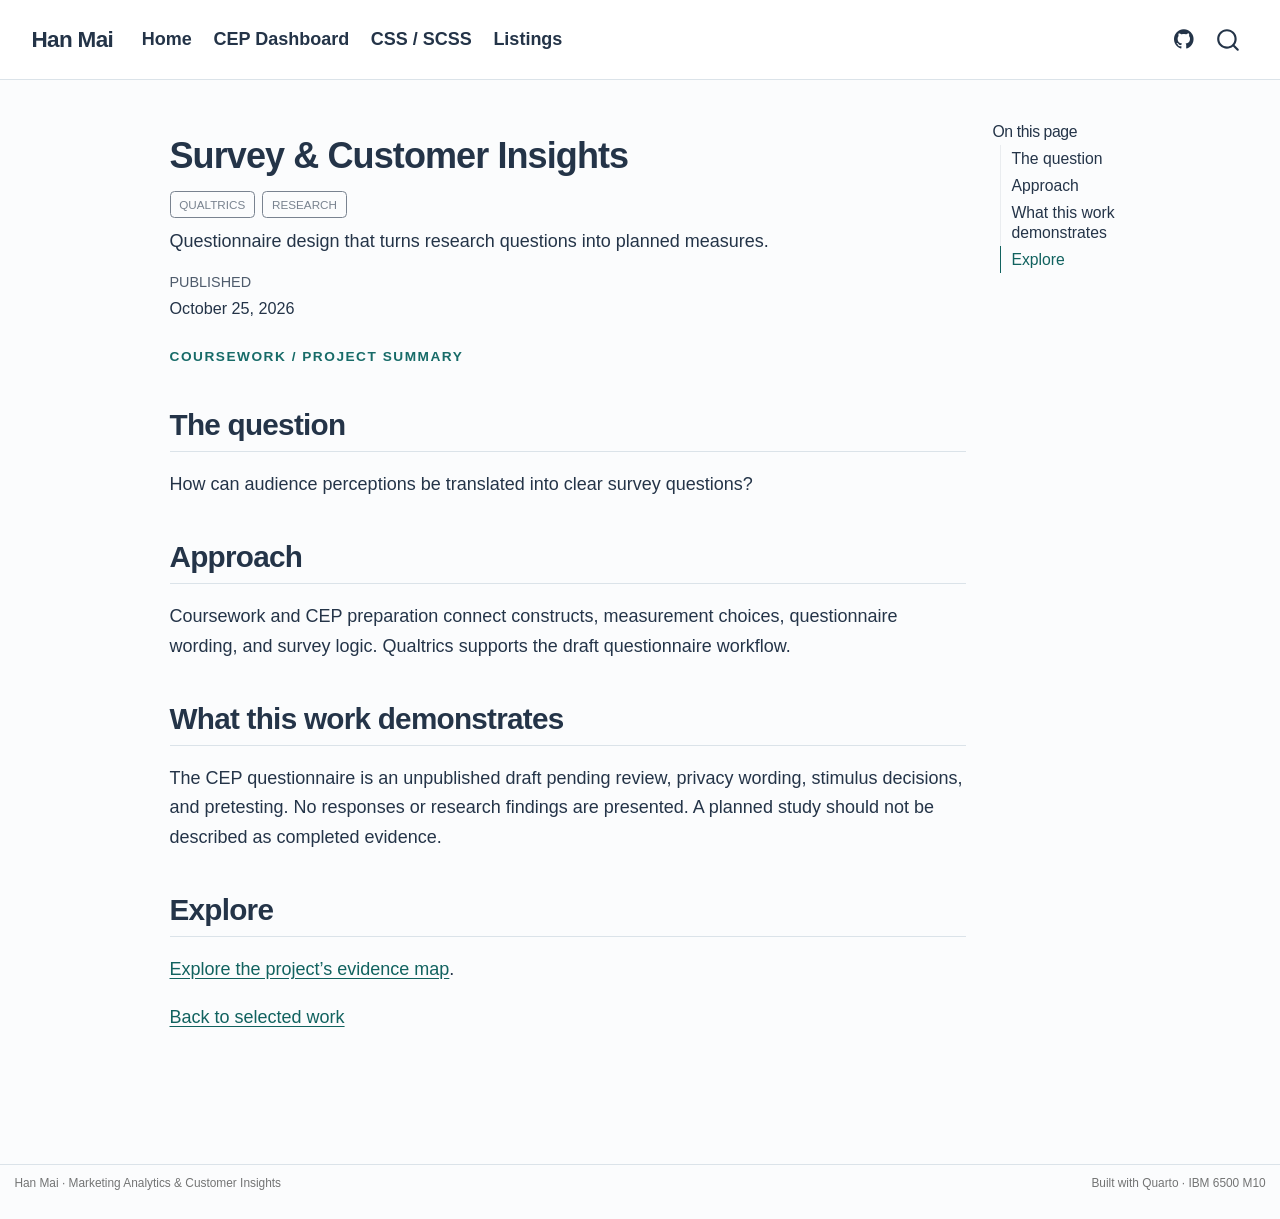
<file: docs/projects/survey.html>
<!DOCTYPE html>
<html xmlns="http://www.w3.org/1999/xhtml" lang="en" xml:lang="en"><head>

<meta charset="utf-8">
<meta name="generator" content="quarto-1.9.37">

<meta name="viewport" content="width=device-width, initial-scale=1.0, user-scalable=yes">

<meta name="dcterms.date" content="2026-10-25">
<meta name="description" content="Questionnaire design that turns research questions into planned measures.">

<title>Survey &amp; Customer Insights – Han Mai</title>
<style>
/* Default styles provided by pandoc.
** See https://pandoc.org/MANUAL.html#variables-for-html for config info.
*/
code{white-space: pre-wrap;}
span.smallcaps{font-variant: small-caps;}
div.columns{display: flex; gap: min(4vw, 1.5em);}
div.column{flex: auto; overflow-x: auto;}
div.hanging-indent{margin-left: 1.5em; text-indent: -1.5em;}
ul.task-list{list-style: none;}
ul.task-list li input[type="checkbox"] {
  width: 0.8em;
  margin: 0 0.8em 0.2em -1em; /* quarto-specific, see https://github.com/quarto-dev/quarto-cli/issues/4556 */ 
  vertical-align: middle;
}
</style>


<script src="../site_libs/quarto-nav/quarto-nav.js"></script>
<script src="../site_libs/quarto-nav/headroom.min.js"></script>
<script src="../site_libs/clipboard/clipboard.min.js"></script>
<script src="../site_libs/quarto-search/autocomplete.umd.js"></script>
<script src="../site_libs/quarto-search/fuse.min.js"></script>
<script src="../site_libs/quarto-search/quarto-search.js"></script>
<meta name="quarto:offset" content="../">
<script src="../site_libs/quarto-html/quarto.js" type="module"></script>
<script src="../site_libs/quarto-html/tabsets/tabsets.js" type="module"></script>
<script src="../site_libs/quarto-html/popper.min.js"></script>
<script src="../site_libs/quarto-html/tippy.umd.min.js"></script>
<script src="../site_libs/quarto-html/anchor.min.js"></script>
<link href="../site_libs/quarto-html/tippy.css" rel="stylesheet">
<link href="../site_libs/quarto-html/quarto-syntax-highlighting-7f8f88aac4f3542376d5c11b86a4c14d.css" rel="stylesheet" id="quarto-text-highlighting-styles">
<script src="../site_libs/bootstrap/bootstrap.min.js"></script>
<link href="../site_libs/bootstrap/bootstrap-icons.css" rel="stylesheet">
<link href="../site_libs/bootstrap/bootstrap-39aa322f392e66df6139e4dade48867c.min.css" rel="stylesheet" append-hash="true" id="quarto-bootstrap" data-mode="light">
<script id="quarto-search-options" type="application/json">{
  "location": "navbar",
  "copy-button": false,
  "collapse-after": 3,
  "panel-placement": "end",
  "type": "overlay",
  "limit": 50,
  "keyboard-shortcut": [
    "f",
    "/",
    "s"
  ],
  "show-item-context": false,
  "language": {
    "search-no-results-text": "No results",
    "search-matching-documents-text": "matching documents",
    "search-copy-link-title": "Copy link to search",
    "search-hide-matches-text": "Hide additional matches",
    "search-more-match-text": "more match in this document",
    "search-more-matches-text": "more matches in this document",
    "search-clear-button-title": "Clear",
    "search-text-placeholder": "",
    "search-detached-cancel-button-title": "Cancel",
    "search-submit-button-title": "Submit",
    "search-label": "Search"
  }
}</script>


</head>

<body class="nav-fixed quarto-light">

<div id="quarto-search-results"></div>
  <header id="quarto-header" class="headroom fixed-top">
    <nav class="navbar navbar-expand-lg " data-bs-theme="dark">
      <div class="navbar-container container-fluid">
      <div class="navbar-brand-container mx-auto">
    <a class="navbar-brand" href="../index.html">
    <span class="navbar-title">Han Mai</span>
    </a>
  </div>
            <div id="quarto-search" class="" title="Search"></div>
          <button class="navbar-toggler" type="button" data-bs-toggle="collapse" data-bs-target="#navbarCollapse" aria-controls="navbarCollapse" role="menu" aria-expanded="false" aria-label="Toggle navigation" onclick="if (window.quartoToggleHeadroom) { window.quartoToggleHeadroom(); }">
  <span class="navbar-toggler-icon"></span>
</button>
          <div class="collapse navbar-collapse" id="navbarCollapse">
            <ul class="navbar-nav navbar-nav-scroll me-auto">
  <li class="nav-item">
    <a class="nav-link" href="../index.html"> 
<span class="menu-text">Home</span></a>
  </li>  
  <li class="nav-item">
    <a class="nav-link" href="../cep-dashboard.html"> 
<span class="menu-text">CEP Dashboard</span></a>
  </li>  
  <li class="nav-item">
    <a class="nav-link" href="../scss.html"> 
<span class="menu-text">CSS / SCSS</span></a>
  </li>  
  <li class="nav-item">
    <a class="nav-link" href="../listings.html"> 
<span class="menu-text">Listings</span></a>
  </li>  
</ul>
            <ul class="navbar-nav navbar-nav-scroll ms-auto">
  <li class="nav-item compact">
    <a class="nav-link" href="https://github.com/hanamai111"> <i class="bi bi-github" role="img" aria-label="Han Mai on GitHub">
</i> 
<span class="menu-text"></span></a>
  </li>  
</ul>
          </div> <!-- /navcollapse -->
            <div class="quarto-navbar-tools">
</div>
      </div> <!-- /container-fluid -->
    </nav>
</header>
<!-- content -->
<div id="quarto-content" class="quarto-container page-columns page-rows-contents page-layout-article page-navbar">
<!-- sidebar -->
<!-- margin-sidebar -->
    <div id="quarto-margin-sidebar" class="sidebar margin-sidebar">
        <nav id="TOC" role="doc-toc" class="toc-active">
    <h2 id="toc-title">On this page</h2>
   
  <ul>
  <li><a href="#the-question" id="toc-the-question" class="nav-link active" data-scroll-target="#the-question">The question</a></li>
  <li><a href="#approach" id="toc-approach" class="nav-link" data-scroll-target="#approach">Approach</a></li>
  <li><a href="#what-this-work-demonstrates" id="toc-what-this-work-demonstrates" class="nav-link" data-scroll-target="#what-this-work-demonstrates">What this work demonstrates</a></li>
  <li><a href="#explore" id="toc-explore" class="nav-link" data-scroll-target="#explore">Explore</a></li>
  </ul>
</nav>
    </div>
<!-- main -->
<main class="content" id="quarto-document-content">

<header id="title-block-header" class="quarto-title-block default">
<div class="quarto-title">
<h1 class="title">Survey &amp; Customer Insights</h1>
  <div class="quarto-categories">
    <div class="quarto-category">Qualtrics</div>
    <div class="quarto-category">Research</div>
  </div>
  </div>

<div>
  <div class="description">
    Questionnaire design that turns research questions into planned measures.
  </div>
</div>


<div class="quarto-title-meta">

    
    <div>
    <div class="quarto-title-meta-heading">Published</div>
    <div class="quarto-title-meta-contents">
      <p class="date">October 25, 2026</p>
    </div>
  </div>
  
    
  </div>
  


</header>


<p><span class="eyebrow">COURSEWORK / PROJECT SUMMARY</span></p>
<section id="the-question" class="level2">
<h2 class="anchored" data-anchor-id="the-question">The question</h2>
<p>How can audience perceptions be translated into clear survey questions?</p>
</section>
<section id="approach" class="level2">
<h2 class="anchored" data-anchor-id="approach">Approach</h2>
<p>Coursework and CEP preparation connect constructs, measurement choices, questionnaire wording, and survey logic. Qualtrics supports the draft questionnaire workflow.</p>
</section>
<section id="what-this-work-demonstrates" class="level2">
<h2 class="anchored" data-anchor-id="what-this-work-demonstrates">What this work demonstrates</h2>
<p>The CEP questionnaire is an unpublished draft pending review, privacy wording, stimulus decisions, and pretesting. No responses or research findings are presented. A planned study should not be described as completed evidence.</p>
</section>
<section id="explore" class="level2">
<h2 class="anchored" data-anchor-id="explore">Explore</h2>
<p><a href="../cep-dashboard.html">Explore the project’s evidence map</a>.</p>
<p><a href="../listings.html">Back to selected work</a></p>


</section>

</main> <!-- /main -->
<script id="quarto-html-after-body" type="application/javascript">
  window.document.addEventListener("DOMContentLoaded", function (event) {
    const icon = "";
    const anchorJS = new window.AnchorJS();
    anchorJS.options = {
      placement: 'right',
      icon: icon
    };
    anchorJS.add('.anchored');
    const isCodeAnnotation = (el) => {
      for (const clz of el.classList) {
        if (clz.startsWith('code-annotation-')) {                     
          return true;
        }
      }
      return false;
    }
    const onCopySuccess = function(e) {
      // button target
      const button = e.trigger;
      // don't keep focus
      button.blur();
      // flash "checked"
      button.classList.add('code-copy-button-checked');
      var currentTitle = button.getAttribute("title");
      button.setAttribute("title", "Copied!");
      let tooltip;
      if (window.bootstrap) {
        button.setAttribute("data-bs-toggle", "tooltip");
        button.setAttribute("data-bs-placement", "left");
        button.setAttribute("data-bs-title", "Copied!");
        tooltip = new bootstrap.Tooltip(button, 
          { trigger: "manual", 
            customClass: "code-copy-button-tooltip",
            offset: [0, -8]});
        tooltip.show();    
      }
      setTimeout(function() {
        if (tooltip) {
          tooltip.hide();
          button.removeAttribute("data-bs-title");
          button.removeAttribute("data-bs-toggle");
          button.removeAttribute("data-bs-placement");
        }
        button.setAttribute("title", currentTitle);
        button.classList.remove('code-copy-button-checked');
      }, 1000);
      // clear code selection
      e.clearSelection();
    }
    const getTextToCopy = function(trigger) {
      const outerScaffold = trigger.parentElement.cloneNode(true);
      const codeEl = outerScaffold.querySelector('code');
      for (const childEl of codeEl.children) {
        if (isCodeAnnotation(childEl)) {
          childEl.remove();
        }
      }
      return codeEl.innerText;
    }
    const clipboard = new window.ClipboardJS('.code-copy-button:not([data-in-quarto-modal])', {
      text: getTextToCopy
    });
    clipboard.on('success', onCopySuccess);
    if (window.document.getElementById('quarto-embedded-source-code-modal')) {
      const clipboardModal = new window.ClipboardJS('.code-copy-button[data-in-quarto-modal]', {
        text: getTextToCopy,
        container: window.document.getElementById('quarto-embedded-source-code-modal')
      });
      clipboardModal.on('success', onCopySuccess);
    }
      var localhostRegex = new RegExp(/^(?:http|https):\/\/localhost\:?[0-9]*\//);
      var mailtoRegex = new RegExp(/^mailto:/);
        var filterRegex = new RegExp('/' + window.location.host + '/');
      var isInternal = (href) => {
          return filterRegex.test(href) || localhostRegex.test(href) || mailtoRegex.test(href);
      }
      // Inspect non-navigation links and adorn them if external
     var links = window.document.querySelectorAll('a[href]:not(.nav-link):not(.navbar-brand):not(.toc-action):not(.sidebar-link):not(.sidebar-item-toggle):not(.pagination-link):not(.no-external):not([aria-hidden]):not(.dropdown-item):not(.quarto-navigation-tool):not(.about-link)');
      for (var i=0; i<links.length; i++) {
        const link = links[i];
        if (!isInternal(link.href)) {
          // undo the damage that might have been done by quarto-nav.js in the case of
          // links that we want to consider external
          if (link.dataset.originalHref !== undefined) {
            link.href = link.dataset.originalHref;
          }
            // target, if specified
            link.setAttribute("target", "_blank");
            if (link.getAttribute("rel") === null) {
              link.setAttribute("rel", "noopener");
            }
        }
      }
    function tippyHover(el, contentFn, onTriggerFn, onUntriggerFn) {
      const config = {
        allowHTML: true,
        maxWidth: 500,
        delay: 100,
        arrow: false,
        appendTo: function(el) {
            return el.parentElement;
        },
        interactive: true,
        interactiveBorder: 10,
        theme: 'quarto',
        placement: 'bottom-start',
      };
      if (contentFn) {
        config.content = contentFn;
      }
      if (onTriggerFn) {
        config.onTrigger = onTriggerFn;
      }
      if (onUntriggerFn) {
        config.onUntrigger = onUntriggerFn;
      }
      window.tippy(el, config); 
    }
    const noterefs = window.document.querySelectorAll('a[role="doc-noteref"]');
    for (var i=0; i<noterefs.length; i++) {
      const ref = noterefs[i];
      tippyHover(ref, function() {
        // use id or data attribute instead here
        let href = ref.getAttribute('data-footnote-href') || ref.getAttribute('href');
        try { href = new URL(href).hash; } catch {}
        const id = href.replace(/^#\/?/, "");
        const note = window.document.getElementById(id);
        if (note) {
          return note.innerHTML;
        } else {
          return "";
        }
      });
    }
    const xrefs = window.document.querySelectorAll('a.quarto-xref');
    const processXRef = (id, note) => {
      // Strip column container classes
      const stripColumnClz = (el) => {
        el.classList.remove("page-full", "page-columns");
        if (el.children) {
          for (const child of el.children) {
            stripColumnClz(child);
          }
        }
      }
      stripColumnClz(note)
      if (id === null || id.startsWith('sec-')) {
        // Special case sections, only their first couple elements
        const container = document.createElement("div");
        if (note.children && note.children.length > 2) {
          container.appendChild(note.children[0].cloneNode(true));
          for (let i = 1; i < note.children.length; i++) {
            const child = note.children[i];
            if (child.tagName === "P" && child.innerText === "") {
              continue;
            } else {
              container.appendChild(child.cloneNode(true));
              break;
            }
          }
          if (window.Quarto?.typesetMath) {
            window.Quarto.typesetMath(container);
          }
          return container.innerHTML
        } else {
          if (window.Quarto?.typesetMath) {
            window.Quarto.typesetMath(note);
          }
          return note.innerHTML;
        }
      } else {
        // Remove any anchor links if they are present
        const anchorLink = note.querySelector('a.anchorjs-link');
        if (anchorLink) {
          anchorLink.remove();
        }
        if (window.Quarto?.typesetMath) {
          window.Quarto.typesetMath(note);
        }
        if (note.classList.contains("callout")) {
          return note.outerHTML;
        } else {
          return note.innerHTML;
        }
      }
    }
    for (var i=0; i<xrefs.length; i++) {
      const xref = xrefs[i];
      tippyHover(xref, undefined, function(instance) {
        instance.disable();
        let url = xref.getAttribute('href');
        let hash = undefined; 
        if (url.startsWith('#')) {
          hash = url;
        } else {
          try { hash = new URL(url).hash; } catch {}
        }
        if (hash) {
          const id = hash.replace(/^#\/?/, "");
          const note = window.document.getElementById(id);
          if (note !== null) {
            try {
              const html = processXRef(id, note.cloneNode(true));
              instance.setContent(html);
            } finally {
              instance.enable();
              instance.show();
            }
          } else {
            // See if we can fetch this
            fetch(url.split('#')[0])
            .then(res => res.text())
            .then(html => {
              const parser = new DOMParser();
              const htmlDoc = parser.parseFromString(html, "text/html");
              const note = htmlDoc.getElementById(id);
              if (note !== null) {
                const html = processXRef(id, note);
                instance.setContent(html);
              } 
            }).finally(() => {
              instance.enable();
              instance.show();
            });
          }
        } else {
          // See if we can fetch a full url (with no hash to target)
          // This is a special case and we should probably do some content thinning / targeting
          fetch(url)
          .then(res => res.text())
          .then(html => {
            const parser = new DOMParser();
            const htmlDoc = parser.parseFromString(html, "text/html");
            const note = htmlDoc.querySelector('main.content');
            if (note !== null) {
              // This should only happen for chapter cross references
              // (since there is no id in the URL)
              // remove the first header
              if (note.children.length > 0 && note.children[0].tagName === "HEADER") {
                note.children[0].remove();
              }
              const html = processXRef(null, note);
              instance.setContent(html);
            } 
          }).finally(() => {
            instance.enable();
            instance.show();
          });
        }
      }, function(instance) {
      });
    }
        let selectedAnnoteEl;
        const selectorForAnnotation = ( cell, annotation) => {
          let cellAttr = 'data-code-cell="' + cell + '"';
          let lineAttr = 'data-code-annotation="' +  annotation + '"';
          const selector = 'span[' + cellAttr + '][' + lineAttr + ']';
          return selector;
        }
        const selectCodeLines = (annoteEl) => {
          const doc = window.document;
          const targetCell = annoteEl.getAttribute("data-target-cell");
          const targetAnnotation = annoteEl.getAttribute("data-target-annotation");
          const annoteSpan = window.document.querySelector(selectorForAnnotation(targetCell, targetAnnotation));
          const lines = annoteSpan.getAttribute("data-code-lines").split(",");
          const lineIds = lines.map((line) => {
            return targetCell + "-" + line;
          })
          let top = null;
          let height = null;
          let parent = null;
          if (lineIds.length > 0) {
              //compute the position of the single el (top and bottom and make a div)
              const el = window.document.getElementById(lineIds[0]);
              top = el.offsetTop;
              height = el.offsetHeight;
              parent = el.parentElement.parentElement;
            if (lineIds.length > 1) {
              const lastEl = window.document.getElementById(lineIds[lineIds.length - 1]);
              const bottom = lastEl.offsetTop + lastEl.offsetHeight;
              height = bottom - top;
            }
            if (top !== null && height !== null && parent !== null) {
              // cook up a div (if necessary) and position it 
              let div = window.document.getElementById("code-annotation-line-highlight");
              if (div === null) {
                div = window.document.createElement("div");
                div.setAttribute("id", "code-annotation-line-highlight");
                div.style.position = 'absolute';
                parent.appendChild(div);
              }
              div.style.top = top - 2 + "px";
              div.style.height = height + 4 + "px";
              div.style.left = 0;
              let gutterDiv = window.document.getElementById("code-annotation-line-highlight-gutter");
              if (gutterDiv === null) {
                gutterDiv = window.document.createElement("div");
                gutterDiv.setAttribute("id", "code-annotation-line-highlight-gutter");
                gutterDiv.style.position = 'absolute';
                const codeCell = window.document.getElementById(targetCell);
                const gutter = codeCell.querySelector('.code-annotation-gutter');
                gutter.appendChild(gutterDiv);
              }
              gutterDiv.style.top = top - 2 + "px";
              gutterDiv.style.height = height + 4 + "px";
            }
            selectedAnnoteEl = annoteEl;
          }
        };
        const unselectCodeLines = () => {
          const elementsIds = ["code-annotation-line-highlight", "code-annotation-line-highlight-gutter"];
          elementsIds.forEach((elId) => {
            const div = window.document.getElementById(elId);
            if (div) {
              div.remove();
            }
          });
          selectedAnnoteEl = undefined;
        };
          // Handle positioning of the toggle
      window.addEventListener(
        "resize",
        throttle(() => {
          elRect = undefined;
          if (selectedAnnoteEl) {
            selectCodeLines(selectedAnnoteEl);
          }
        }, 10)
      );
      function throttle(fn, ms) {
      let throttle = false;
      let timer;
        return (...args) => {
          if(!throttle) { // first call gets through
              fn.apply(this, args);
              throttle = true;
          } else { // all the others get throttled
              if(timer) clearTimeout(timer); // cancel #2
              timer = setTimeout(() => {
                fn.apply(this, args);
                timer = throttle = false;
              }, ms);
          }
        };
      }
        // Attach click handler to the DT
        const annoteDls = window.document.querySelectorAll('dt[data-target-cell]');
        for (const annoteDlNode of annoteDls) {
          annoteDlNode.addEventListener('click', (event) => {
            const clickedEl = event.target;
            if (clickedEl !== selectedAnnoteEl) {
              unselectCodeLines();
              const activeEl = window.document.querySelector('dt[data-target-cell].code-annotation-active');
              if (activeEl) {
                activeEl.classList.remove('code-annotation-active');
              }
              selectCodeLines(clickedEl);
              clickedEl.classList.add('code-annotation-active');
            } else {
              // Unselect the line
              unselectCodeLines();
              clickedEl.classList.remove('code-annotation-active');
            }
          });
        }
    const findCites = (el) => {
      const parentEl = el.parentElement;
      if (parentEl) {
        const cites = parentEl.dataset.cites;
        if (cites) {
          return {
            el,
            cites: cites.split(' ')
          };
        } else {
          return findCites(el.parentElement)
        }
      } else {
        return undefined;
      }
    };
    var bibliorefs = window.document.querySelectorAll('a[role="doc-biblioref"]');
    for (var i=0; i<bibliorefs.length; i++) {
      const ref = bibliorefs[i];
      const citeInfo = findCites(ref);
      if (citeInfo) {
        tippyHover(citeInfo.el, function() {
          var popup = window.document.createElement('div');
          citeInfo.cites.forEach(function(cite) {
            var citeDiv = window.document.createElement('div');
            citeDiv.classList.add('hanging-indent');
            citeDiv.classList.add('csl-entry');
            var biblioDiv = window.document.getElementById('ref-' + cite);
            if (biblioDiv) {
              citeDiv.innerHTML = biblioDiv.innerHTML;
            }
            popup.appendChild(citeDiv);
          });
          return popup.innerHTML;
        });
      }
    }
  });
  </script>
</div> <!-- /content -->
<footer class="footer">
  <div class="nav-footer">
    <div class="nav-footer-left">
<p>Han Mai · Marketing Analytics &amp; Customer Insights</p>
</div>   
    <div class="nav-footer-center">
      &nbsp;
    </div>
    <div class="nav-footer-right">
<p>Built with Quarto · IBM 6500 M10</p>
</div>
  </div>
</footer>




</body></html>
</file>
<file: docs/site_libs/quarto-html/tippy.css>
.tippy-box[data-animation=fade][data-state=hidden]{opacity:0}[data-tippy-root]{max-width:calc(100vw - 10px)}.tippy-box{position:relative;background-color:#333;color:#fff;border-radius:4px;font-size:14px;line-height:1.4;white-space:normal;outline:0;transition-property:transform,visibility,opacity}.tippy-box[data-placement^=top]>.tippy-arrow{bottom:0}.tippy-box[data-placement^=top]>.tippy-arrow:before{bottom:-7px;left:0;border-width:8px 8px 0;border-top-color:initial;transform-origin:center top}.tippy-box[data-placement^=bottom]>.tippy-arrow{top:0}.tippy-box[data-placement^=bottom]>.tippy-arrow:before{top:-7px;left:0;border-width:0 8px 8px;border-bottom-color:initial;transform-origin:center bottom}.tippy-box[data-placement^=left]>.tippy-arrow{right:0}.tippy-box[data-placement^=left]>.tippy-arrow:before{border-width:8px 0 8px 8px;border-left-color:initial;right:-7px;transform-origin:center left}.tippy-box[data-placement^=right]>.tippy-arrow{left:0}.tippy-box[data-placement^=right]>.tippy-arrow:before{left:-7px;border-width:8px 8px 8px 0;border-right-color:initial;transform-origin:center right}.tippy-box[data-inertia][data-state=visible]{transition-timing-function:cubic-bezier(.54,1.5,.38,1.11)}.tippy-arrow{width:16px;height:16px;color:#333}.tippy-arrow:before{content:"";position:absolute;border-color:transparent;border-style:solid}.tippy-content{position:relative;padding:5px 9px;z-index:1}
</file>
<file: docs/site_libs/quarto-html/quarto-syntax-highlighting-7f8f88aac4f3542376d5c11b86a4c14d.css>
/* quarto syntax highlight colors */
:root {
  --quarto-hl-ot-color: #003B4F;
  --quarto-hl-at-color: #657422;
  --quarto-hl-ss-color: #20794D;
  --quarto-hl-an-color: #5E5E5E;
  --quarto-hl-fu-color: #4758AB;
  --quarto-hl-st-color: #20794D;
  --quarto-hl-cf-color: #003B4F;
  --quarto-hl-op-color: #5E5E5E;
  --quarto-hl-er-color: #AD0000;
  --quarto-hl-bn-color: #AD0000;
  --quarto-hl-al-color: #AD0000;
  --quarto-hl-va-color: #111111;
  --quarto-hl-bu-color: inherit;
  --quarto-hl-ex-color: inherit;
  --quarto-hl-pp-color: #AD0000;
  --quarto-hl-in-color: #5E5E5E;
  --quarto-hl-vs-color: #20794D;
  --quarto-hl-wa-color: #5E5E5E;
  --quarto-hl-do-color: #5E5E5E;
  --quarto-hl-im-color: #00769E;
  --quarto-hl-ch-color: #20794D;
  --quarto-hl-dt-color: #AD0000;
  --quarto-hl-fl-color: #AD0000;
  --quarto-hl-co-color: #5E5E5E;
  --quarto-hl-cv-color: #5E5E5E;
  --quarto-hl-cn-color: #8f5902;
  --quarto-hl-sc-color: #5E5E5E;
  --quarto-hl-dv-color: #AD0000;
  --quarto-hl-kw-color: #003B4F;
}

/* other quarto variables */
:root {
  --quarto-font-monospace: SFMono-Regular, Menlo, Monaco, Consolas, "Liberation Mono", "Courier New", monospace;
}

/* syntax highlight based on Pandoc's rules */
pre > code.sourceCode > span {
  color: #003B4F;
}

code.sourceCode > span {
  color: #003B4F;
}

div.sourceCode,
div.sourceCode pre.sourceCode {
  color: #003B4F;
}

/* Normal */
code span {
  color: #003B4F;
}

/* Alert */
code span.al {
  color: #AD0000;
  font-style: inherit;
}

/* Annotation */
code span.an {
  color: #5E5E5E;
  font-style: inherit;
}

/* Attribute */
code span.at {
  color: #657422;
  font-style: inherit;
}

/* BaseN */
code span.bn {
  color: #AD0000;
  font-style: inherit;
}

/* BuiltIn */
code span.bu {
  font-style: inherit;
}

/* ControlFlow */
code span.cf {
  color: #003B4F;
  font-weight: bold;
  font-style: inherit;
}

/* Char */
code span.ch {
  color: #20794D;
  font-style: inherit;
}

/* Constant */
code span.cn {
  color: #8f5902;
  font-style: inherit;
}

/* Comment */
code span.co {
  color: #5E5E5E;
  font-style: inherit;
}

/* CommentVar */
code span.cv {
  color: #5E5E5E;
  font-style: italic;
}

/* Documentation */
code span.do {
  color: #5E5E5E;
  font-style: italic;
}

/* DataType */
code span.dt {
  color: #AD0000;
  font-style: inherit;
}

/* DecVal */
code span.dv {
  color: #AD0000;
  font-style: inherit;
}

/* Error */
code span.er {
  color: #AD0000;
  font-style: inherit;
}

/* Extension */
code span.ex {
  font-style: inherit;
}

/* Float */
code span.fl {
  color: #AD0000;
  font-style: inherit;
}

/* Function */
code span.fu {
  color: #4758AB;
  font-style: inherit;
}

/* Import */
code span.im {
  color: #00769E;
  font-style: inherit;
}

/* Information */
code span.in {
  color: #5E5E5E;
  font-style: inherit;
}

/* Keyword */
code span.kw {
  color: #003B4F;
  font-weight: bold;
  font-style: inherit;
}

/* Operator */
code span.op {
  color: #5E5E5E;
  font-style: inherit;
}

/* Other */
code span.ot {
  color: #003B4F;
  font-style: inherit;
}

/* Preprocessor */
code span.pp {
  color: #AD0000;
  font-style: inherit;
}

/* SpecialChar */
code span.sc {
  color: #5E5E5E;
  font-style: inherit;
}

/* SpecialString */
code span.ss {
  color: #20794D;
  font-style: inherit;
}

/* String */
code span.st {
  color: #20794D;
  font-style: inherit;
}

/* Variable */
code span.va {
  color: #111111;
  font-style: inherit;
}

/* VerbatimString */
code span.vs {
  color: #20794D;
  font-style: inherit;
}

/* Warning */
code span.wa {
  color: #5E5E5E;
  font-style: italic;
}

.prevent-inlining {
  content: "</";
}

/*# sourceMappingURL=789ad8cd35626ba772517505b42a116e.css.map */
</file>
<file: docs/site_libs/quarto-html/quarto-syntax-highlighting-dark-d0ae9245876894da5ac7e18953ecc5cc.css>
/* quarto syntax highlight colors */
:root {
  --quarto-hl-al-color: #f07178;
  --quarto-hl-an-color: #d4d0ab;
  --quarto-hl-at-color: #00e0e0;
  --quarto-hl-bn-color: #d4d0ab;
  --quarto-hl-bu-color: #abe338;
  --quarto-hl-ch-color: #abe338;
  --quarto-hl-co-color: #f8f8f2;
  --quarto-hl-cv-color: #ffd700;
  --quarto-hl-cn-color: #ffd700;
  --quarto-hl-cf-color: #ffa07a;
  --quarto-hl-dt-color: #ffa07a;
  --quarto-hl-dv-color: #d4d0ab;
  --quarto-hl-do-color: #f8f8f2;
  --quarto-hl-er-color: #f07178;
  --quarto-hl-ex-color: #00e0e0;
  --quarto-hl-fl-color: #d4d0ab;
  --quarto-hl-fu-color: #ffa07a;
  --quarto-hl-im-color: #abe338;
  --quarto-hl-in-color: #d4d0ab;
  --quarto-hl-kw-color: #ffa07a;
  --quarto-hl-op-color: #ffa07a;
  --quarto-hl-ot-color: #00e0e0;
  --quarto-hl-pp-color: #dcc6e0;
  --quarto-hl-re-color: #00e0e0;
  --quarto-hl-sc-color: #abe338;
  --quarto-hl-ss-color: #abe338;
  --quarto-hl-st-color: #abe338;
  --quarto-hl-va-color: #00e0e0;
  --quarto-hl-vs-color: #abe338;
  --quarto-hl-wa-color: #dcc6e0;
}

/* other quarto variables */
:root {
  --quarto-font-monospace: SFMono-Regular, Menlo, Monaco, Consolas, "Liberation Mono", "Courier New", monospace;
}

/* syntax highlight based on Pandoc's rules */
pre > code.sourceCode > span {
  color: #f8f8f2;
}

code.sourceCode > span {
  color: #f8f8f2;
}

div.sourceCode,
div.sourceCode pre.sourceCode {
  color: #f8f8f2;
}

/* Normal */
code span {
  color: #f8f8f2;
}

/* Alert */
code span.al {
  color: #f07178;
}

/* Annotation */
code span.an {
  color: #d4d0ab;
}

/* Attribute */
code span.at {
  color: #00e0e0;
}

/* BaseN */
code span.bn {
  color: #d4d0ab;
}

/* BuiltIn */
code span.bu {
  color: #abe338;
}

/* ControlFlow */
code span.cf {
  font-weight: bold;
  color: #ffa07a;
}

/* Char */
code span.ch {
  color: #abe338;
}

/* Constant */
code span.cn {
  color: #ffd700;
}

/* Comment */
code span.co {
  font-style: italic;
  color: #f8f8f2;
}

/* CommentVar */
code span.cv {
  color: #ffd700;
}

/* Documentation */
code span.do {
  color: #f8f8f2;
}

/* DataType */
code span.dt {
  color: #ffa07a;
}

/* DecVal */
code span.dv {
  color: #d4d0ab;
}

/* Error */
code span.er {
  color: #f07178;
  text-decoration: underline;
}

/* Extension */
code span.ex {
  font-weight: bold;
  color: #00e0e0;
}

/* Float */
code span.fl {
  color: #d4d0ab;
}

/* Function */
code span.fu {
  color: #ffa07a;
}

/* Import */
code span.im {
  color: #abe338;
}

/* Information */
code span.in {
  color: #d4d0ab;
}

/* Keyword */
code span.kw {
  font-weight: bold;
  color: #ffa07a;
}

/* Operator */
code span.op {
  color: #ffa07a;
}

/* Other */
code span.ot {
  color: #00e0e0;
}

/* Preprocessor */
code span.pp {
  color: #dcc6e0;
}

/* RegionMarker */
code span.re {
  background-color: #f8f8f2;
  color: #00e0e0;
}

/* SpecialChar */
code span.sc {
  color: #abe338;
}

/* SpecialString */
code span.ss {
  color: #abe338;
}

/* String */
code span.st {
  color: #abe338;
}

/* Variable */
code span.va {
  color: #00e0e0;
}

/* VerbatimString */
code span.vs {
  color: #abe338;
}

/* Warning */
code span.wa {
  color: #dcc6e0;
}

.prevent-inlining {
  content: "</";
}

/*# sourceMappingURL=e2dac9153eaf3c552d5043f9565d03d7.css.map */
</file>
